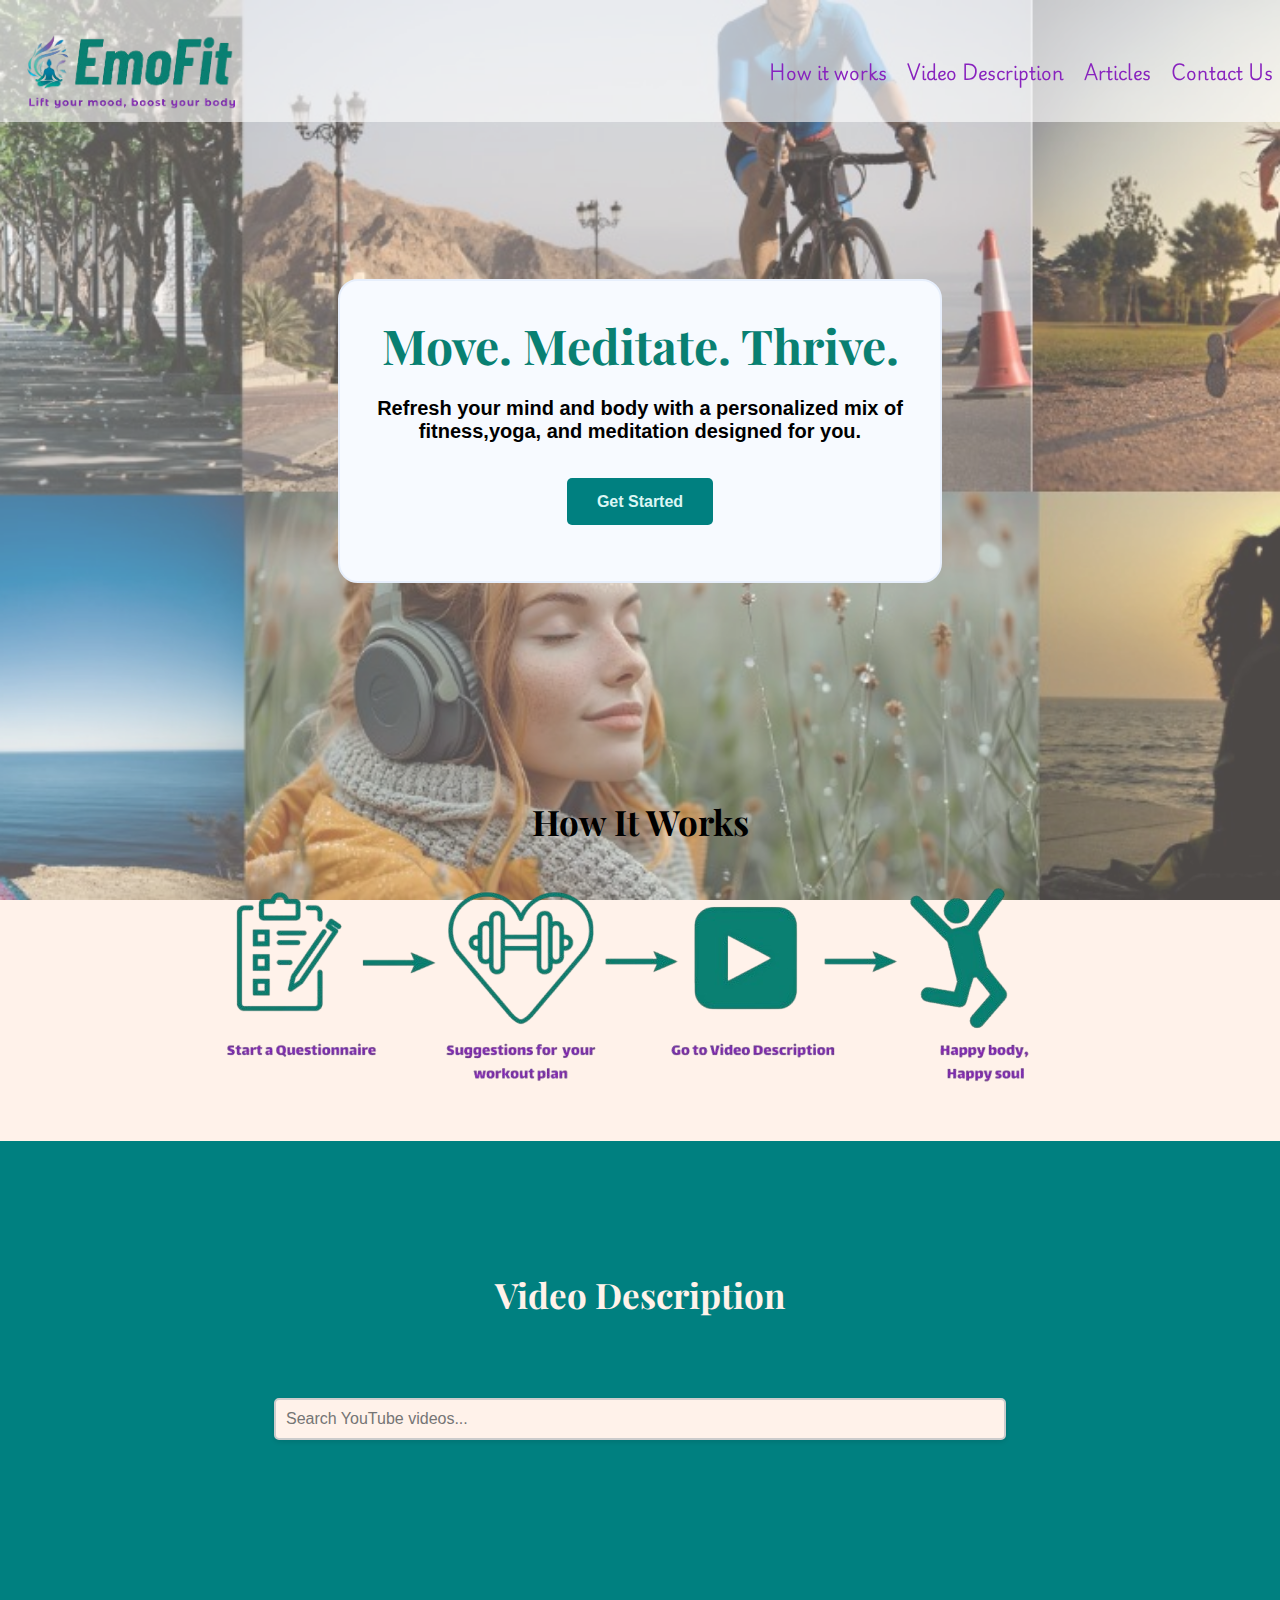
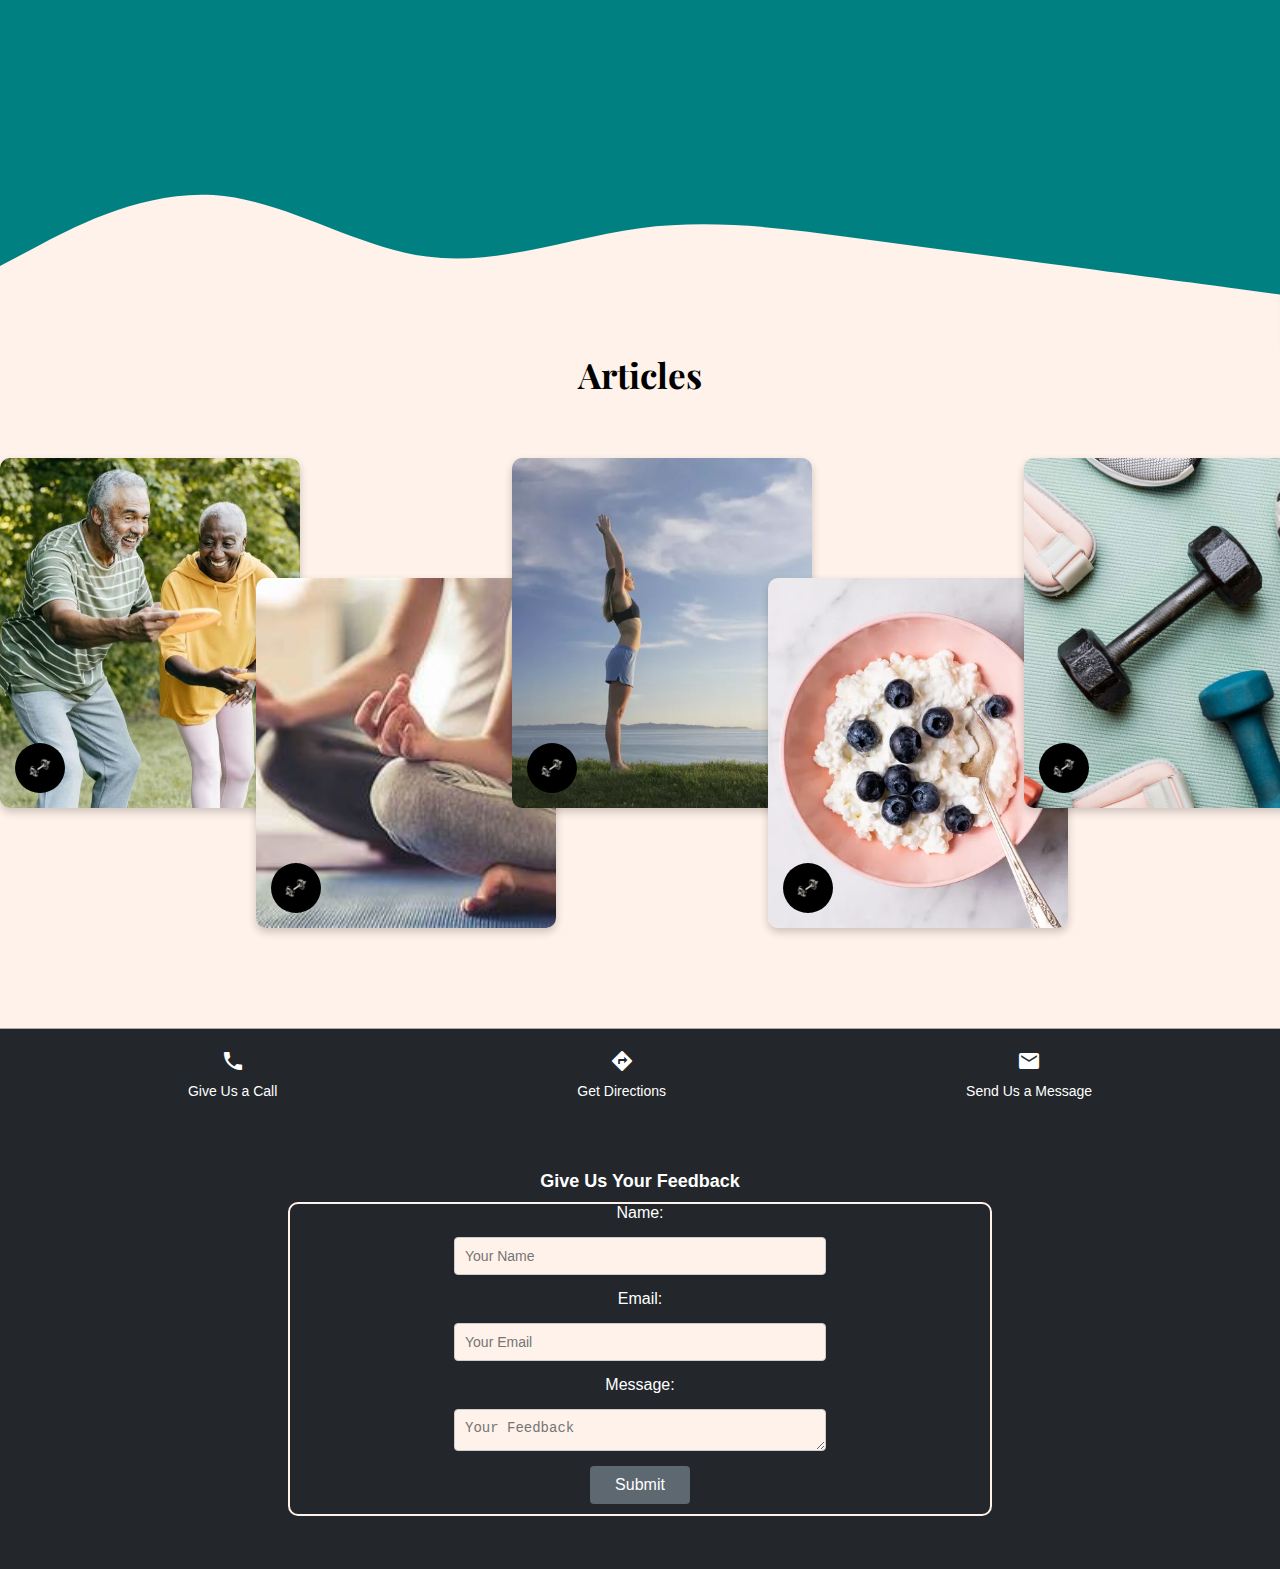
<file: index.html>
<!DOCTYPE html>
<html lang="en">

<head>
    <meta charset="UTF-8">
    <meta name="viewport" content="width=device-width, initial-scale=1.0">
    <title>EmoFit</title>
    <link rel="icon" href="static\image\icon.png">
    <link rel="stylesheet" href="static\css\style.css">
    <link href="https://fonts.googleapis.com/icon?family=Material+Icons" rel="stylesheet">
    <link rel="preconnect" href="https://fonts.googleapis.com">
    <link rel="preconnect" href="https://fonts.gstatic.com" crossorigin>
    <link href="https://fonts.googleapis.com/css2?family=Playfair+Display:ital,wght@0,400..900;1,400..900&display=swap"
        rel="stylesheet">
    <link rel="preconnect" href="https://fonts.googleapis.com">
    <link rel="preconnect" href="https://fonts.gstatic.com" crossorigin>
    <link href="https://fonts.googleapis.com/css2?family=Playwrite+DE+Grund:wght@100..400&display=swap"
        rel="stylesheet">
</head>

<body>
    <header>
        <div class="header-content">
            <img src="static\image\logo-removebg-preview.png" alt="Emofit logo" class="logo">
            <nav>
                <ul>
                    <li><a href="#work">How it works</a></li>
                    <li><a href="#video">Video Description</a></li>
                    <li><a href="#article">Articles</a></li>
                    <li><a href="#footer">Contact Us</a></li>
                </ul>
            </nav>

        </div>
    </header>

    <section class="hero">
        <div class="hero-text">
            <h1>Move. Meditate. Thrive.</h1>
            <p>
                Refresh your mind and body with a personalized mix of<br>fitness,yoga, and meditation designed for you.
            </p>
            <a href="https://moodbasedworkoutreccomendation.onrender.com" class="btn" id="getClassbtn">Get Started</a>
        </div>
    </section>
    <section class="working" id="work">
        <h2>How It Works</h2>
        <img src="static\image\working-removebg-preview.png" alt="Reload">
    </section>
    <section id="video">
        <div class="content">
            <h2>Video Description</h2>
            <form id="youtube-search-form">
                <input type="text" id="search-query" placeholder="Search YouTube videos..." autocomplete="off">

            </form>
            <div id="suggestions" class="suggestions"></div>
            <div id="results"></div>

            <script src="static\js\script.js"></script>
        </div>
        <svg class="wave-svg bottom" xmlns="http://www.w3.org/2000/svg" viewBox="0 0 1440 320">
            <path fill="#fff2ea" fill-opacity="1"
                d="M0,224L40,202.7C80,181,160,139,240,144C320,149,400,203,480,213.3C560,224,640,192,720,181.3C800,171,880,181,960,192C1040,203,1120,213,1200,224C1280,235,1360,245,1400,250.7L1440,256L1440,320L1400,320C1360,320,1280,320,1200,320C1120,320,1040,320,960,320C880,320,800,320,720,320C640,320,560,320,480,320C400,320,320,320,240,320C160,320,80,320,40,320L0,320Z">
            </path>
        </svg>
    </section>
    <h2 id="head">Articles</h2>
    <section id="article">
        <div class="card">
            <img src="static/image/a1.jpg" alt="Fitness Class 1">
            <div class="dumbbell-icon">
                <img src="static\image\dumbell-removebg-preview.png" alt="">
            </div>
            <div class="overlay">
                <a href="https://www.cdc.gov/physical-activity-basics/benefits/index.html">
                    <p>Benefits of Exercise</p>
                </a>
            </div>
        </div>
        <div class="card">
            <img src="static/image/a2.jpg" alt="Fitness Class 1">
            <div class="dumbbell-icon">
                <img src="static\image\dumbell-removebg-preview.png" alt="">
            </div>
            <div class="overlay">
                <a href="https://www.healthline.com/nutrition/12-benefits-of-meditation">
                    <p>Benefits of Meditation</p>
                </a>
            </div>
        </div>
        <div class="card">
            <img src="static/image/a3.jpg" alt="Fitness Class 1">
            <div class="dumbbell-icon">
                <img src="static\image\dumbell-removebg-preview.png" alt="">
            </div>
            <div class="overlay">
                <a href="https://www.verywellfit.com/top-health-benefits-of-yoga-3566733">
                    <p>Benefits of Yoga</p>
                </a>
            </div>
        </div>
        <div class="card">
            <img src="static/image/a4.jpg" alt="Fitness Class 1">
            <div class="dumbbell-icon">
                <img src="static\image\dumbell-removebg-preview.png" alt="">
            </div>
            <div class="overlay">
                <a href="https://www.verywellfit.com/why-you-need-nutrition-and-fitness-3121363">
                    <p>Healthy Diet</p>
                </a>
            </div>
        </div>
        <div class="card">
            <img src="static/image/a5.jpg" alt="Fitness Class 1">
            <div class="dumbbell-icon">
                <img src="static\image\dumbell-removebg-preview.png" alt="">
            </div>
            <div class="overlay">
                <a href="https://www.everydayhealth.com/fitness/guide/">
                    <p>Why to remain fit ?</p>
                </a>
            </div>
        </div>
    </section>
    <footer class="footer-icons" id="footer">
        <div class="icon-container">
            <div class="icon-item">
                <i class="material-icons">call</i>
                <span>Give Us a Call</span>
            </div>
            <div class="icon-item">
                <i class="material-icons">directions</i>
                <span>Get Directions</span>
            </div>
            <div class="icon-item">
                <i class="material-icons">email</i>
                <span>Send Us a Message</span>
            </div>
        </div>
        <div class="feedback-container"></div>
        <h3>Give Us Your Feedback</h3>
        <form action="#" method="post" class="feedback-form">
            <label for="name">Name:</label>
            <input type="text" id="name" name="name" placeholder="Your Name" required>

            <label for="email">Email:</label>
            <input type="email" id="email" name="email" placeholder="Your Email" required>

            <label for="message">Message:</label>
            <textarea id="message" name="message" placeholder="Your Feedback" rows="4" required></textarea>

            <button type="submit">Submit</button>
        </form>
        </div>
    </footer>
</body>

</html>
</file>
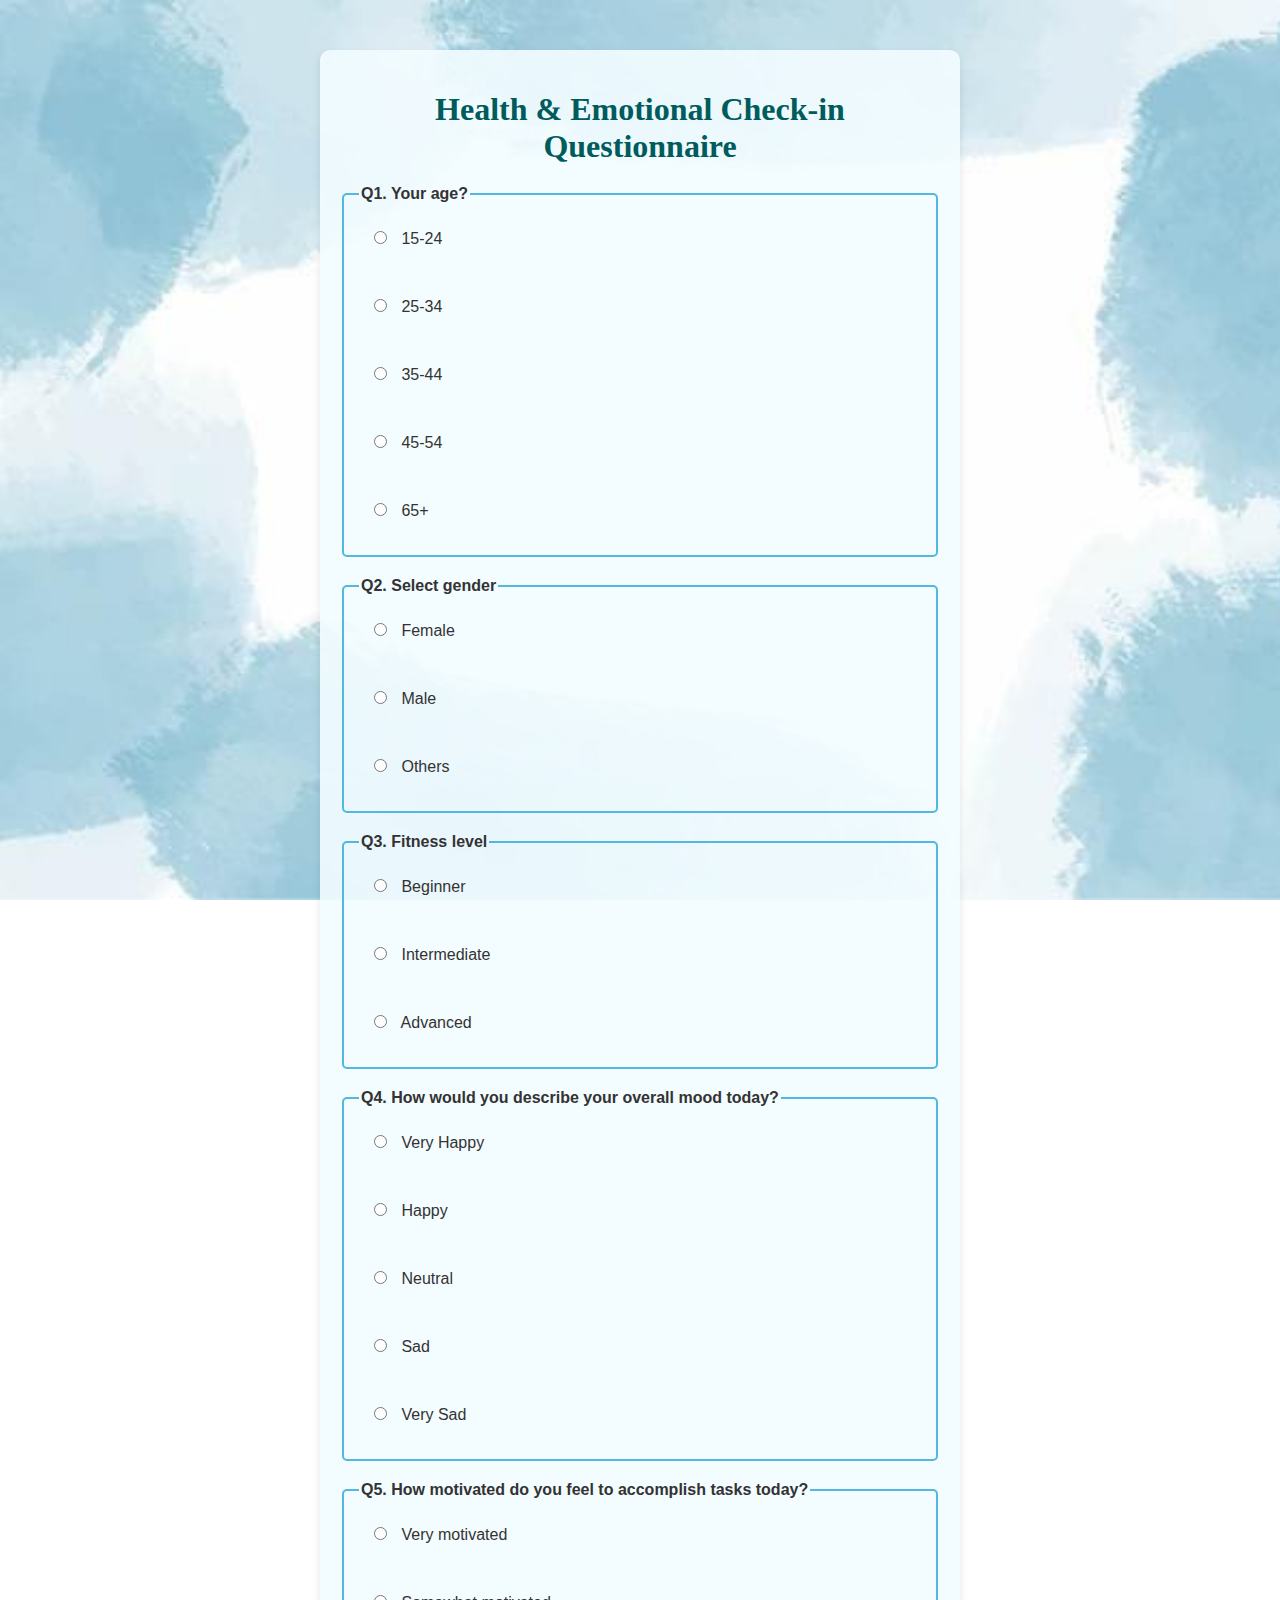
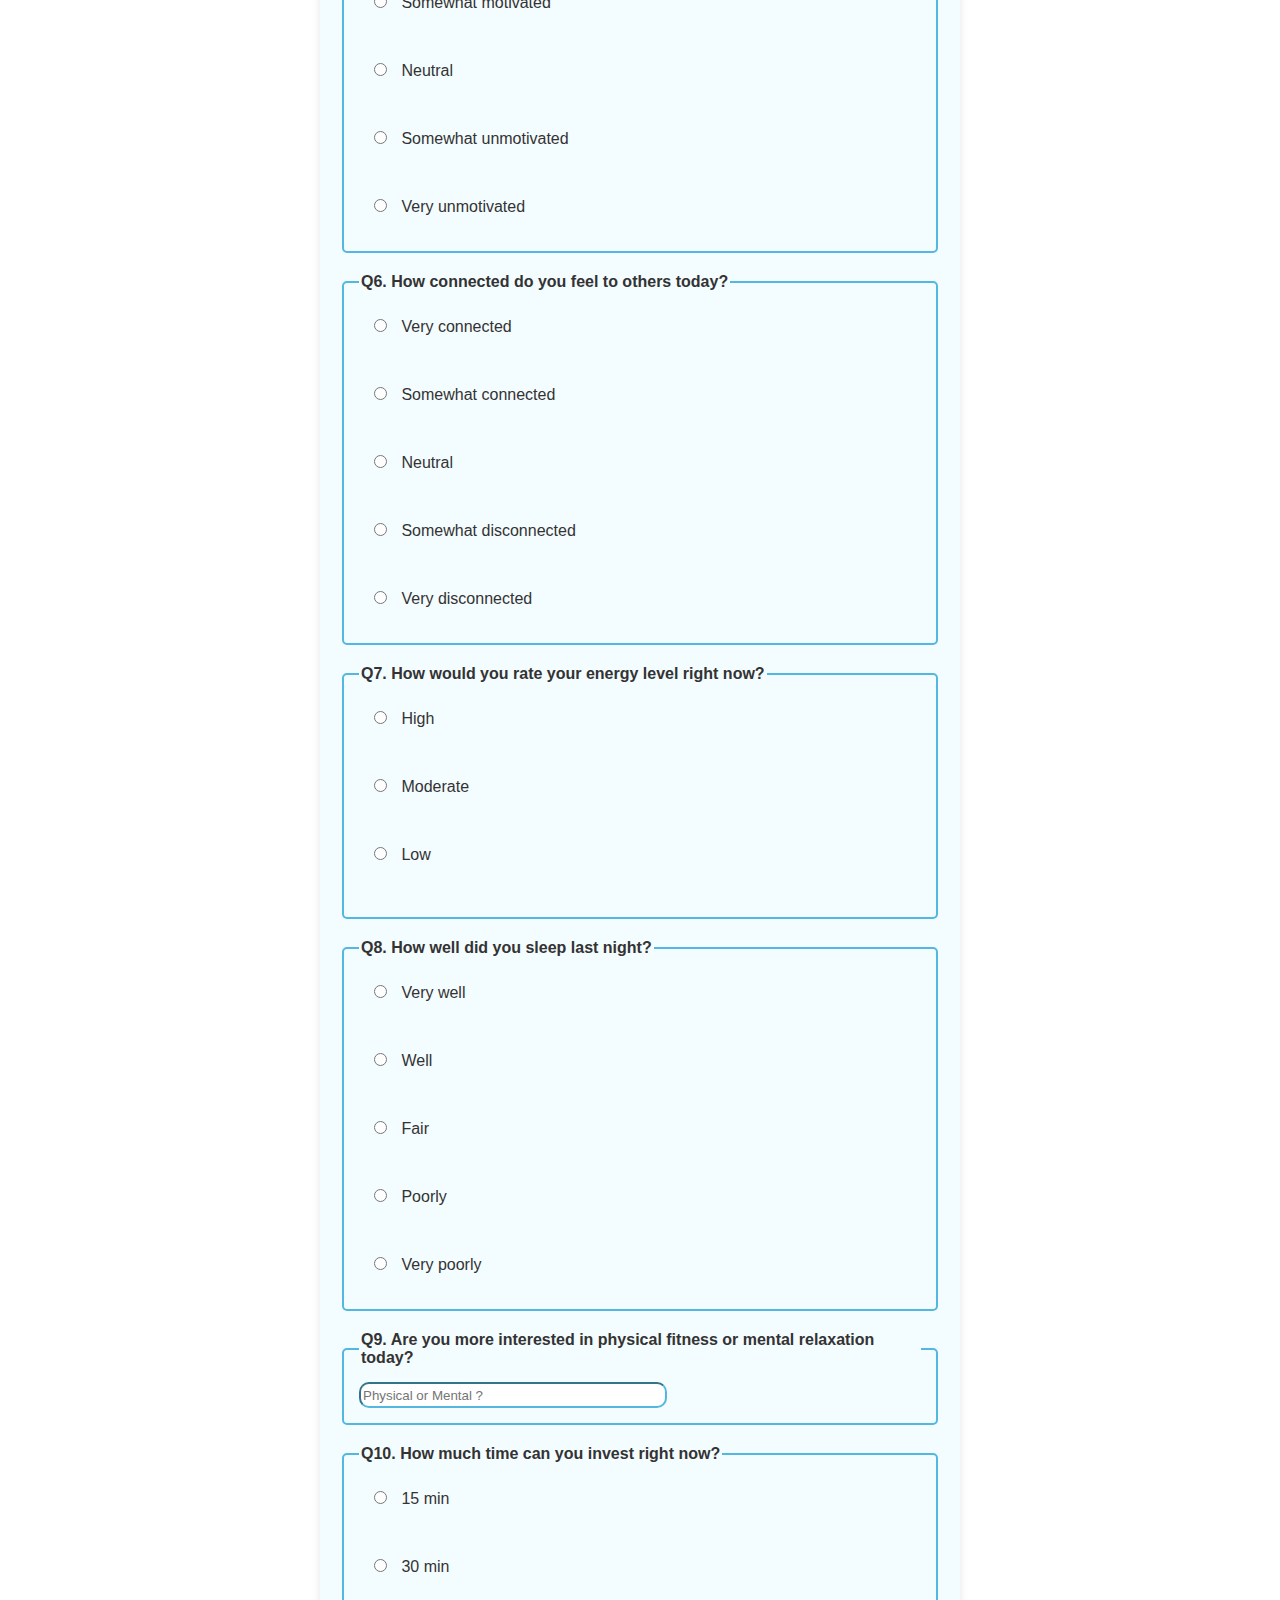
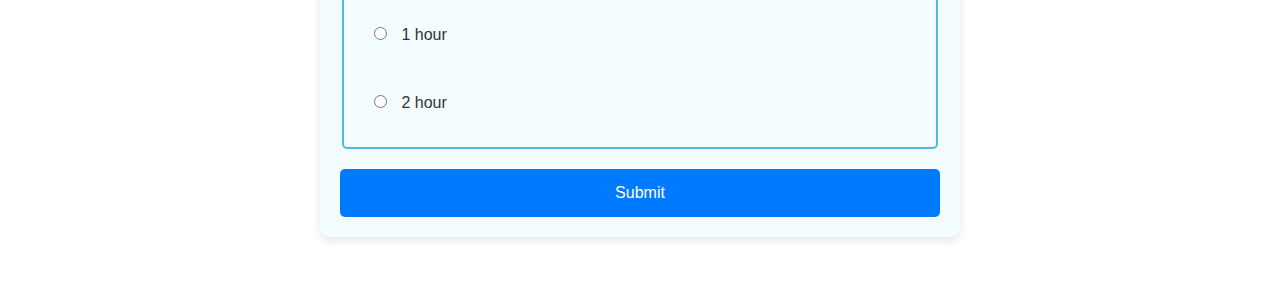
<file: templates/questionarrie.html>
<!DOCTYPE html>
<html lang="en">
<head>
    <meta charset="UTF-8">
    <meta name="viewport" content="width=device-width, initial-scale=1.0">
    <title>Questionnaire</title>
    <link rel="stylesheet" href="..\static\css\style2.css">
</head>
<body>
    <div class="container">
        <h1>Health & Emotional Check-in Questionnaire</h1>
        <form action="#" method="post" id="questionnaireForm">

            <!-- Q1: Your Age -->
            <fieldset>
                <legend>Q1. Your age?</legend>
                <label><input type="radio" name="age" value="15-24" required> 15-24</label><br>
                <label><input type="radio" name="age" value="25-34"> 25-34</label><br>
                <label><input type="radio" name="age" value="35-44"> 35-44</label><br>
                <label><input type="radio" name="age" value="45-54"> 45-54</label><br>
                <label><input type="radio" name="age" value="65+"> 65+</label>
            </fieldset>

            <!-- Q2: Gender -->
            <fieldset>
                <legend>Q2. Select gender</legend>
                <label><input type="radio" name="gender" value="female" required> Female</label><br>
                <label><input type="radio" name="gender" value="male"> Male</label><br>
                <label><input type="radio" name="gender" value="others"> Others</label>
            </fieldset>

            <!-- Q3: Fitness Level -->
            <fieldset>
                <legend>Q3. Fitness level</legend>
                <label><input type="radio" name="fitness" value="beginner" required> Beginner</label><br>
                <label><input type="radio" name="fitness" value="intermediate"> Intermediate</label><br>
                <label><input type="radio" name="fitness" value="advanced"> Advanced</label>
            </fieldset>

            <!-- Q4: Mood -->
            <fieldset>
                <legend>Q4. How would you describe your overall mood today?</legend>
                <label><input type="radio" name="mood" value="Very Happy" required> Very Happy</label><br>
                <label><input type="radio" name="mood" value="Happy"> Happy</label><br>
                <label><input type="radio" name="mood" value="Neutral"> Neutral</label><br>
                <label><input type="radio" name="mood" value="Sad"> Sad</label><br>
                <label><input type="radio" name="mood" value="Very Sad"> Very Sad</label>
            </fieldset>

            <!-- Q5: Motivation -->
            <fieldset>
                <legend>Q5. How motivated do you feel to accomplish tasks today?</legend>
                <label><input type="radio" name="motivation" value="Very motivated" required> Very motivated</label><br>
                <label><input type="radio" name="motivation" value="Somewhat motivated"> Somewhat motivated</label><br>
                <label><input type="radio" name="motivation" value="Neutral"> Neutral</label><br>
                <label><input type="radio" name="motivation" value="Somewhat unmotivated"> Somewhat unmotivated</label><br>
                <label><input type="radio" name="motivation" value="Very unmotivated"> Very unmotivated</label>
            </fieldset>

            <!-- Q6: Connectedness -->
            <fieldset>
                <legend>Q6. How connected do you feel to others today?</legend>
                <label><input type="radio" name="connectedness" value="Very connected" required> Very connected</label><br>
                <label><input type="radio" name="connectedness" value="Somewhat connected"> Somewhat connected</label><br>
                <label><input type="radio" name="connectedness" value="Neutral"> Neutral</label><br>
                <label><input type="radio" name="connectedness" value="Somewhat disconnected"> Somewhat disconnected</label><br>
                <label><input type="radio" name="connectedness" value="Very disconnected"> Very disconnected</label>
            </fieldset>

            <!-- Q7: Energy Level -->
            <fieldset>
                <legend>Q7. How would you rate your energy level right now?</legend>
                <label><input type="radio" name="energy" value="High"> High</label><br>
                <label><input type="radio" name="energy" value="Moderate"> Moderate</label><br>
                <label><input type="radio" name="energy" value="Low"> Low</label><br>
            </fieldset>

            <!-- Q8: Sleep Quality -->
            <fieldset>
                <legend>Q8. How well did you sleep last night?</legend>
                <label><input type="radio" name="sleep" value="Very well" required> Very well</label><br>
                <label><input type="radio" name="sleep" value="Well"> Well</label><br>
                <label><input type="radio" name="sleep" value="Fair"> Fair</label><br>
                <label><input type="radio" name="sleep" value="Poorly"> Poorly</label><br>
                <label><input type="radio" name="sleep" value="Very poorly"> Very poorly</label>
            </fieldset>

            <!-- Q9: Interest -->
            <fieldset>
                <legend>Q9. Are you more interested in physical fitness or mental relaxation today?</legend>
                <input type="text" name="interest" placeholder="Physical or Mental ?" required>
            </fieldset>

            <!-- Q10: Time Investment -->
            <fieldset>
                <legend>Q10. How much time can you invest right now?</legend>
                <label><input type="radio" name="time" value="15 min" required> 15 min</label><br>
                <label><input type="radio" name="time" value="30 min"> 30 min</label><br>
                <label><input type="radio" name="time" value="1 hour"> 1 hour</label><br>
                <label><input type="radio" name="time" value="2 hour"> 2 hour</label>
            </fieldset>

            <button type="submit">Submit</button>
        </form>
    </div>
</body>
</html>
</file>
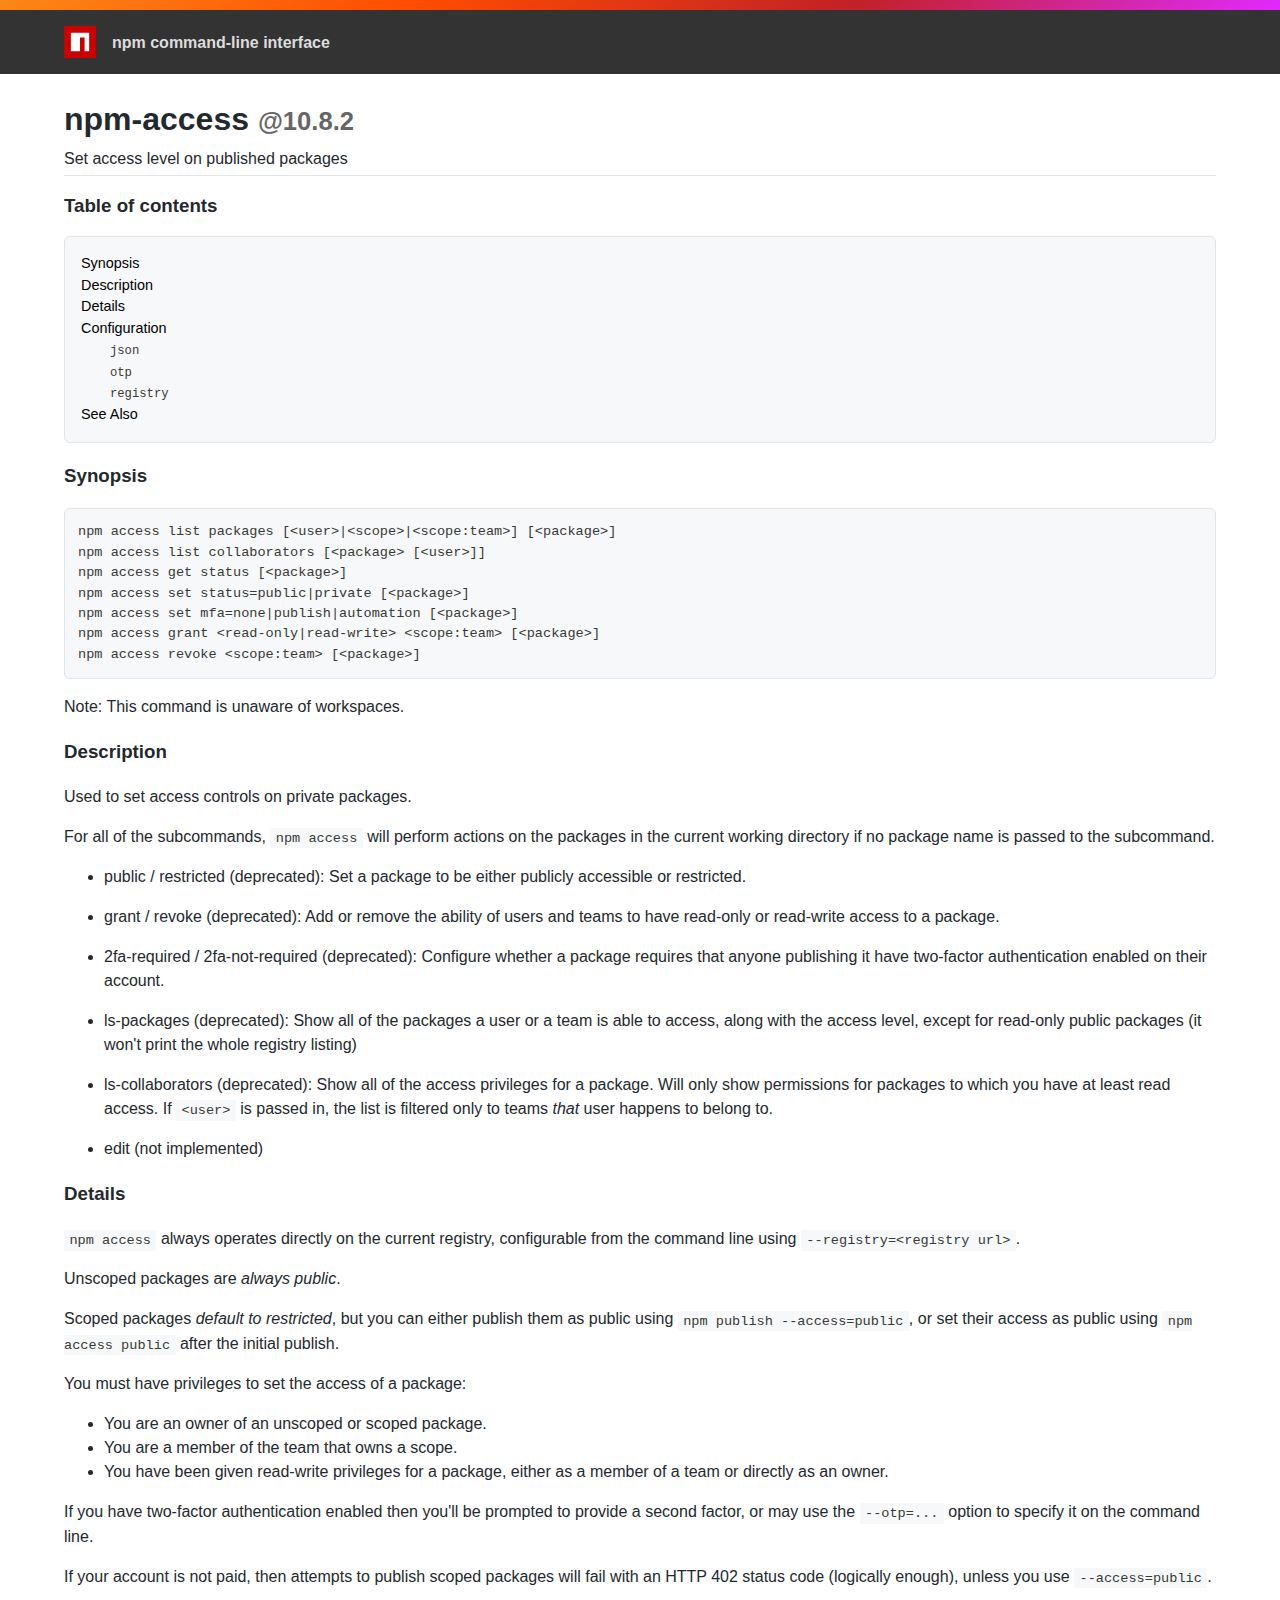
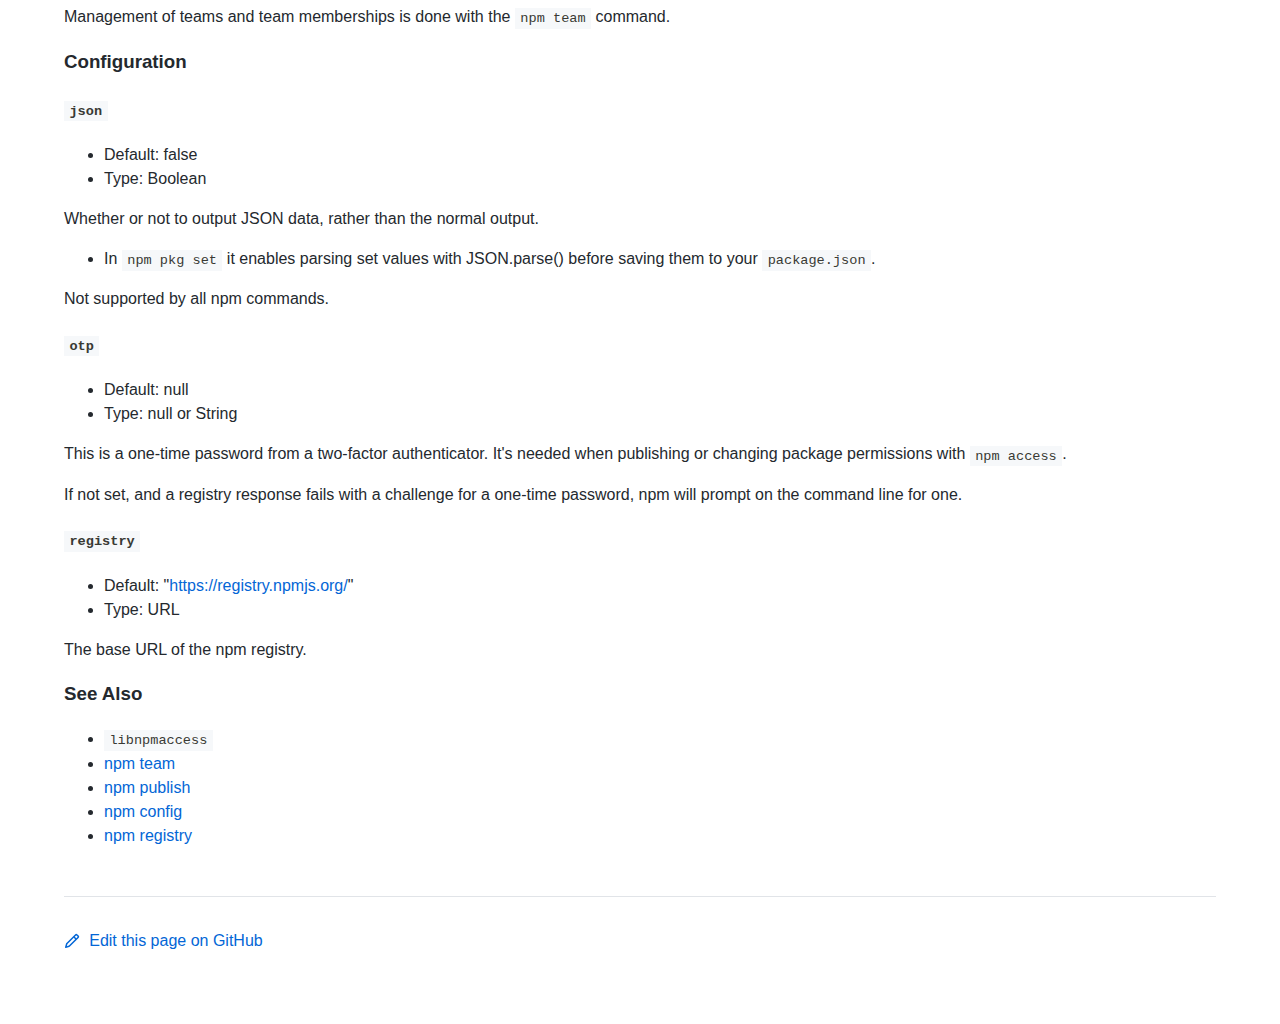
<file: nodejs/node_modules/npm/docs/output/commands/npm-access.html>
<!DOCTYPE html><html><head>
<meta charset="utf-8">
<title>npm-access</title>
<style>
body {
    background-color: #ffffff;
    color: #24292e;

    margin: 0;

    line-height: 1.5;

    font-family: -apple-system, BlinkMacSystemFont, "Segoe UI", Helvetica, Arial, sans-serif, "Apple Color Emoji", "Segoe UI Emoji";
}
#rainbar {
    height: 10px;
    background-image: linear-gradient(139deg, #fb8817, #ff4b01, #c12127, #e02aff);
}

a {
    text-decoration: none;
    color: #0366d6;
}
a:hover {
    text-decoration: underline;
}

pre {
    margin: 1em 0px;
    padding: 1em;
    border: solid 1px #e1e4e8;
    border-radius: 6px;

    display: block;
    overflow: auto;

    white-space: pre;

    background-color: #f6f8fa;
    color: #393a34;
}
code {
    font-family: SFMono-Regular, Consolas, "Liberation Mono", Menlo, Courier, monospace;
    font-size: 85%;
    padding: 0.2em 0.4em;
    background-color: #f6f8fa;
    color: #393a34;
}
pre > code {
    padding: 0;
    background-color: inherit;
    color: inherit;
}
h1, h2, h3 {
    font-weight: 600;
}

#logobar {
    background-color: #333333;
    margin: 0 auto;
    padding: 1em 4em;
}
#logobar .logo {
    float: left;
}
#logobar .title {
    font-weight: 600;
    color: #dddddd;
    float: left;
    margin: 5px 0 0 1em;
}
#logobar:after {
    content: "";
    display: block;
    clear: both;
}

#content {
    margin: 0 auto;
    padding: 0 4em;
}

#table_of_contents > h2 {
    font-size: 1.17em;
}
#table_of_contents ul:first-child {
    border: solid 1px #e1e4e8;
    border-radius: 6px;
    padding: 1em;
    background-color: #f6f8fa;
    color: #393a34;
}
#table_of_contents ul {
    list-style-type: none;
    padding-left: 1.5em;
}
#table_of_contents li {
    font-size: 0.9em;
}
#table_of_contents li a {
    color: #000000;
}

header.title {
    border-bottom: solid 1px #e1e4e8;
}
header.title > h1 {
    margin-bottom: 0.25em;
}
header.title > .description {
    display: block;
    margin-bottom: 0.5em;
    line-height: 1;
}

header.title .version {
    font-size: 0.8em;
    color: #666666;
}

footer#edit {
    border-top: solid 1px #e1e4e8;
    margin: 3em 0 4em 0;
    padding-top: 2em;
}
</style>
</head>
<body>
<div id="banner">
<div id="rainbar"></div>
<div id="logobar">
<svg class="logo" role="img" height="32" width="32" viewBox="0 0 700 700">
<polygon fill="#cb0000" points="0,700 700,700 700,0 0,0"></polygon>
<polygon fill="#ffffff" points="150,550 350,550 350,250 450,250 450,550 550,550 550,150 150,150"></polygon>
</svg>
<div class="title">
npm command-line interface
</div>
</div>
</div>

<section id="content">
<header class="title">
<h1 id="----npm-access----1082">
    <span>npm-access</span>
    <span class="version">@10.8.2</span>
</h1>
<span class="description">Set access level on published packages</span>
</header>

<section id="table_of_contents">
<h2 id="table-of-contents">Table of contents</h2>
<div id="_table_of_contents"><ul><li><a href="#synopsis">Synopsis</a></li><li><a href="#description">Description</a></li><li><a href="#details">Details</a></li><li><a href="#configuration">Configuration</a></li><ul><li><a href="#json"><code>json</code></a></li><li><a href="#otp"><code>otp</code></a></li><li><a href="#registry"><code>registry</code></a></li></ul><li><a href="#see-also">See Also</a></li></ul></div>
</section>

<div id="_content"><h3 id="synopsis">Synopsis</h3>
<pre><code class="language-bash">npm access list packages [&lt;user&gt;|&lt;scope&gt;|&lt;scope:team&gt;] [&lt;package&gt;]
npm access list collaborators [&lt;package&gt; [&lt;user&gt;]]
npm access get status [&lt;package&gt;]
npm access set status=public|private [&lt;package&gt;]
npm access set mfa=none|publish|automation [&lt;package&gt;]
npm access grant &lt;read-only|read-write&gt; &lt;scope:team&gt; [&lt;package&gt;]
npm access revoke &lt;scope:team&gt; [&lt;package&gt;]
</code></pre>
<p>Note: This command is unaware of workspaces.</p>
<h3 id="description">Description</h3>
<p>Used to set access controls on private packages.</p>
<p>For all of the subcommands, <code>npm access</code> will perform actions on the packages
in the current working directory if no package name is passed to the
subcommand.</p>
<ul>
<li>
<p>public / restricted (deprecated):
Set a package to be either publicly accessible or restricted.</p>
</li>
<li>
<p>grant / revoke (deprecated):
Add or remove the ability of users and teams to have read-only or read-write
access to a package.</p>
</li>
<li>
<p>2fa-required / 2fa-not-required (deprecated):
Configure whether a package requires that anyone publishing it have two-factor
authentication enabled on their account.</p>
</li>
<li>
<p>ls-packages (deprecated):
Show all of the packages a user or a team is able to access, along with the
access level, except for read-only public packages (it won't print the whole
registry listing)</p>
</li>
<li>
<p>ls-collaborators (deprecated):
Show all of the access privileges for a package. Will only show permissions
for packages to which you have at least read access. If <code>&lt;user&gt;</code> is passed in,
the list is filtered only to teams <em>that</em> user happens to belong to.</p>
</li>
<li>
<p>edit (not implemented)</p>
</li>
</ul>
<h3 id="details">Details</h3>
<p><code>npm access</code> always operates directly on the current registry, configurable
from the command line using <code>--registry=&lt;registry url&gt;</code>.</p>
<p>Unscoped packages are <em>always public</em>.</p>
<p>Scoped packages <em>default to restricted</em>, but you can either publish them as
public using <code>npm publish --access=public</code>, or set their access as public using
<code>npm access public</code> after the initial publish.</p>
<p>You must have privileges to set the access of a package:</p>
<ul>
<li>You are an owner of an unscoped or scoped package.</li>
<li>You are a member of the team that owns a scope.</li>
<li>You have been given read-write privileges for a package, either as a member
of a team or directly as an owner.</li>
</ul>
<p>If you have two-factor authentication enabled then you'll be prompted to provide a second factor, or may use the <code>--otp=...</code> option to specify it on
the command line.</p>
<p>If your account is not paid, then attempts to publish scoped packages will
fail with an HTTP 402 status code (logically enough), unless you use
<code>--access=public</code>.</p>
<p>Management of teams and team memberships is done with the <code>npm team</code> command.</p>
<h3 id="configuration">Configuration</h3>
<h4 id="json"><code>json</code></h4>
<ul>
<li>Default: false</li>
<li>Type: Boolean</li>
</ul>
<p>Whether or not to output JSON data, rather than the normal output.</p>
<ul>
<li>In <code>npm pkg set</code> it enables parsing set values with JSON.parse() before
saving them to your <code>package.json</code>.</li>
</ul>
<p>Not supported by all npm commands.</p>
<h4 id="otp"><code>otp</code></h4>
<ul>
<li>Default: null</li>
<li>Type: null or String</li>
</ul>
<p>This is a one-time password from a two-factor authenticator. It's needed
when publishing or changing package permissions with <code>npm access</code>.</p>
<p>If not set, and a registry response fails with a challenge for a one-time
password, npm will prompt on the command line for one.</p>
<h4 id="registry"><code>registry</code></h4>
<ul>
<li>Default: "<a href="https://registry.npmjs.org/">https://registry.npmjs.org/</a>"</li>
<li>Type: URL</li>
</ul>
<p>The base URL of the npm registry.</p>
<h3 id="see-also">See Also</h3>
<ul>
<li><a href="https://npm.im/libnpmaccess"><code>libnpmaccess</code></a></li>
<li><a href="../commands/npm-team.html">npm team</a></li>
<li><a href="../commands/npm-publish.html">npm publish</a></li>
<li><a href="../commands/npm-config.html">npm config</a></li>
<li><a href="../using-npm/registry.html">npm registry</a></li>
</ul></div>

<footer id="edit">
<a href="https://github.com/npm/cli/edit/latest/docs/content/commands/npm-access.md">
<svg role="img" viewBox="0 0 16 16" width="16" height="16" fill="currentcolor" style="vertical-align: text-bottom; margin-right: 0.3em;">
<path fill-rule="evenodd" d="M11.013 1.427a1.75 1.75 0 012.474 0l1.086 1.086a1.75 1.75 0 010 2.474l-8.61 8.61c-.21.21-.47.364-.756.445l-3.251.93a.75.75 0 01-.927-.928l.929-3.25a1.75 1.75 0 01.445-.758l8.61-8.61zm1.414 1.06a.25.25 0 00-.354 0L10.811 3.75l1.439 1.44 1.263-1.263a.25.25 0 000-.354l-1.086-1.086zM11.189 6.25L9.75 4.81l-6.286 6.287a.25.25 0 00-.064.108l-.558 1.953 1.953-.558a.249.249 0 00.108-.064l6.286-6.286z"></path>
</svg>
Edit this page on GitHub
</a>
</footer>
</section>



</body></html>
</file>
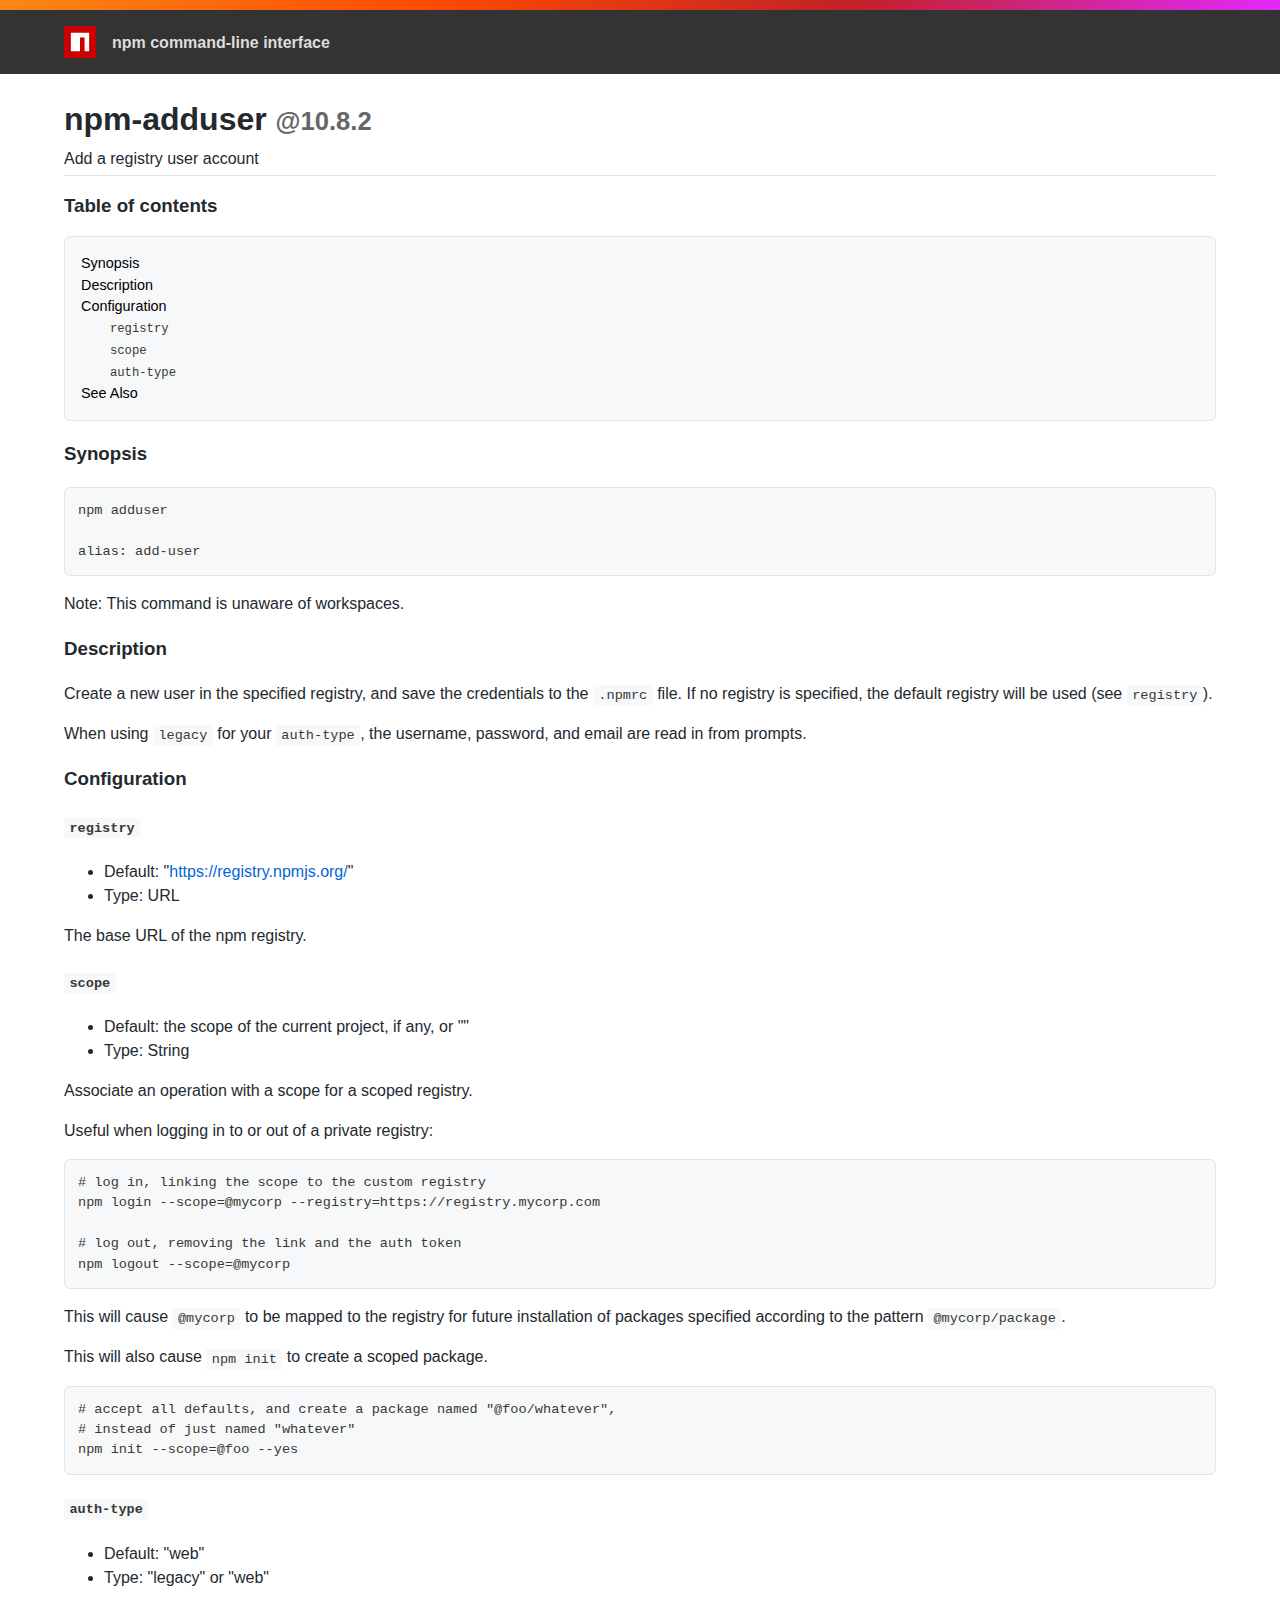
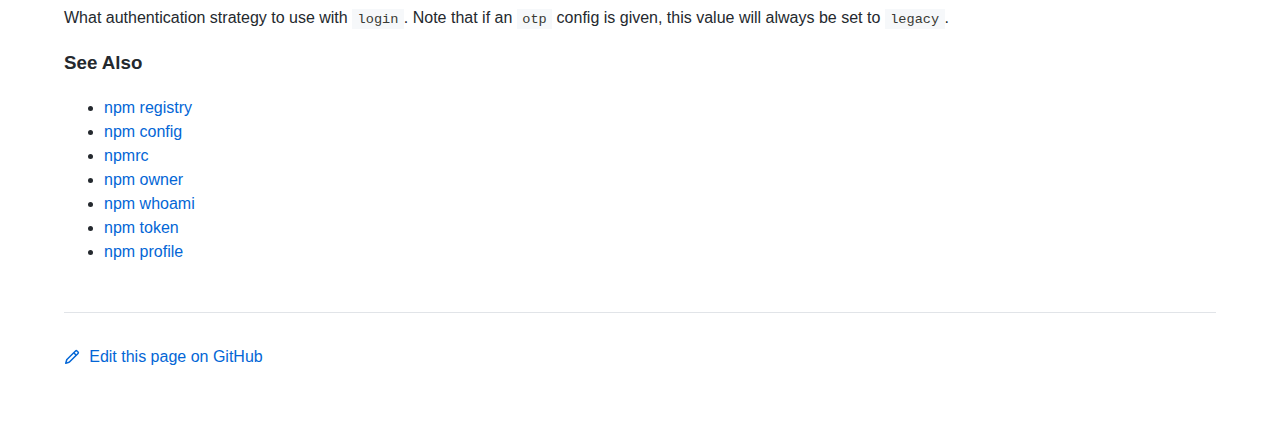
<file: nodejs/node_modules/npm/docs/output/commands/npm-adduser.html>
<!DOCTYPE html><html><head>
<meta charset="utf-8">
<title>npm-adduser</title>
<style>
body {
    background-color: #ffffff;
    color: #24292e;

    margin: 0;

    line-height: 1.5;

    font-family: -apple-system, BlinkMacSystemFont, "Segoe UI", Helvetica, Arial, sans-serif, "Apple Color Emoji", "Segoe UI Emoji";
}
#rainbar {
    height: 10px;
    background-image: linear-gradient(139deg, #fb8817, #ff4b01, #c12127, #e02aff);
}

a {
    text-decoration: none;
    color: #0366d6;
}
a:hover {
    text-decoration: underline;
}

pre {
    margin: 1em 0px;
    padding: 1em;
    border: solid 1px #e1e4e8;
    border-radius: 6px;

    display: block;
    overflow: auto;

    white-space: pre;

    background-color: #f6f8fa;
    color: #393a34;
}
code {
    font-family: SFMono-Regular, Consolas, "Liberation Mono", Menlo, Courier, monospace;
    font-size: 85%;
    padding: 0.2em 0.4em;
    background-color: #f6f8fa;
    color: #393a34;
}
pre > code {
    padding: 0;
    background-color: inherit;
    color: inherit;
}
h1, h2, h3 {
    font-weight: 600;
}

#logobar {
    background-color: #333333;
    margin: 0 auto;
    padding: 1em 4em;
}
#logobar .logo {
    float: left;
}
#logobar .title {
    font-weight: 600;
    color: #dddddd;
    float: left;
    margin: 5px 0 0 1em;
}
#logobar:after {
    content: "";
    display: block;
    clear: both;
}

#content {
    margin: 0 auto;
    padding: 0 4em;
}

#table_of_contents > h2 {
    font-size: 1.17em;
}
#table_of_contents ul:first-child {
    border: solid 1px #e1e4e8;
    border-radius: 6px;
    padding: 1em;
    background-color: #f6f8fa;
    color: #393a34;
}
#table_of_contents ul {
    list-style-type: none;
    padding-left: 1.5em;
}
#table_of_contents li {
    font-size: 0.9em;
}
#table_of_contents li a {
    color: #000000;
}

header.title {
    border-bottom: solid 1px #e1e4e8;
}
header.title > h1 {
    margin-bottom: 0.25em;
}
header.title > .description {
    display: block;
    margin-bottom: 0.5em;
    line-height: 1;
}

header.title .version {
    font-size: 0.8em;
    color: #666666;
}

footer#edit {
    border-top: solid 1px #e1e4e8;
    margin: 3em 0 4em 0;
    padding-top: 2em;
}
</style>
</head>
<body>
<div id="banner">
<div id="rainbar"></div>
<div id="logobar">
<svg class="logo" role="img" height="32" width="32" viewBox="0 0 700 700">
<polygon fill="#cb0000" points="0,700 700,700 700,0 0,0"></polygon>
<polygon fill="#ffffff" points="150,550 350,550 350,250 450,250 450,550 550,550 550,150 150,150"></polygon>
</svg>
<div class="title">
npm command-line interface
</div>
</div>
</div>

<section id="content">
<header class="title">
<h1 id="----npm-adduser----1082">
    <span>npm-adduser</span>
    <span class="version">@10.8.2</span>
</h1>
<span class="description">Add a registry user account</span>
</header>

<section id="table_of_contents">
<h2 id="table-of-contents">Table of contents</h2>
<div id="_table_of_contents"><ul><li><a href="#synopsis">Synopsis</a></li><li><a href="#description">Description</a></li><li><a href="#configuration">Configuration</a></li><ul><li><a href="#registry"><code>registry</code></a></li><li><a href="#scope"><code>scope</code></a></li><li><a href="#auth-type"><code>auth-type</code></a></li></ul><li><a href="#see-also">See Also</a></li></ul></div>
</section>

<div id="_content"><h3 id="synopsis">Synopsis</h3>
<pre><code class="language-bash">npm adduser

alias: add-user
</code></pre>
<p>Note: This command is unaware of workspaces.</p>
<h3 id="description">Description</h3>
<p>Create a new user in the specified registry, and save the credentials to
the <code>.npmrc</code> file. If no registry is specified, the default registry
will be used (see <a href="../using-npm/registry.html"><code>registry</code></a>).</p>
<p>When using <code>legacy</code> for your <code>auth-type</code>, the username, password, and
email are read in from prompts.</p>
<h3 id="configuration">Configuration</h3>
<h4 id="registry"><code>registry</code></h4>
<ul>
<li>Default: "<a href="https://registry.npmjs.org/">https://registry.npmjs.org/</a>"</li>
<li>Type: URL</li>
</ul>
<p>The base URL of the npm registry.</p>
<h4 id="scope"><code>scope</code></h4>
<ul>
<li>Default: the scope of the current project, if any, or ""</li>
<li>Type: String</li>
</ul>
<p>Associate an operation with a scope for a scoped registry.</p>
<p>Useful when logging in to or out of a private registry:</p>
<pre><code># log in, linking the scope to the custom registry
npm login --scope=@mycorp --registry=https://registry.mycorp.com

# log out, removing the link and the auth token
npm logout --scope=@mycorp
</code></pre>
<p>This will cause <code>@mycorp</code> to be mapped to the registry for future
installation of packages specified according to the pattern
<code>@mycorp/package</code>.</p>
<p>This will also cause <code>npm init</code> to create a scoped package.</p>
<pre><code># accept all defaults, and create a package named "@foo/whatever",
# instead of just named "whatever"
npm init --scope=@foo --yes
</code></pre>
<h4 id="auth-type"><code>auth-type</code></h4>
<ul>
<li>Default: "web"</li>
<li>Type: "legacy" or "web"</li>
</ul>
<p>What authentication strategy to use with <code>login</code>. Note that if an <code>otp</code>
config is given, this value will always be set to <code>legacy</code>.</p>
<h3 id="see-also">See Also</h3>
<ul>
<li><a href="../using-npm/registry.html">npm registry</a></li>
<li><a href="../commands/npm-config.html">npm config</a></li>
<li><a href="../configuring-npm/npmrc.html">npmrc</a></li>
<li><a href="../commands/npm-owner.html">npm owner</a></li>
<li><a href="../commands/npm-whoami.html">npm whoami</a></li>
<li><a href="../commands/npm-token.html">npm token</a></li>
<li><a href="../commands/npm-profile.html">npm profile</a></li>
</ul></div>

<footer id="edit">
<a href="https://github.com/npm/cli/edit/latest/docs/content/commands/npm-adduser.md">
<svg role="img" viewBox="0 0 16 16" width="16" height="16" fill="currentcolor" style="vertical-align: text-bottom; margin-right: 0.3em;">
<path fill-rule="evenodd" d="M11.013 1.427a1.75 1.75 0 012.474 0l1.086 1.086a1.75 1.75 0 010 2.474l-8.61 8.61c-.21.21-.47.364-.756.445l-3.251.93a.75.75 0 01-.927-.928l.929-3.25a1.75 1.75 0 01.445-.758l8.61-8.61zm1.414 1.06a.25.25 0 00-.354 0L10.811 3.75l1.439 1.44 1.263-1.263a.25.25 0 000-.354l-1.086-1.086zM11.189 6.25L9.75 4.81l-6.286 6.287a.25.25 0 00-.064.108l-.558 1.953 1.953-.558a.249.249 0 00.108-.064l6.286-6.286z"></path>
</svg>
Edit this page on GitHub
</a>
</footer>
</section>



</body></html>
</file>
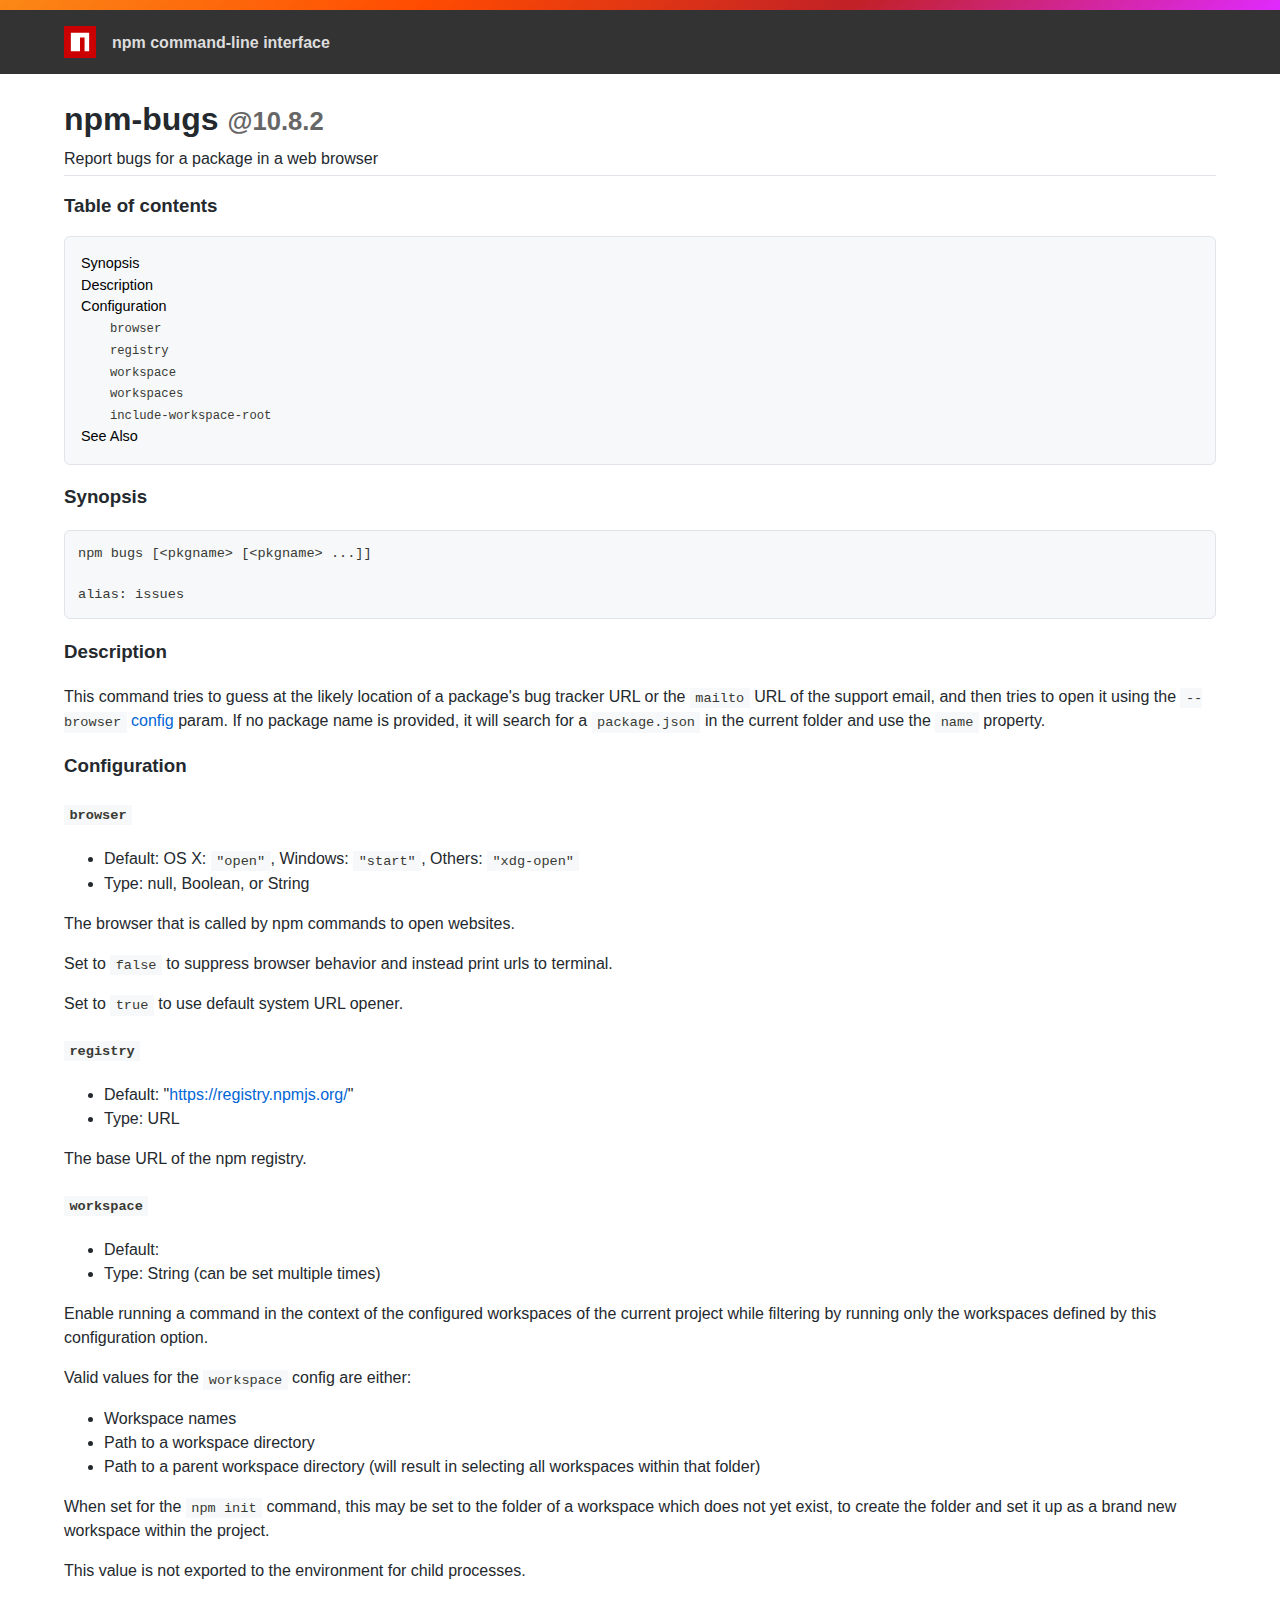
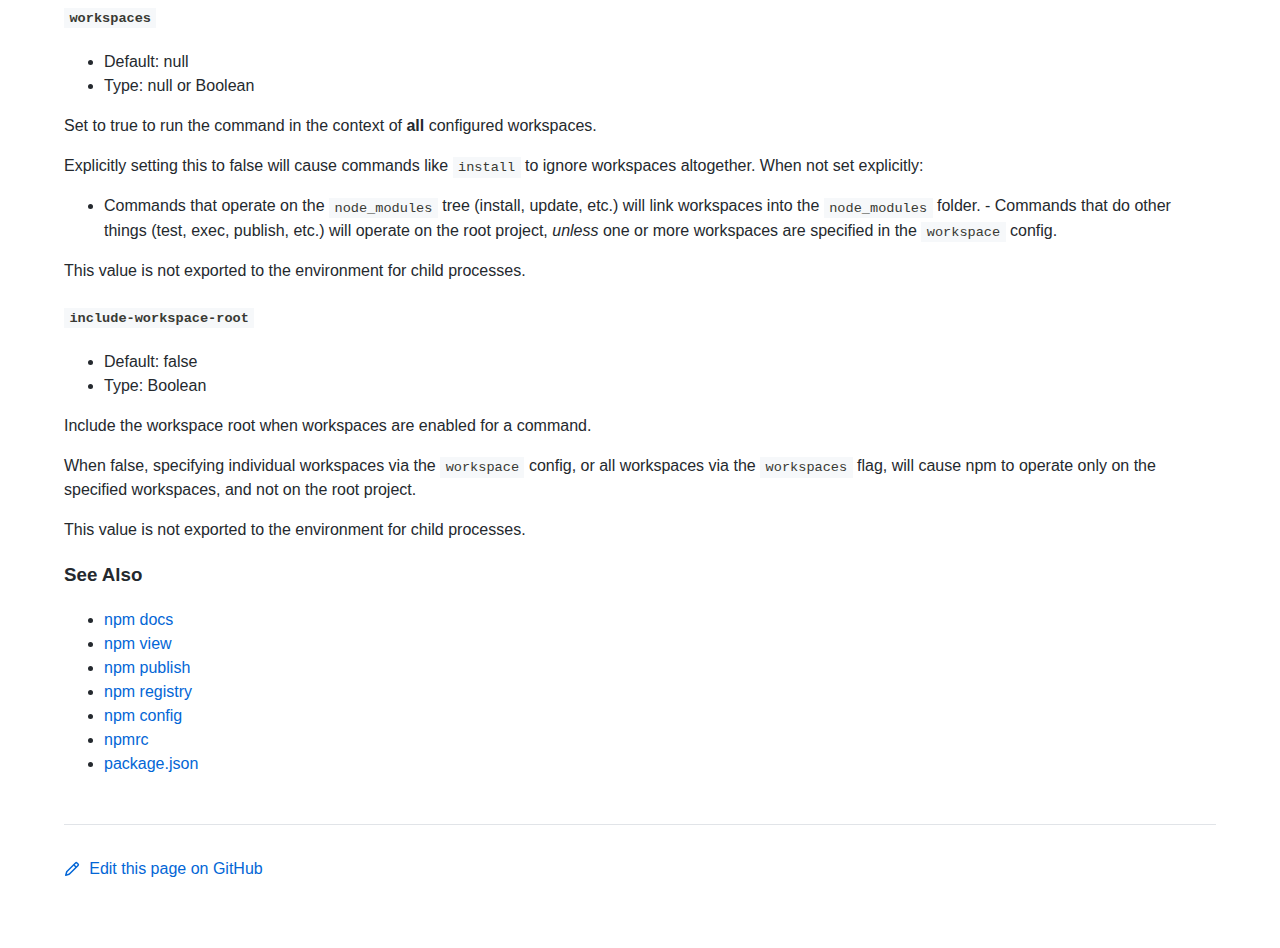
<file: nodejs/node_modules/npm/docs/output/commands/npm-bugs.html>
<!DOCTYPE html><html><head>
<meta charset="utf-8">
<title>npm-bugs</title>
<style>
body {
    background-color: #ffffff;
    color: #24292e;

    margin: 0;

    line-height: 1.5;

    font-family: -apple-system, BlinkMacSystemFont, "Segoe UI", Helvetica, Arial, sans-serif, "Apple Color Emoji", "Segoe UI Emoji";
}
#rainbar {
    height: 10px;
    background-image: linear-gradient(139deg, #fb8817, #ff4b01, #c12127, #e02aff);
}

a {
    text-decoration: none;
    color: #0366d6;
}
a:hover {
    text-decoration: underline;
}

pre {
    margin: 1em 0px;
    padding: 1em;
    border: solid 1px #e1e4e8;
    border-radius: 6px;

    display: block;
    overflow: auto;

    white-space: pre;

    background-color: #f6f8fa;
    color: #393a34;
}
code {
    font-family: SFMono-Regular, Consolas, "Liberation Mono", Menlo, Courier, monospace;
    font-size: 85%;
    padding: 0.2em 0.4em;
    background-color: #f6f8fa;
    color: #393a34;
}
pre > code {
    padding: 0;
    background-color: inherit;
    color: inherit;
}
h1, h2, h3 {
    font-weight: 600;
}

#logobar {
    background-color: #333333;
    margin: 0 auto;
    padding: 1em 4em;
}
#logobar .logo {
    float: left;
}
#logobar .title {
    font-weight: 600;
    color: #dddddd;
    float: left;
    margin: 5px 0 0 1em;
}
#logobar:after {
    content: "";
    display: block;
    clear: both;
}

#content {
    margin: 0 auto;
    padding: 0 4em;
}

#table_of_contents > h2 {
    font-size: 1.17em;
}
#table_of_contents ul:first-child {
    border: solid 1px #e1e4e8;
    border-radius: 6px;
    padding: 1em;
    background-color: #f6f8fa;
    color: #393a34;
}
#table_of_contents ul {
    list-style-type: none;
    padding-left: 1.5em;
}
#table_of_contents li {
    font-size: 0.9em;
}
#table_of_contents li a {
    color: #000000;
}

header.title {
    border-bottom: solid 1px #e1e4e8;
}
header.title > h1 {
    margin-bottom: 0.25em;
}
header.title > .description {
    display: block;
    margin-bottom: 0.5em;
    line-height: 1;
}

header.title .version {
    font-size: 0.8em;
    color: #666666;
}

footer#edit {
    border-top: solid 1px #e1e4e8;
    margin: 3em 0 4em 0;
    padding-top: 2em;
}
</style>
</head>
<body>
<div id="banner">
<div id="rainbar"></div>
<div id="logobar">
<svg class="logo" role="img" height="32" width="32" viewBox="0 0 700 700">
<polygon fill="#cb0000" points="0,700 700,700 700,0 0,0"></polygon>
<polygon fill="#ffffff" points="150,550 350,550 350,250 450,250 450,550 550,550 550,150 150,150"></polygon>
</svg>
<div class="title">
npm command-line interface
</div>
</div>
</div>

<section id="content">
<header class="title">
<h1 id="----npm-bugs----1082">
    <span>npm-bugs</span>
    <span class="version">@10.8.2</span>
</h1>
<span class="description">Report bugs for a package in a web browser</span>
</header>

<section id="table_of_contents">
<h2 id="table-of-contents">Table of contents</h2>
<div id="_table_of_contents"><ul><li><a href="#synopsis">Synopsis</a></li><li><a href="#description">Description</a></li><li><a href="#configuration">Configuration</a></li><ul><li><a href="#browser"><code>browser</code></a></li><li><a href="#registry"><code>registry</code></a></li><li><a href="#workspace"><code>workspace</code></a></li><li><a href="#workspaces"><code>workspaces</code></a></li><li><a href="#include-workspace-root"><code>include-workspace-root</code></a></li></ul><li><a href="#see-also">See Also</a></li></ul></div>
</section>

<div id="_content"><h3 id="synopsis">Synopsis</h3>
<pre><code class="language-bash">npm bugs [&lt;pkgname&gt; [&lt;pkgname&gt; ...]]

alias: issues
</code></pre>
<h3 id="description">Description</h3>
<p>This command tries to guess at the likely location of a package's bug
tracker URL or the <code>mailto</code> URL of the support email, and then tries to
open it using the <a href="../using-npm/config#browser.html"><code>--browser</code> config</a> param. If no
package name is provided, it will search for a <code>package.json</code> in the current
folder and use the <code>name</code> property.</p>
<h3 id="configuration">Configuration</h3>
<h4 id="browser"><code>browser</code></h4>
<ul>
<li>Default: OS X: <code>"open"</code>, Windows: <code>"start"</code>, Others: <code>"xdg-open"</code></li>
<li>Type: null, Boolean, or String</li>
</ul>
<p>The browser that is called by npm commands to open websites.</p>
<p>Set to <code>false</code> to suppress browser behavior and instead print urls to
terminal.</p>
<p>Set to <code>true</code> to use default system URL opener.</p>
<h4 id="registry"><code>registry</code></h4>
<ul>
<li>Default: "<a href="https://registry.npmjs.org/">https://registry.npmjs.org/</a>"</li>
<li>Type: URL</li>
</ul>
<p>The base URL of the npm registry.</p>
<h4 id="workspace"><code>workspace</code></h4>
<ul>
<li>Default:</li>
<li>Type: String (can be set multiple times)</li>
</ul>
<p>Enable running a command in the context of the configured workspaces of the
current project while filtering by running only the workspaces defined by
this configuration option.</p>
<p>Valid values for the <code>workspace</code> config are either:</p>
<ul>
<li>Workspace names</li>
<li>Path to a workspace directory</li>
<li>Path to a parent workspace directory (will result in selecting all
workspaces within that folder)</li>
</ul>
<p>When set for the <code>npm init</code> command, this may be set to the folder of a
workspace which does not yet exist, to create the folder and set it up as a
brand new workspace within the project.</p>
<p>This value is not exported to the environment for child processes.</p>
<h4 id="workspaces"><code>workspaces</code></h4>
<ul>
<li>Default: null</li>
<li>Type: null or Boolean</li>
</ul>
<p>Set to true to run the command in the context of <strong>all</strong> configured
workspaces.</p>
<p>Explicitly setting this to false will cause commands like <code>install</code> to
ignore workspaces altogether. When not set explicitly:</p>
<ul>
<li>Commands that operate on the <code>node_modules</code> tree (install, update, etc.)
will link workspaces into the <code>node_modules</code> folder. - Commands that do
other things (test, exec, publish, etc.) will operate on the root project,
<em>unless</em> one or more workspaces are specified in the <code>workspace</code> config.</li>
</ul>
<p>This value is not exported to the environment for child processes.</p>
<h4 id="include-workspace-root"><code>include-workspace-root</code></h4>
<ul>
<li>Default: false</li>
<li>Type: Boolean</li>
</ul>
<p>Include the workspace root when workspaces are enabled for a command.</p>
<p>When false, specifying individual workspaces via the <code>workspace</code> config, or
all workspaces via the <code>workspaces</code> flag, will cause npm to operate only on
the specified workspaces, and not on the root project.</p>
<p>This value is not exported to the environment for child processes.</p>
<h3 id="see-also">See Also</h3>
<ul>
<li><a href="../commands/npm-docs.html">npm docs</a></li>
<li><a href="../commands/npm-view.html">npm view</a></li>
<li><a href="../commands/npm-publish.html">npm publish</a></li>
<li><a href="../using-npm/registry.html">npm registry</a></li>
<li><a href="../commands/npm-config.html">npm config</a></li>
<li><a href="../configuring-npm/npmrc.html">npmrc</a></li>
<li><a href="../configuring-npm/package-json.html">package.json</a></li>
</ul></div>

<footer id="edit">
<a href="https://github.com/npm/cli/edit/latest/docs/content/commands/npm-bugs.md">
<svg role="img" viewBox="0 0 16 16" width="16" height="16" fill="currentcolor" style="vertical-align: text-bottom; margin-right: 0.3em;">
<path fill-rule="evenodd" d="M11.013 1.427a1.75 1.75 0 012.474 0l1.086 1.086a1.75 1.75 0 010 2.474l-8.61 8.61c-.21.21-.47.364-.756.445l-3.251.93a.75.75 0 01-.927-.928l.929-3.25a1.75 1.75 0 01.445-.758l8.61-8.61zm1.414 1.06a.25.25 0 00-.354 0L10.811 3.75l1.439 1.44 1.263-1.263a.25.25 0 000-.354l-1.086-1.086zM11.189 6.25L9.75 4.81l-6.286 6.287a.25.25 0 00-.064.108l-.558 1.953 1.953-.558a.249.249 0 00.108-.064l6.286-6.286z"></path>
</svg>
Edit this page on GitHub
</a>
</footer>
</section>



</body></html>
</file>
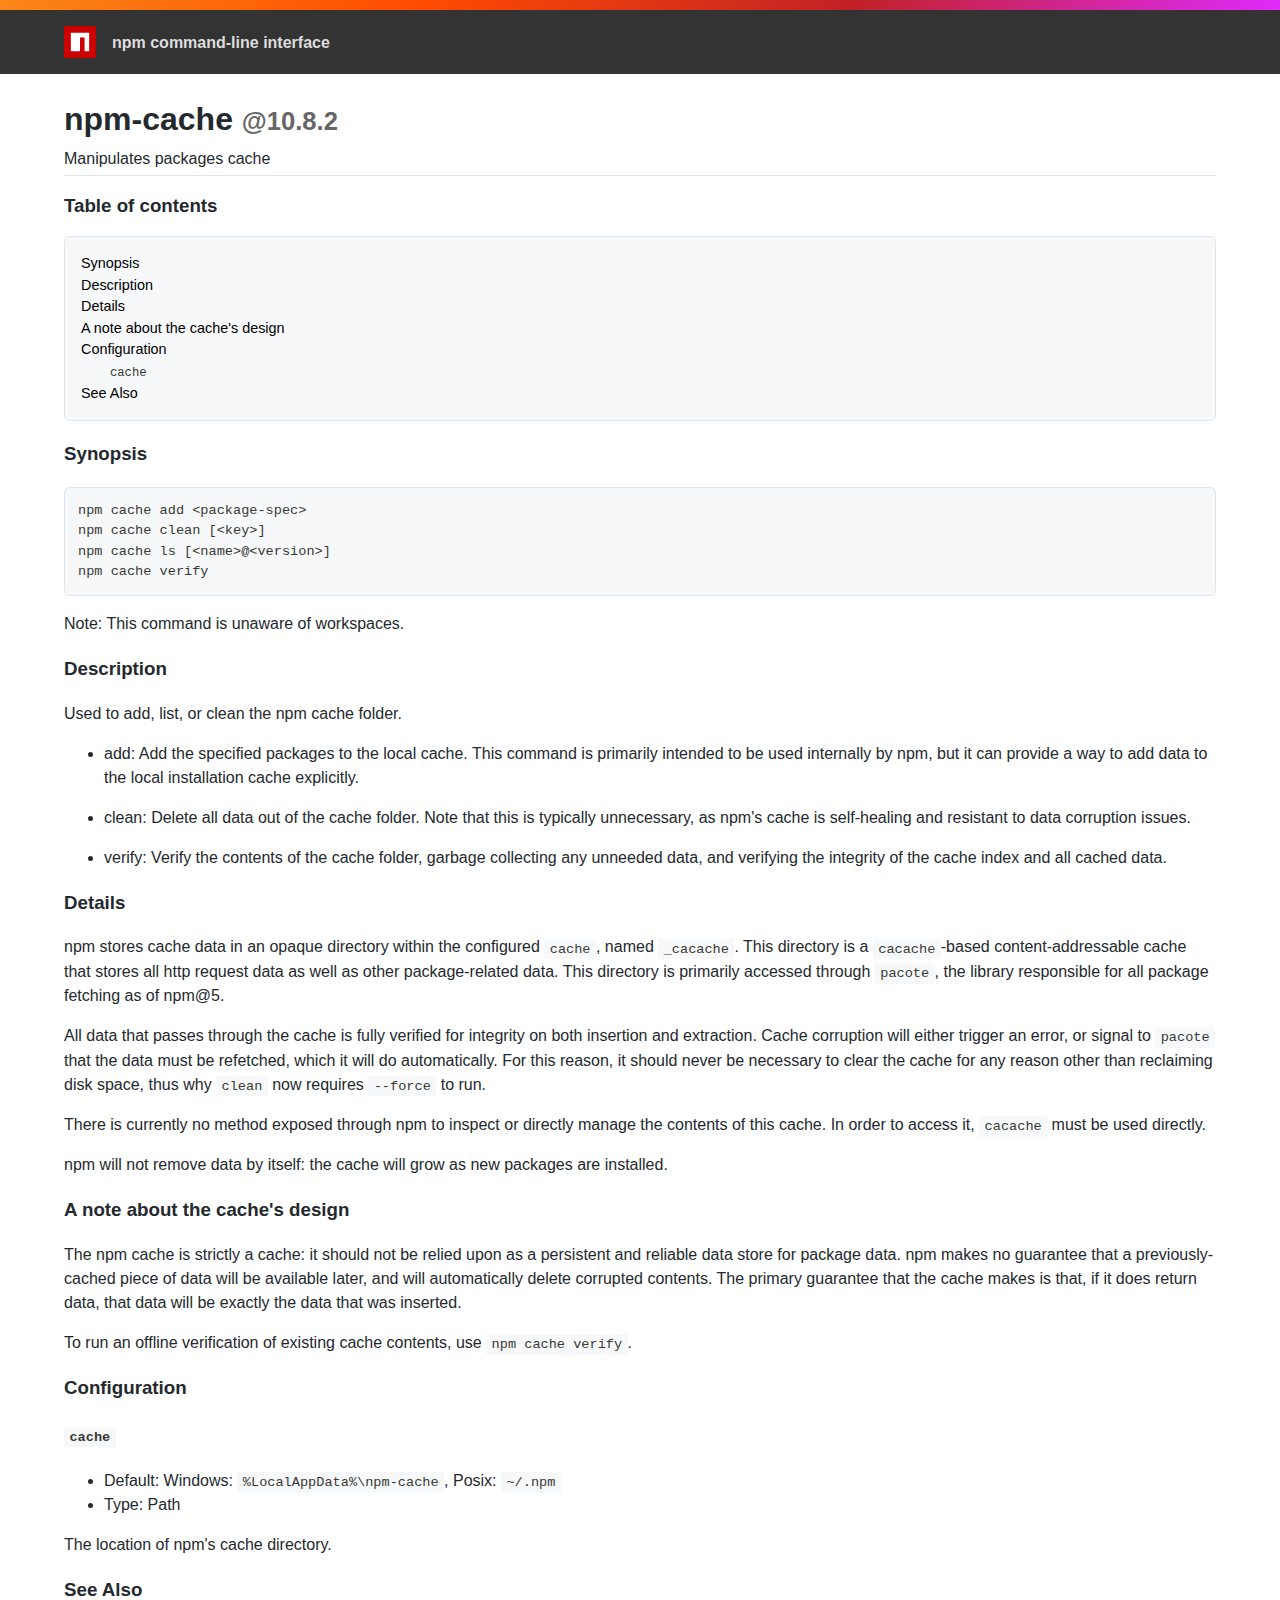
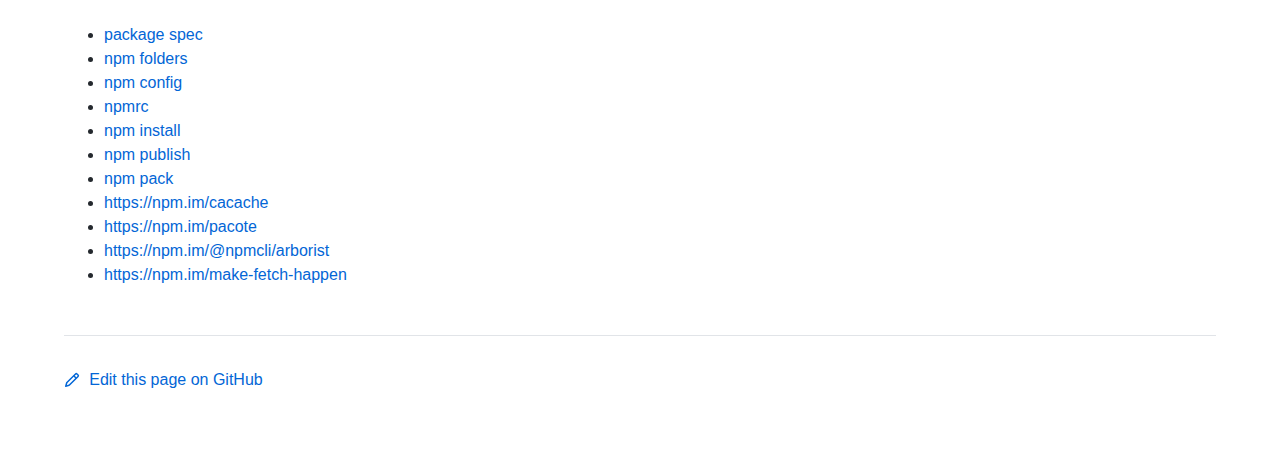
<file: nodejs/node_modules/npm/docs/output/commands/npm-cache.html>
<!DOCTYPE html><html><head>
<meta charset="utf-8">
<title>npm-cache</title>
<style>
body {
    background-color: #ffffff;
    color: #24292e;

    margin: 0;

    line-height: 1.5;

    font-family: -apple-system, BlinkMacSystemFont, "Segoe UI", Helvetica, Arial, sans-serif, "Apple Color Emoji", "Segoe UI Emoji";
}
#rainbar {
    height: 10px;
    background-image: linear-gradient(139deg, #fb8817, #ff4b01, #c12127, #e02aff);
}

a {
    text-decoration: none;
    color: #0366d6;
}
a:hover {
    text-decoration: underline;
}

pre {
    margin: 1em 0px;
    padding: 1em;
    border: solid 1px #e1e4e8;
    border-radius: 6px;

    display: block;
    overflow: auto;

    white-space: pre;

    background-color: #f6f8fa;
    color: #393a34;
}
code {
    font-family: SFMono-Regular, Consolas, "Liberation Mono", Menlo, Courier, monospace;
    font-size: 85%;
    padding: 0.2em 0.4em;
    background-color: #f6f8fa;
    color: #393a34;
}
pre > code {
    padding: 0;
    background-color: inherit;
    color: inherit;
}
h1, h2, h3 {
    font-weight: 600;
}

#logobar {
    background-color: #333333;
    margin: 0 auto;
    padding: 1em 4em;
}
#logobar .logo {
    float: left;
}
#logobar .title {
    font-weight: 600;
    color: #dddddd;
    float: left;
    margin: 5px 0 0 1em;
}
#logobar:after {
    content: "";
    display: block;
    clear: both;
}

#content {
    margin: 0 auto;
    padding: 0 4em;
}

#table_of_contents > h2 {
    font-size: 1.17em;
}
#table_of_contents ul:first-child {
    border: solid 1px #e1e4e8;
    border-radius: 6px;
    padding: 1em;
    background-color: #f6f8fa;
    color: #393a34;
}
#table_of_contents ul {
    list-style-type: none;
    padding-left: 1.5em;
}
#table_of_contents li {
    font-size: 0.9em;
}
#table_of_contents li a {
    color: #000000;
}

header.title {
    border-bottom: solid 1px #e1e4e8;
}
header.title > h1 {
    margin-bottom: 0.25em;
}
header.title > .description {
    display: block;
    margin-bottom: 0.5em;
    line-height: 1;
}

header.title .version {
    font-size: 0.8em;
    color: #666666;
}

footer#edit {
    border-top: solid 1px #e1e4e8;
    margin: 3em 0 4em 0;
    padding-top: 2em;
}
</style>
</head>
<body>
<div id="banner">
<div id="rainbar"></div>
<div id="logobar">
<svg class="logo" role="img" height="32" width="32" viewBox="0 0 700 700">
<polygon fill="#cb0000" points="0,700 700,700 700,0 0,0"></polygon>
<polygon fill="#ffffff" points="150,550 350,550 350,250 450,250 450,550 550,550 550,150 150,150"></polygon>
</svg>
<div class="title">
npm command-line interface
</div>
</div>
</div>

<section id="content">
<header class="title">
<h1 id="----npm-cache----1082">
    <span>npm-cache</span>
    <span class="version">@10.8.2</span>
</h1>
<span class="description">Manipulates packages cache</span>
</header>

<section id="table_of_contents">
<h2 id="table-of-contents">Table of contents</h2>
<div id="_table_of_contents"><ul><li><a href="#synopsis">Synopsis</a></li><li><a href="#description">Description</a></li><li><a href="#details">Details</a></li><li><a href="#a-note-about-the-caches-design">A note about the cache's design</a></li><li><a href="#configuration">Configuration</a></li><ul><li><a href="#cache"><code>cache</code></a></li></ul><li><a href="#see-also">See Also</a></li></ul></div>
</section>

<div id="_content"><h3 id="synopsis">Synopsis</h3>
<pre><code class="language-bash">npm cache add &lt;package-spec&gt;
npm cache clean [&lt;key&gt;]
npm cache ls [&lt;name&gt;@&lt;version&gt;]
npm cache verify
</code></pre>
<p>Note: This command is unaware of workspaces.</p>
<h3 id="description">Description</h3>
<p>Used to add, list, or clean the npm cache folder.</p>
<ul>
<li>
<p>add:
Add the specified packages to the local cache.  This command is primarily
intended to be used internally by npm, but it can provide a way to
add data to the local installation cache explicitly.</p>
</li>
<li>
<p>clean:
Delete all data out of the cache folder.  Note that this is typically
unnecessary, as npm's cache is self-healing and resistant to data
corruption issues.</p>
</li>
<li>
<p>verify:
Verify the contents of the cache folder, garbage collecting any unneeded
data, and verifying the integrity of the cache index and all cached data.</p>
</li>
</ul>
<h3 id="details">Details</h3>
<p>npm stores cache data in an opaque directory within the configured <code>cache</code>,
named <code>_cacache</code>. This directory is a
<a href="http://npm.im/cacache"><code>cacache</code></a>-based content-addressable cache that
stores all http request data as well as other package-related data. This
directory is primarily accessed through <code>pacote</code>, the library responsible
for all package fetching as of npm@5.</p>
<p>All data that passes through the cache is fully verified for integrity on
both insertion and extraction. Cache corruption will either trigger an
error, or signal to <code>pacote</code> that the data must be refetched, which it will
do automatically. For this reason, it should never be necessary to clear
the cache for any reason other than reclaiming disk space, thus why <code>clean</code>
now requires <code>--force</code> to run.</p>
<p>There is currently no method exposed through npm to inspect or directly
manage the contents of this cache. In order to access it, <code>cacache</code> must be
used directly.</p>
<p>npm will not remove data by itself: the cache will grow as new packages are
installed.</p>
<h3 id="a-note-about-the-caches-design">A note about the cache's design</h3>
<p>The npm cache is strictly a cache: it should not be relied upon as a
persistent and reliable data store for package data. npm makes no guarantee
that a previously-cached piece of data will be available later, and will
automatically delete corrupted contents. The primary guarantee that the
cache makes is that, if it does return data, that data will be exactly the
data that was inserted.</p>
<p>To run an offline verification of existing cache contents, use <code>npm cache verify</code>.</p>
<h3 id="configuration">Configuration</h3>
<h4 id="cache"><code>cache</code></h4>
<ul>
<li>Default: Windows: <code>%LocalAppData%\npm-cache</code>, Posix: <code>~/.npm</code></li>
<li>Type: Path</li>
</ul>
<p>The location of npm's cache directory.</p>
<h3 id="see-also">See Also</h3>
<ul>
<li><a href="../using-npm/package-spec.html">package spec</a></li>
<li><a href="../configuring-npm/folders.html">npm folders</a></li>
<li><a href="../commands/npm-config.html">npm config</a></li>
<li><a href="../configuring-npm/npmrc.html">npmrc</a></li>
<li><a href="../commands/npm-install.html">npm install</a></li>
<li><a href="../commands/npm-publish.html">npm publish</a></li>
<li><a href="../commands/npm-pack.html">npm pack</a></li>
<li><a href="https://npm.im/cacache">https://npm.im/cacache</a></li>
<li><a href="https://npm.im/pacote">https://npm.im/pacote</a></li>
<li><a href="https://npm.im/@npmcli/arborist">https://npm.im/@npmcli/arborist</a></li>
<li><a href="https://npm.im/make-fetch-happen">https://npm.im/make-fetch-happen</a></li>
</ul></div>

<footer id="edit">
<a href="https://github.com/npm/cli/edit/latest/docs/content/commands/npm-cache.md">
<svg role="img" viewBox="0 0 16 16" width="16" height="16" fill="currentcolor" style="vertical-align: text-bottom; margin-right: 0.3em;">
<path fill-rule="evenodd" d="M11.013 1.427a1.75 1.75 0 012.474 0l1.086 1.086a1.75 1.75 0 010 2.474l-8.61 8.61c-.21.21-.47.364-.756.445l-3.251.93a.75.75 0 01-.927-.928l.929-3.25a1.75 1.75 0 01.445-.758l8.61-8.61zm1.414 1.06a.25.25 0 00-.354 0L10.811 3.75l1.439 1.44 1.263-1.263a.25.25 0 000-.354l-1.086-1.086zM11.189 6.25L9.75 4.81l-6.286 6.287a.25.25 0 00-.064.108l-.558 1.953 1.953-.558a.249.249 0 00.108-.064l6.286-6.286z"></path>
</svg>
Edit this page on GitHub
</a>
</footer>
</section>



</body></html>
</file>
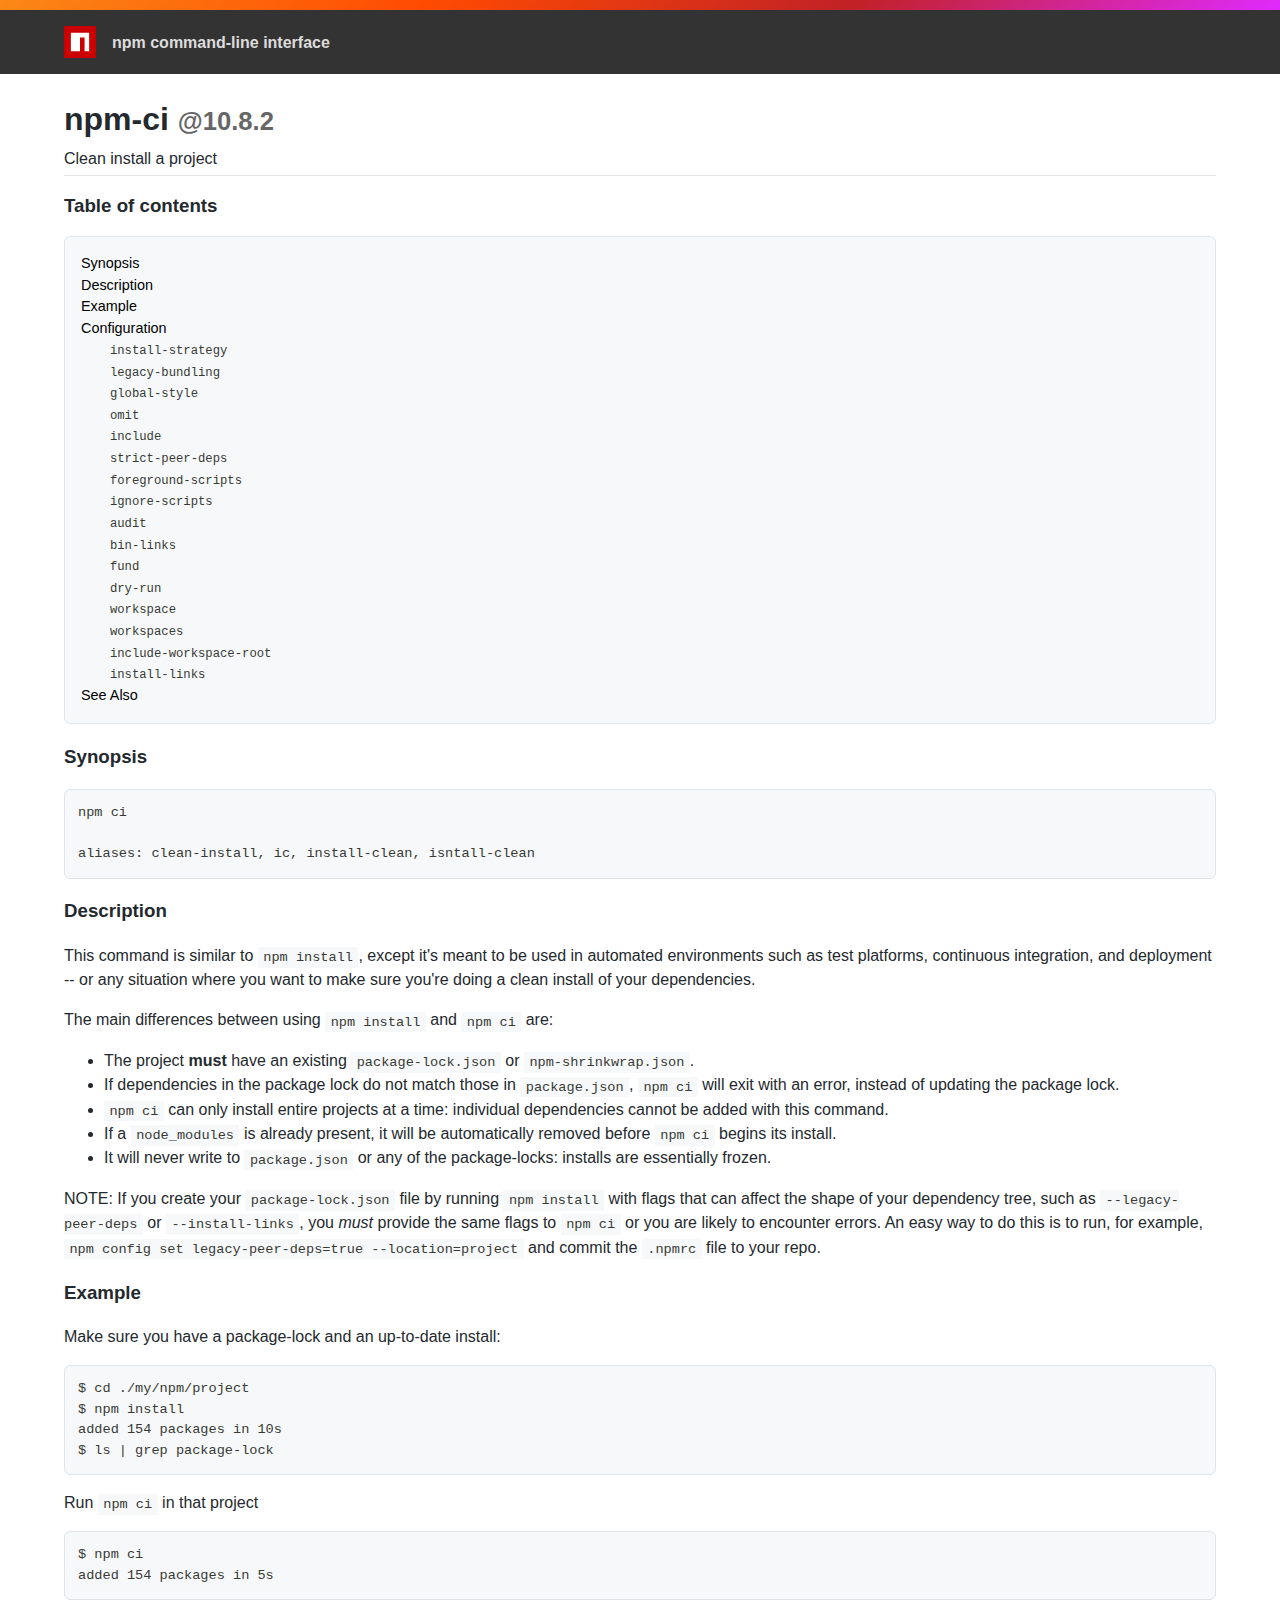
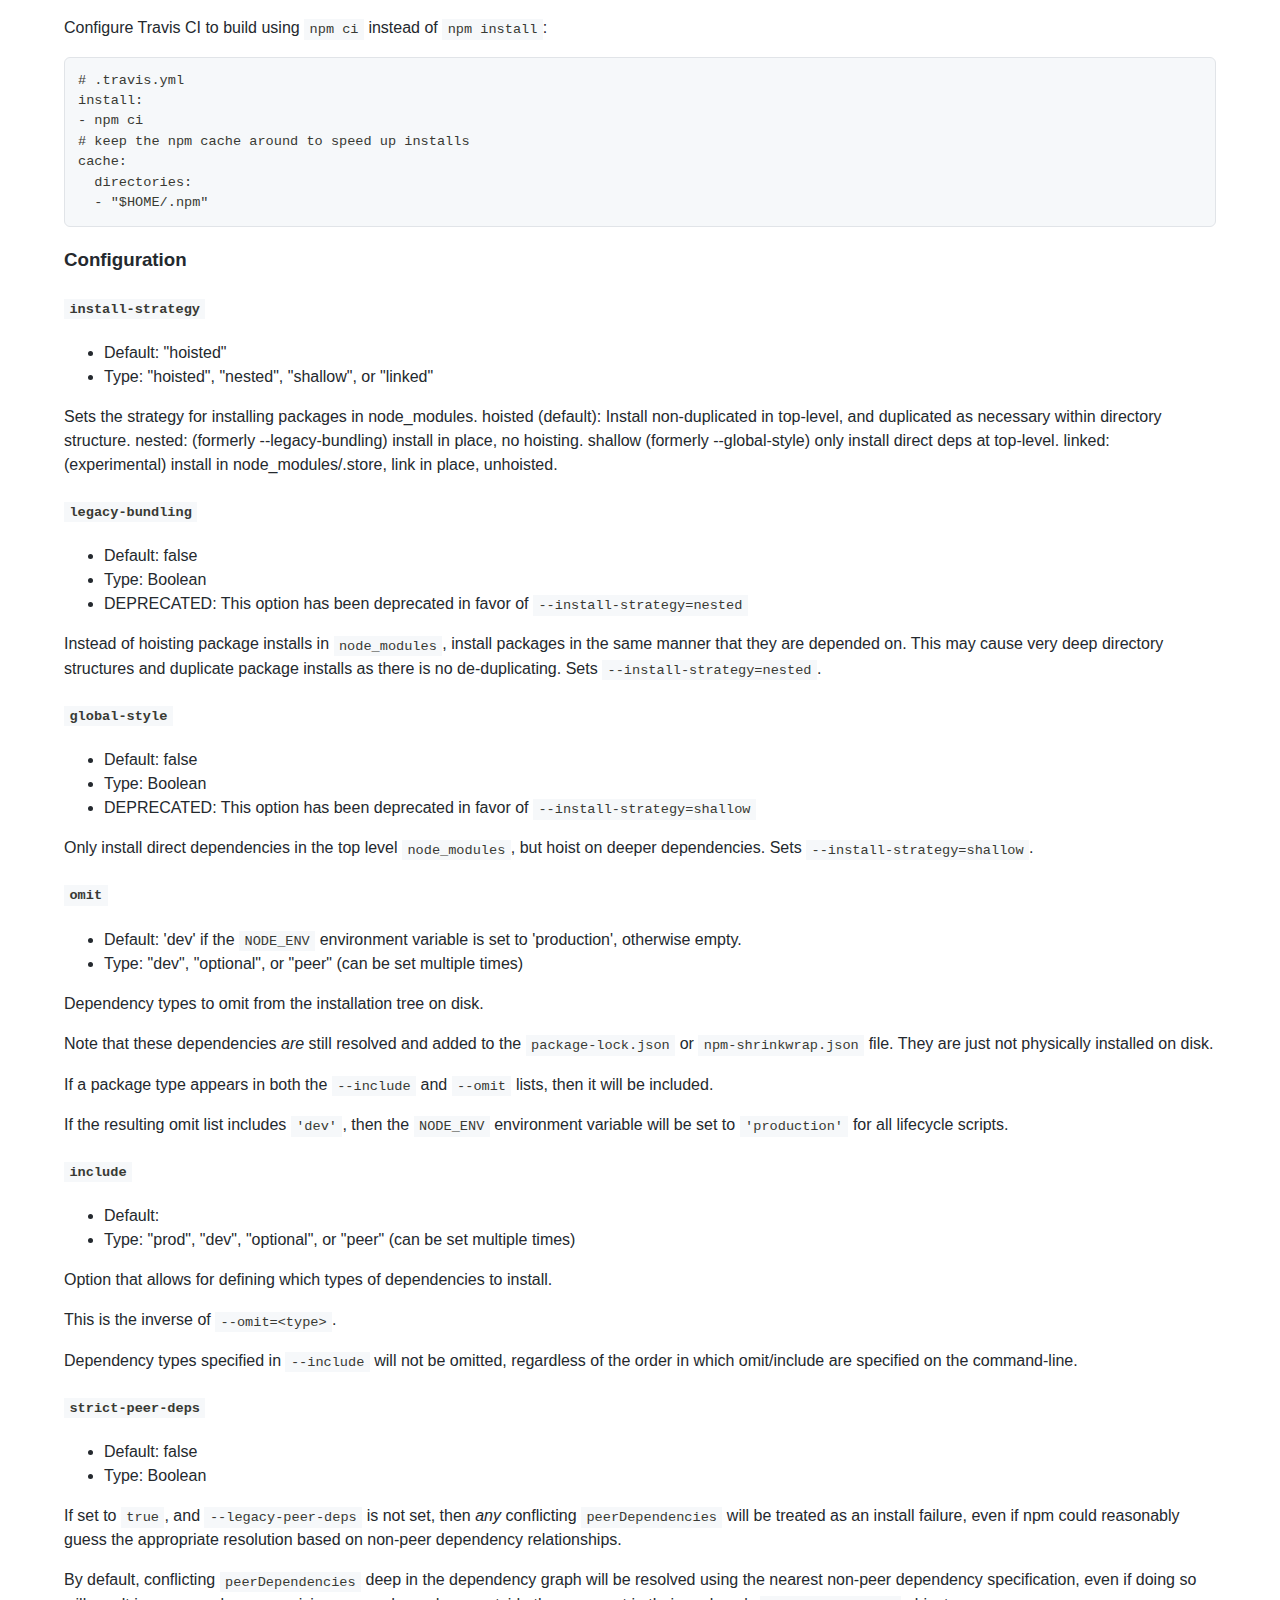
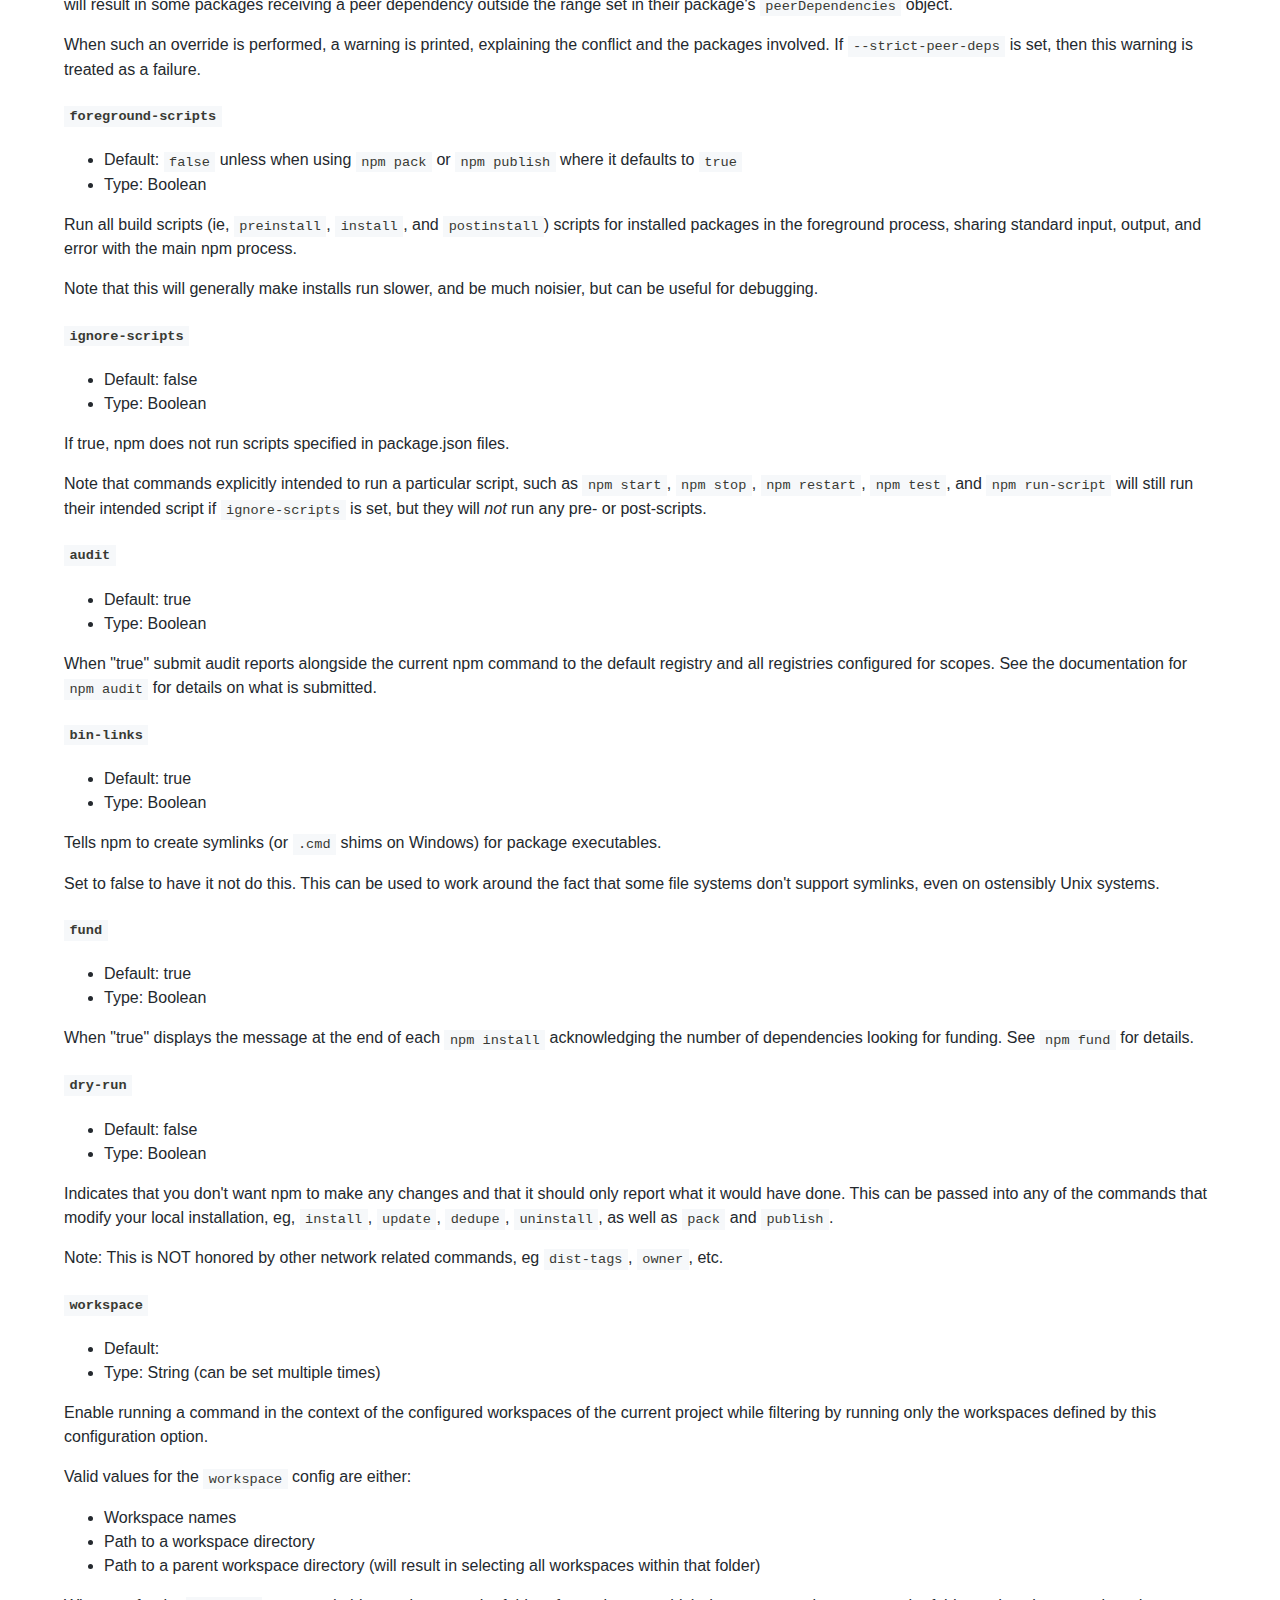
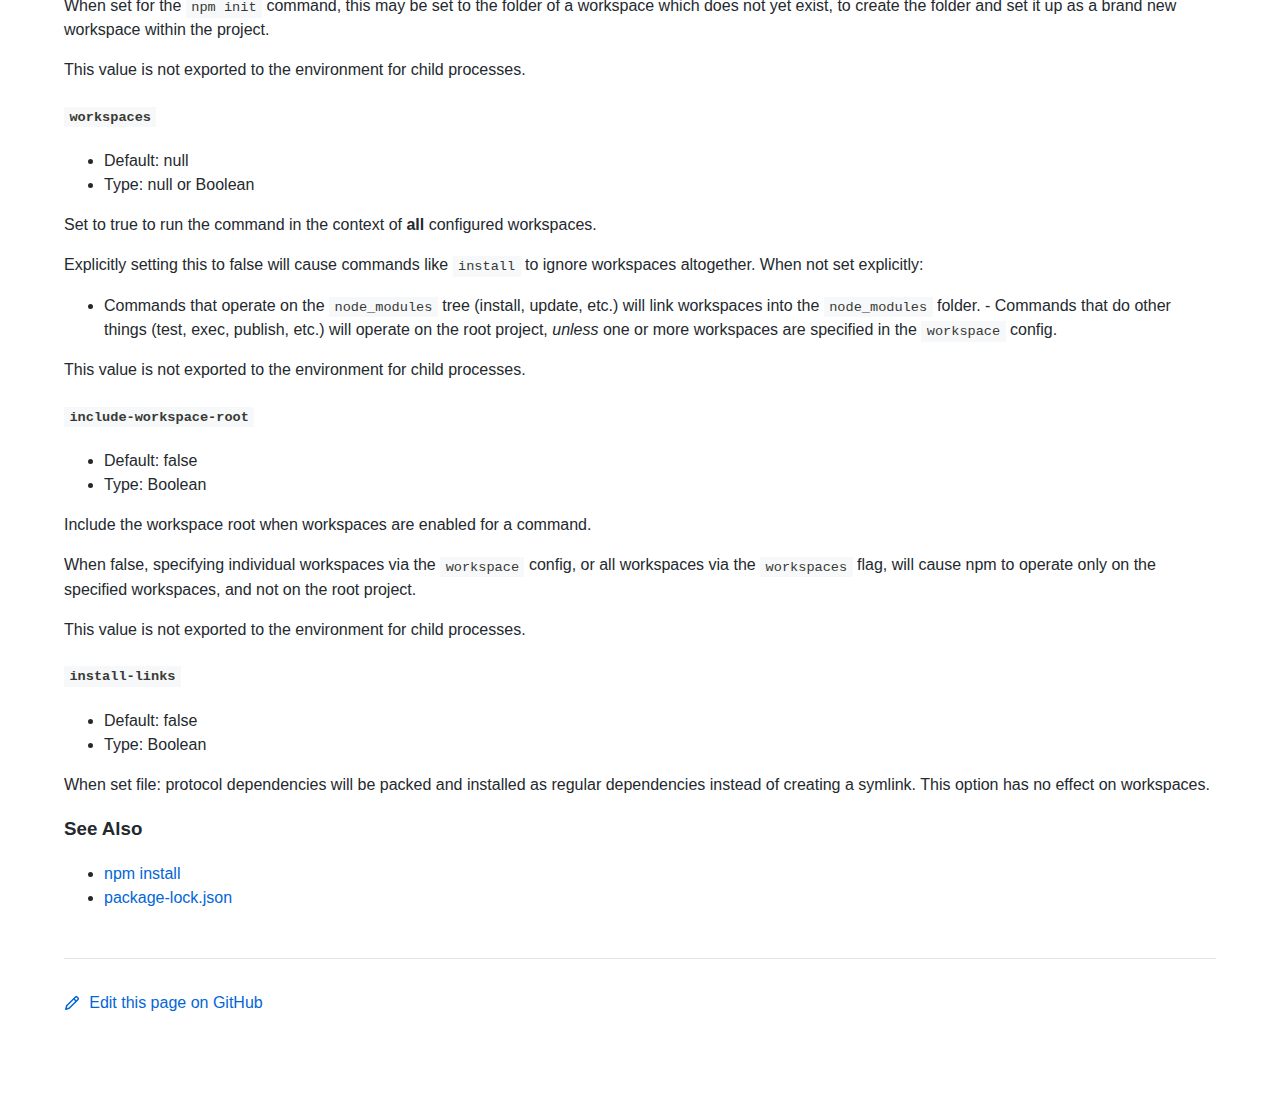
<file: nodejs/node_modules/npm/docs/output/commands/npm-ci.html>
<!DOCTYPE html><html><head>
<meta charset="utf-8">
<title>npm-ci</title>
<style>
body {
    background-color: #ffffff;
    color: #24292e;

    margin: 0;

    line-height: 1.5;

    font-family: -apple-system, BlinkMacSystemFont, "Segoe UI", Helvetica, Arial, sans-serif, "Apple Color Emoji", "Segoe UI Emoji";
}
#rainbar {
    height: 10px;
    background-image: linear-gradient(139deg, #fb8817, #ff4b01, #c12127, #e02aff);
}

a {
    text-decoration: none;
    color: #0366d6;
}
a:hover {
    text-decoration: underline;
}

pre {
    margin: 1em 0px;
    padding: 1em;
    border: solid 1px #e1e4e8;
    border-radius: 6px;

    display: block;
    overflow: auto;

    white-space: pre;

    background-color: #f6f8fa;
    color: #393a34;
}
code {
    font-family: SFMono-Regular, Consolas, "Liberation Mono", Menlo, Courier, monospace;
    font-size: 85%;
    padding: 0.2em 0.4em;
    background-color: #f6f8fa;
    color: #393a34;
}
pre > code {
    padding: 0;
    background-color: inherit;
    color: inherit;
}
h1, h2, h3 {
    font-weight: 600;
}

#logobar {
    background-color: #333333;
    margin: 0 auto;
    padding: 1em 4em;
}
#logobar .logo {
    float: left;
}
#logobar .title {
    font-weight: 600;
    color: #dddddd;
    float: left;
    margin: 5px 0 0 1em;
}
#logobar:after {
    content: "";
    display: block;
    clear: both;
}

#content {
    margin: 0 auto;
    padding: 0 4em;
}

#table_of_contents > h2 {
    font-size: 1.17em;
}
#table_of_contents ul:first-child {
    border: solid 1px #e1e4e8;
    border-radius: 6px;
    padding: 1em;
    background-color: #f6f8fa;
    color: #393a34;
}
#table_of_contents ul {
    list-style-type: none;
    padding-left: 1.5em;
}
#table_of_contents li {
    font-size: 0.9em;
}
#table_of_contents li a {
    color: #000000;
}

header.title {
    border-bottom: solid 1px #e1e4e8;
}
header.title > h1 {
    margin-bottom: 0.25em;
}
header.title > .description {
    display: block;
    margin-bottom: 0.5em;
    line-height: 1;
}

header.title .version {
    font-size: 0.8em;
    color: #666666;
}

footer#edit {
    border-top: solid 1px #e1e4e8;
    margin: 3em 0 4em 0;
    padding-top: 2em;
}
</style>
</head>
<body>
<div id="banner">
<div id="rainbar"></div>
<div id="logobar">
<svg class="logo" role="img" height="32" width="32" viewBox="0 0 700 700">
<polygon fill="#cb0000" points="0,700 700,700 700,0 0,0"></polygon>
<polygon fill="#ffffff" points="150,550 350,550 350,250 450,250 450,550 550,550 550,150 150,150"></polygon>
</svg>
<div class="title">
npm command-line interface
</div>
</div>
</div>

<section id="content">
<header class="title">
<h1 id="----npm-ci----1082">
    <span>npm-ci</span>
    <span class="version">@10.8.2</span>
</h1>
<span class="description">Clean install a project</span>
</header>

<section id="table_of_contents">
<h2 id="table-of-contents">Table of contents</h2>
<div id="_table_of_contents"><ul><li><a href="#synopsis">Synopsis</a></li><li><a href="#description">Description</a></li><li><a href="#example">Example</a></li><li><a href="#configuration">Configuration</a></li><ul><li><a href="#install-strategy"><code>install-strategy</code></a></li><li><a href="#legacy-bundling"><code>legacy-bundling</code></a></li><li><a href="#global-style"><code>global-style</code></a></li><li><a href="#omit"><code>omit</code></a></li><li><a href="#include"><code>include</code></a></li><li><a href="#strict-peer-deps"><code>strict-peer-deps</code></a></li><li><a href="#foreground-scripts"><code>foreground-scripts</code></a></li><li><a href="#ignore-scripts"><code>ignore-scripts</code></a></li><li><a href="#audit"><code>audit</code></a></li><li><a href="#bin-links"><code>bin-links</code></a></li><li><a href="#fund"><code>fund</code></a></li><li><a href="#dry-run"><code>dry-run</code></a></li><li><a href="#workspace"><code>workspace</code></a></li><li><a href="#workspaces"><code>workspaces</code></a></li><li><a href="#include-workspace-root"><code>include-workspace-root</code></a></li><li><a href="#install-links"><code>install-links</code></a></li></ul><li><a href="#see-also">See Also</a></li></ul></div>
</section>

<div id="_content"><h3 id="synopsis">Synopsis</h3>
<pre><code class="language-bash">npm ci

aliases: clean-install, ic, install-clean, isntall-clean
</code></pre>
<h3 id="description">Description</h3>
<p>This command is similar to <a href="../commands/npm-install.html"><code>npm install</code></a>, except
it's meant to be used in automated environments such as test platforms,
continuous integration, and deployment -- or any situation where you want
to make sure you're doing a clean install of your dependencies.</p>
<p>The main differences between using <code>npm install</code> and <code>npm ci</code> are:</p>
<ul>
<li>The project <strong>must</strong> have an existing <code>package-lock.json</code> or
<code>npm-shrinkwrap.json</code>.</li>
<li>If dependencies in the package lock do not match those in <code>package.json</code>,
<code>npm ci</code> will exit with an error, instead of updating the package lock.</li>
<li><code>npm ci</code> can only install entire projects at a time: individual
dependencies cannot be added with this command.</li>
<li>If a <code>node_modules</code> is already present, it will be automatically removed
before <code>npm ci</code> begins its install.</li>
<li>It will never write to <code>package.json</code> or any of the package-locks:
installs are essentially frozen.</li>
</ul>
<p>NOTE: If you create your <code>package-lock.json</code> file by running <code>npm install</code>
with flags that can affect the shape of your dependency tree, such as
<code>--legacy-peer-deps</code> or <code>--install-links</code>, you <em>must</em> provide the same
flags to <code>npm ci</code> or you are likely to encounter errors. An easy way to do
this is to run, for example,
<code>npm config set legacy-peer-deps=true --location=project</code> and commit the
<code>.npmrc</code> file to your repo.</p>
<h3 id="example">Example</h3>
<p>Make sure you have a package-lock and an up-to-date install:</p>
<pre><code class="language-bash">$ cd ./my/npm/project
$ npm install
added 154 packages in 10s
$ ls | grep package-lock
</code></pre>
<p>Run <code>npm ci</code> in that project</p>
<pre><code class="language-bash">$ npm ci
added 154 packages in 5s
</code></pre>
<p>Configure Travis CI to build using <code>npm ci</code> instead of <code>npm install</code>:</p>
<pre><code class="language-bash"># .travis.yml
install:
- npm ci
# keep the npm cache around to speed up installs
cache:
  directories:
  - "$HOME/.npm"
</code></pre>
<h3 id="configuration">Configuration</h3>
<h4 id="install-strategy"><code>install-strategy</code></h4>
<ul>
<li>Default: "hoisted"</li>
<li>Type: "hoisted", "nested", "shallow", or "linked"</li>
</ul>
<p>Sets the strategy for installing packages in node_modules. hoisted
(default): Install non-duplicated in top-level, and duplicated as necessary
within directory structure. nested: (formerly --legacy-bundling) install in
place, no hoisting. shallow (formerly --global-style) only install direct
deps at top-level. linked: (experimental) install in node_modules/.store,
link in place, unhoisted.</p>
<h4 id="legacy-bundling"><code>legacy-bundling</code></h4>
<ul>
<li>Default: false</li>
<li>Type: Boolean</li>
<li>DEPRECATED: This option has been deprecated in favor of
<code>--install-strategy=nested</code></li>
</ul>
<p>Instead of hoisting package installs in <code>node_modules</code>, install packages in
the same manner that they are depended on. This may cause very deep
directory structures and duplicate package installs as there is no
de-duplicating. Sets <code>--install-strategy=nested</code>.</p>
<h4 id="global-style"><code>global-style</code></h4>
<ul>
<li>Default: false</li>
<li>Type: Boolean</li>
<li>DEPRECATED: This option has been deprecated in favor of
<code>--install-strategy=shallow</code></li>
</ul>
<p>Only install direct dependencies in the top level <code>node_modules</code>, but hoist
on deeper dependencies. Sets <code>--install-strategy=shallow</code>.</p>
<h4 id="omit"><code>omit</code></h4>
<ul>
<li>Default: 'dev' if the <code>NODE_ENV</code> environment variable is set to
'production', otherwise empty.</li>
<li>Type: "dev", "optional", or "peer" (can be set multiple times)</li>
</ul>
<p>Dependency types to omit from the installation tree on disk.</p>
<p>Note that these dependencies <em>are</em> still resolved and added to the
<code>package-lock.json</code> or <code>npm-shrinkwrap.json</code> file. They are just not
physically installed on disk.</p>
<p>If a package type appears in both the <code>--include</code> and <code>--omit</code> lists, then
it will be included.</p>
<p>If the resulting omit list includes <code>'dev'</code>, then the <code>NODE_ENV</code> environment
variable will be set to <code>'production'</code> for all lifecycle scripts.</p>
<h4 id="include"><code>include</code></h4>
<ul>
<li>Default:</li>
<li>Type: "prod", "dev", "optional", or "peer" (can be set multiple times)</li>
</ul>
<p>Option that allows for defining which types of dependencies to install.</p>
<p>This is the inverse of <code>--omit=&lt;type&gt;</code>.</p>
<p>Dependency types specified in <code>--include</code> will not be omitted, regardless of
the order in which omit/include are specified on the command-line.</p>
<h4 id="strict-peer-deps"><code>strict-peer-deps</code></h4>
<ul>
<li>Default: false</li>
<li>Type: Boolean</li>
</ul>
<p>If set to <code>true</code>, and <code>--legacy-peer-deps</code> is not set, then <em>any</em>
conflicting <code>peerDependencies</code> will be treated as an install failure, even
if npm could reasonably guess the appropriate resolution based on non-peer
dependency relationships.</p>
<p>By default, conflicting <code>peerDependencies</code> deep in the dependency graph will
be resolved using the nearest non-peer dependency specification, even if
doing so will result in some packages receiving a peer dependency outside
the range set in their package's <code>peerDependencies</code> object.</p>
<p>When such an override is performed, a warning is printed, explaining the
conflict and the packages involved. If <code>--strict-peer-deps</code> is set, then
this warning is treated as a failure.</p>
<h4 id="foreground-scripts"><code>foreground-scripts</code></h4>
<ul>
<li>Default: <code>false</code> unless when using <code>npm pack</code> or <code>npm publish</code> where it
defaults to <code>true</code></li>
<li>Type: Boolean</li>
</ul>
<p>Run all build scripts (ie, <code>preinstall</code>, <code>install</code>, and <code>postinstall</code>)
scripts for installed packages in the foreground process, sharing standard
input, output, and error with the main npm process.</p>
<p>Note that this will generally make installs run slower, and be much noisier,
but can be useful for debugging.</p>
<h4 id="ignore-scripts"><code>ignore-scripts</code></h4>
<ul>
<li>Default: false</li>
<li>Type: Boolean</li>
</ul>
<p>If true, npm does not run scripts specified in package.json files.</p>
<p>Note that commands explicitly intended to run a particular script, such as
<code>npm start</code>, <code>npm stop</code>, <code>npm restart</code>, <code>npm test</code>, and <code>npm run-script</code>
will still run their intended script if <code>ignore-scripts</code> is set, but they
will <em>not</em> run any pre- or post-scripts.</p>
<h4 id="audit"><code>audit</code></h4>
<ul>
<li>Default: true</li>
<li>Type: Boolean</li>
</ul>
<p>When "true" submit audit reports alongside the current npm command to the
default registry and all registries configured for scopes. See the
documentation for <a href="../commands/npm-audit.html"><code>npm audit</code></a> for details on what is
submitted.</p>
<h4 id="bin-links"><code>bin-links</code></h4>
<ul>
<li>Default: true</li>
<li>Type: Boolean</li>
</ul>
<p>Tells npm to create symlinks (or <code>.cmd</code> shims on Windows) for package
executables.</p>
<p>Set to false to have it not do this. This can be used to work around the
fact that some file systems don't support symlinks, even on ostensibly Unix
systems.</p>
<h4 id="fund"><code>fund</code></h4>
<ul>
<li>Default: true</li>
<li>Type: Boolean</li>
</ul>
<p>When "true" displays the message at the end of each <code>npm install</code>
acknowledging the number of dependencies looking for funding. See <a href="../commands/npm-fund.html"><code>npm fund</code></a> for details.</p>
<h4 id="dry-run"><code>dry-run</code></h4>
<ul>
<li>Default: false</li>
<li>Type: Boolean</li>
</ul>
<p>Indicates that you don't want npm to make any changes and that it should
only report what it would have done. This can be passed into any of the
commands that modify your local installation, eg, <code>install</code>, <code>update</code>,
<code>dedupe</code>, <code>uninstall</code>, as well as <code>pack</code> and <code>publish</code>.</p>
<p>Note: This is NOT honored by other network related commands, eg <code>dist-tags</code>,
<code>owner</code>, etc.</p>
<h4 id="workspace"><code>workspace</code></h4>
<ul>
<li>Default:</li>
<li>Type: String (can be set multiple times)</li>
</ul>
<p>Enable running a command in the context of the configured workspaces of the
current project while filtering by running only the workspaces defined by
this configuration option.</p>
<p>Valid values for the <code>workspace</code> config are either:</p>
<ul>
<li>Workspace names</li>
<li>Path to a workspace directory</li>
<li>Path to a parent workspace directory (will result in selecting all
workspaces within that folder)</li>
</ul>
<p>When set for the <code>npm init</code> command, this may be set to the folder of a
workspace which does not yet exist, to create the folder and set it up as a
brand new workspace within the project.</p>
<p>This value is not exported to the environment for child processes.</p>
<h4 id="workspaces"><code>workspaces</code></h4>
<ul>
<li>Default: null</li>
<li>Type: null or Boolean</li>
</ul>
<p>Set to true to run the command in the context of <strong>all</strong> configured
workspaces.</p>
<p>Explicitly setting this to false will cause commands like <code>install</code> to
ignore workspaces altogether. When not set explicitly:</p>
<ul>
<li>Commands that operate on the <code>node_modules</code> tree (install, update, etc.)
will link workspaces into the <code>node_modules</code> folder. - Commands that do
other things (test, exec, publish, etc.) will operate on the root project,
<em>unless</em> one or more workspaces are specified in the <code>workspace</code> config.</li>
</ul>
<p>This value is not exported to the environment for child processes.</p>
<h4 id="include-workspace-root"><code>include-workspace-root</code></h4>
<ul>
<li>Default: false</li>
<li>Type: Boolean</li>
</ul>
<p>Include the workspace root when workspaces are enabled for a command.</p>
<p>When false, specifying individual workspaces via the <code>workspace</code> config, or
all workspaces via the <code>workspaces</code> flag, will cause npm to operate only on
the specified workspaces, and not on the root project.</p>
<p>This value is not exported to the environment for child processes.</p>
<h4 id="install-links"><code>install-links</code></h4>
<ul>
<li>Default: false</li>
<li>Type: Boolean</li>
</ul>
<p>When set file: protocol dependencies will be packed and installed as regular
dependencies instead of creating a symlink. This option has no effect on
workspaces.</p>
<h3 id="see-also">See Also</h3>
<ul>
<li><a href="../commands/npm-install.html">npm install</a></li>
<li><a href="../configuring-npm/package-lock-json.html">package-lock.json</a></li>
</ul></div>

<footer id="edit">
<a href="https://github.com/npm/cli/edit/latest/docs/content/commands/npm-ci.md">
<svg role="img" viewBox="0 0 16 16" width="16" height="16" fill="currentcolor" style="vertical-align: text-bottom; margin-right: 0.3em;">
<path fill-rule="evenodd" d="M11.013 1.427a1.75 1.75 0 012.474 0l1.086 1.086a1.75 1.75 0 010 2.474l-8.61 8.61c-.21.21-.47.364-.756.445l-3.251.93a.75.75 0 01-.927-.928l.929-3.25a1.75 1.75 0 01.445-.758l8.61-8.61zm1.414 1.06a.25.25 0 00-.354 0L10.811 3.75l1.439 1.44 1.263-1.263a.25.25 0 000-.354l-1.086-1.086zM11.189 6.25L9.75 4.81l-6.286 6.287a.25.25 0 00-.064.108l-.558 1.953 1.953-.558a.249.249 0 00.108-.064l6.286-6.286z"></path>
</svg>
Edit this page on GitHub
</a>
</footer>
</section>



</body></html>
</file>
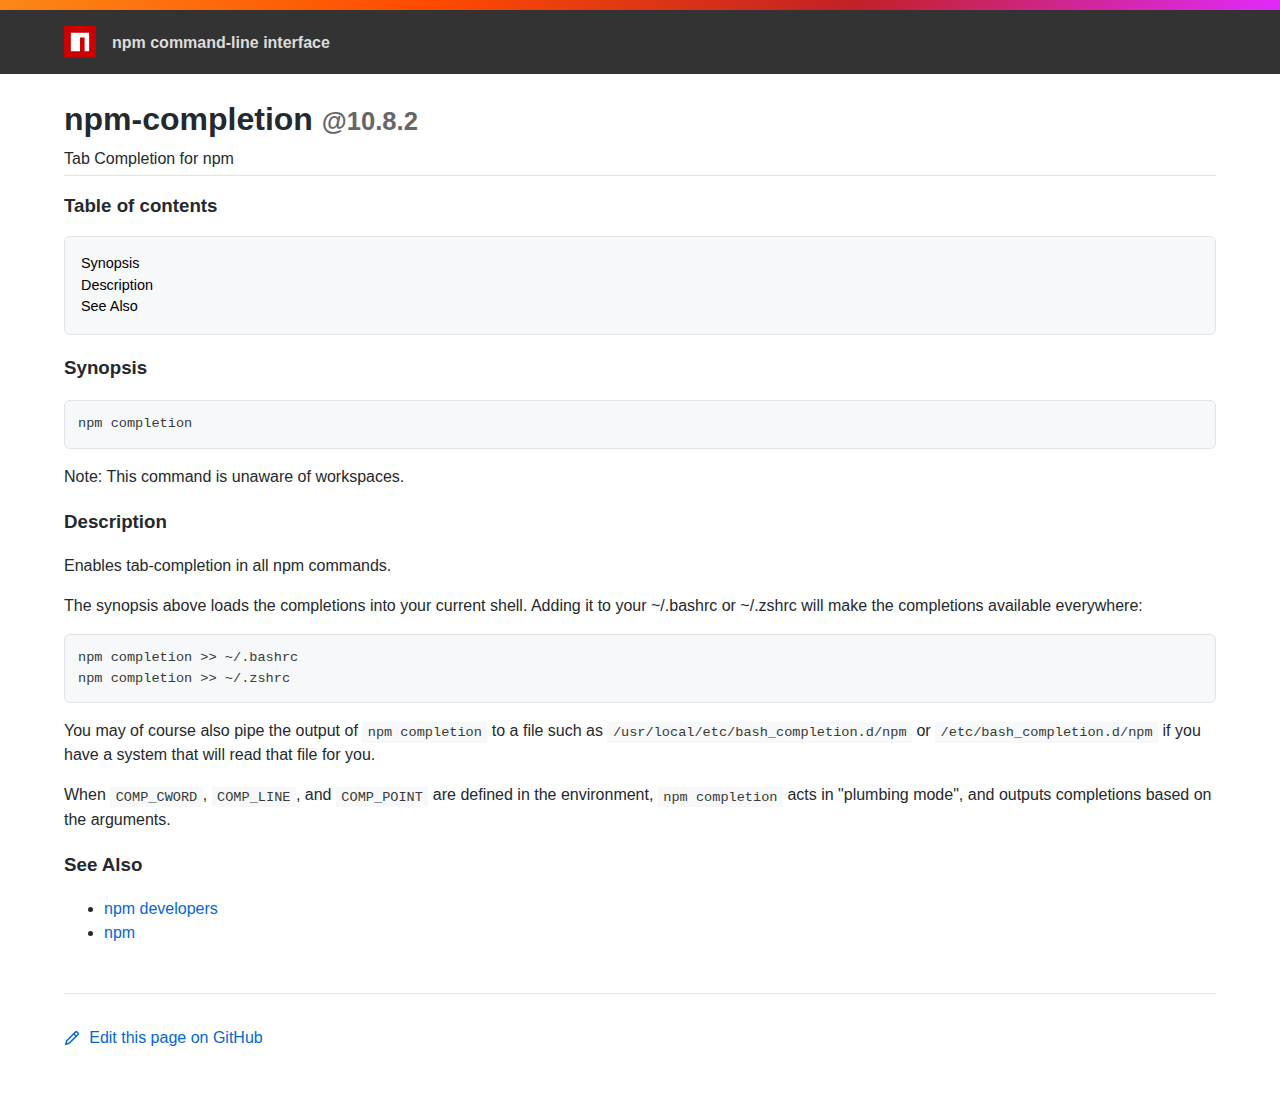
<file: nodejs/node_modules/npm/docs/output/commands/npm-completion.html>
<!DOCTYPE html><html><head>
<meta charset="utf-8">
<title>npm-completion</title>
<style>
body {
    background-color: #ffffff;
    color: #24292e;

    margin: 0;

    line-height: 1.5;

    font-family: -apple-system, BlinkMacSystemFont, "Segoe UI", Helvetica, Arial, sans-serif, "Apple Color Emoji", "Segoe UI Emoji";
}
#rainbar {
    height: 10px;
    background-image: linear-gradient(139deg, #fb8817, #ff4b01, #c12127, #e02aff);
}

a {
    text-decoration: none;
    color: #0366d6;
}
a:hover {
    text-decoration: underline;
}

pre {
    margin: 1em 0px;
    padding: 1em;
    border: solid 1px #e1e4e8;
    border-radius: 6px;

    display: block;
    overflow: auto;

    white-space: pre;

    background-color: #f6f8fa;
    color: #393a34;
}
code {
    font-family: SFMono-Regular, Consolas, "Liberation Mono", Menlo, Courier, monospace;
    font-size: 85%;
    padding: 0.2em 0.4em;
    background-color: #f6f8fa;
    color: #393a34;
}
pre > code {
    padding: 0;
    background-color: inherit;
    color: inherit;
}
h1, h2, h3 {
    font-weight: 600;
}

#logobar {
    background-color: #333333;
    margin: 0 auto;
    padding: 1em 4em;
}
#logobar .logo {
    float: left;
}
#logobar .title {
    font-weight: 600;
    color: #dddddd;
    float: left;
    margin: 5px 0 0 1em;
}
#logobar:after {
    content: "";
    display: block;
    clear: both;
}

#content {
    margin: 0 auto;
    padding: 0 4em;
}

#table_of_contents > h2 {
    font-size: 1.17em;
}
#table_of_contents ul:first-child {
    border: solid 1px #e1e4e8;
    border-radius: 6px;
    padding: 1em;
    background-color: #f6f8fa;
    color: #393a34;
}
#table_of_contents ul {
    list-style-type: none;
    padding-left: 1.5em;
}
#table_of_contents li {
    font-size: 0.9em;
}
#table_of_contents li a {
    color: #000000;
}

header.title {
    border-bottom: solid 1px #e1e4e8;
}
header.title > h1 {
    margin-bottom: 0.25em;
}
header.title > .description {
    display: block;
    margin-bottom: 0.5em;
    line-height: 1;
}

header.title .version {
    font-size: 0.8em;
    color: #666666;
}

footer#edit {
    border-top: solid 1px #e1e4e8;
    margin: 3em 0 4em 0;
    padding-top: 2em;
}
</style>
</head>
<body>
<div id="banner">
<div id="rainbar"></div>
<div id="logobar">
<svg class="logo" role="img" height="32" width="32" viewBox="0 0 700 700">
<polygon fill="#cb0000" points="0,700 700,700 700,0 0,0"></polygon>
<polygon fill="#ffffff" points="150,550 350,550 350,250 450,250 450,550 550,550 550,150 150,150"></polygon>
</svg>
<div class="title">
npm command-line interface
</div>
</div>
</div>

<section id="content">
<header class="title">
<h1 id="----npm-completion----1082">
    <span>npm-completion</span>
    <span class="version">@10.8.2</span>
</h1>
<span class="description">Tab Completion for npm</span>
</header>

<section id="table_of_contents">
<h2 id="table-of-contents">Table of contents</h2>
<div id="_table_of_contents"><ul><li><a href="#synopsis">Synopsis</a></li><li><a href="#description">Description</a></li><li><a href="#see-also">See Also</a></li></ul></div>
</section>

<div id="_content"><h3 id="synopsis">Synopsis</h3>
<pre><code class="language-bash">npm completion
</code></pre>
<p>Note: This command is unaware of workspaces.</p>
<h3 id="description">Description</h3>
<p>Enables tab-completion in all npm commands.</p>
<p>The synopsis above
loads the completions into your current shell.  Adding it to
your ~/.bashrc or ~/.zshrc will make the completions available
everywhere:</p>
<pre><code class="language-bash">npm completion &gt;&gt; ~/.bashrc
npm completion &gt;&gt; ~/.zshrc
</code></pre>
<p>You may of course also pipe the output of <code>npm completion</code> to a file
such as <code>/usr/local/etc/bash_completion.d/npm</code> or
<code>/etc/bash_completion.d/npm</code> if you have a system that will read
that file for you.</p>
<p>When <code>COMP_CWORD</code>, <code>COMP_LINE</code>, and <code>COMP_POINT</code> are defined in the
environment, <code>npm completion</code> acts in "plumbing mode", and outputs
completions based on the arguments.</p>
<h3 id="see-also">See Also</h3>
<ul>
<li><a href="../using-npm/developers.html">npm developers</a></li>
<li><a href="../commands/npm.html">npm</a></li>
</ul></div>

<footer id="edit">
<a href="https://github.com/npm/cli/edit/latest/docs/content/commands/npm-completion.md">
<svg role="img" viewBox="0 0 16 16" width="16" height="16" fill="currentcolor" style="vertical-align: text-bottom; margin-right: 0.3em;">
<path fill-rule="evenodd" d="M11.013 1.427a1.75 1.75 0 012.474 0l1.086 1.086a1.75 1.75 0 010 2.474l-8.61 8.61c-.21.21-.47.364-.756.445l-3.251.93a.75.75 0 01-.927-.928l.929-3.25a1.75 1.75 0 01.445-.758l8.61-8.61zm1.414 1.06a.25.25 0 00-.354 0L10.811 3.75l1.439 1.44 1.263-1.263a.25.25 0 000-.354l-1.086-1.086zM11.189 6.25L9.75 4.81l-6.286 6.287a.25.25 0 00-.064.108l-.558 1.953 1.953-.558a.249.249 0 00.108-.064l6.286-6.286z"></path>
</svg>
Edit this page on GitHub
</a>
</footer>
</section>



</body></html>
</file>
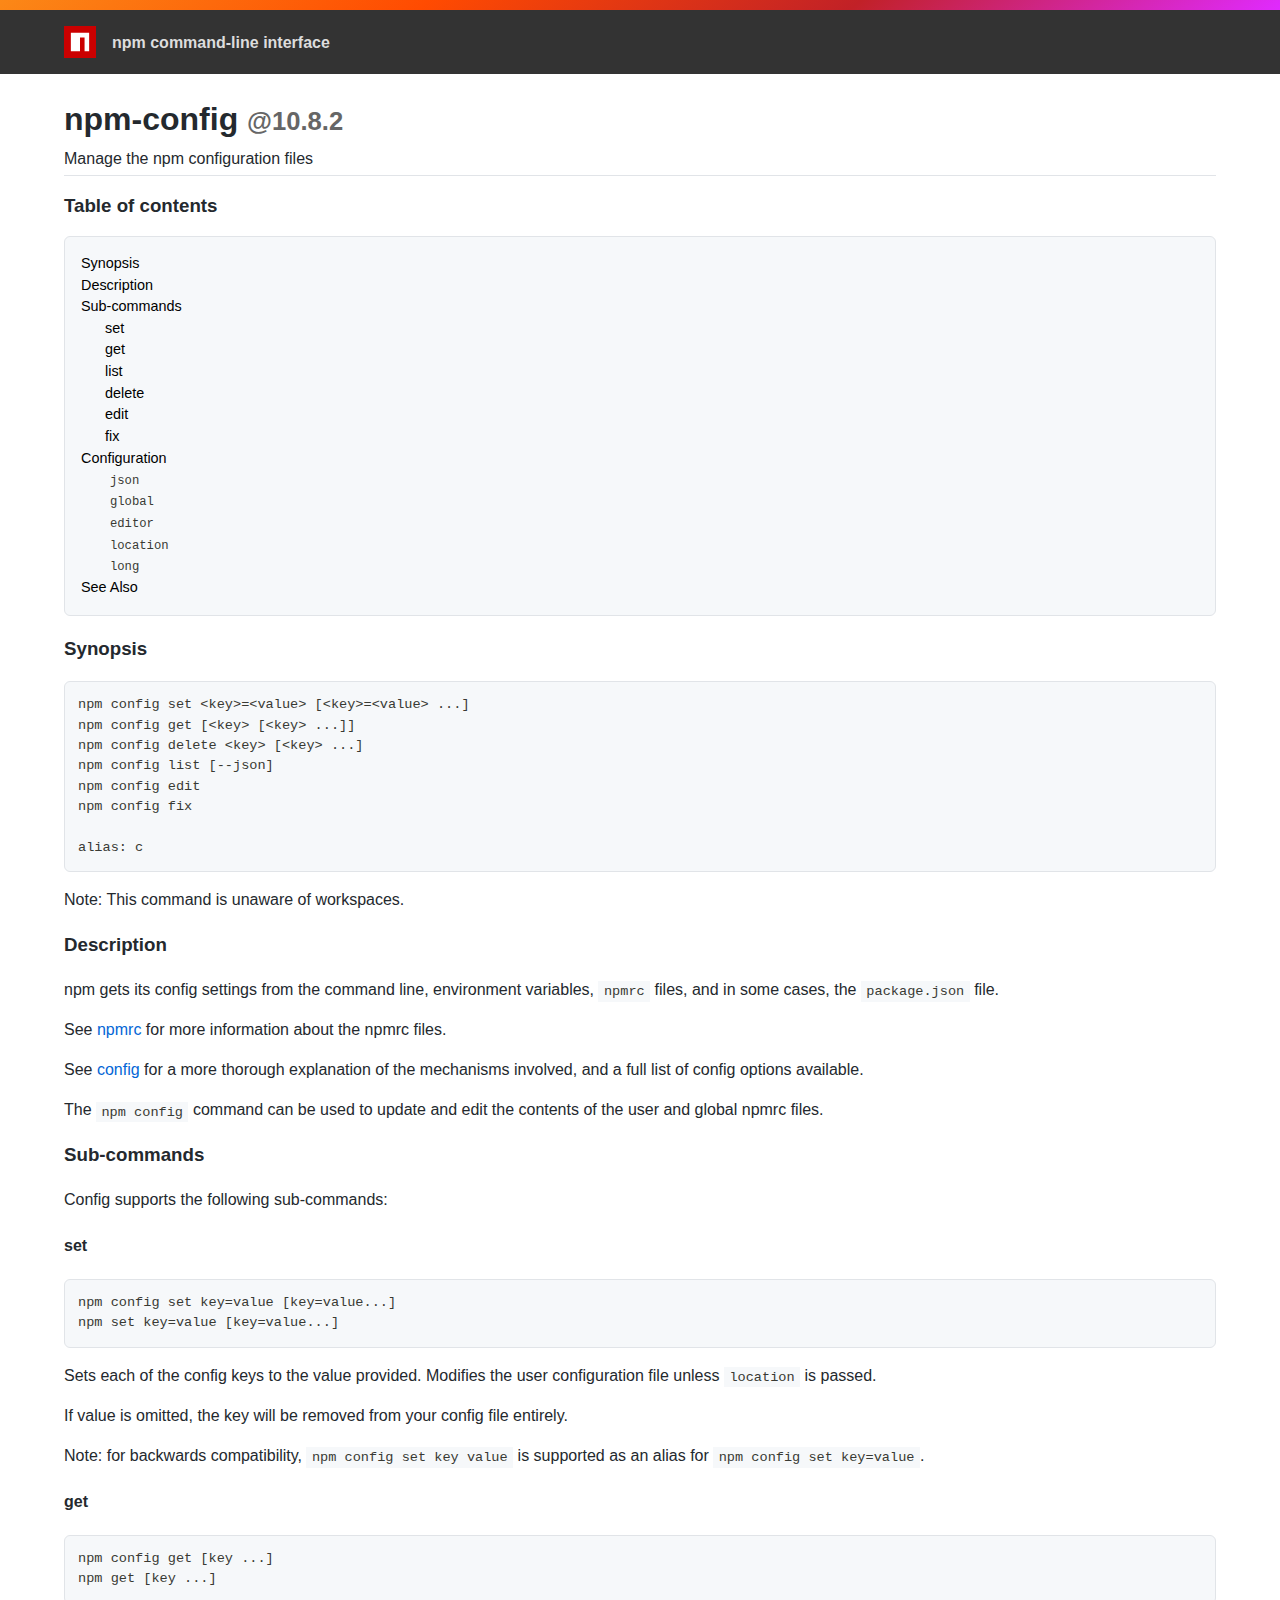
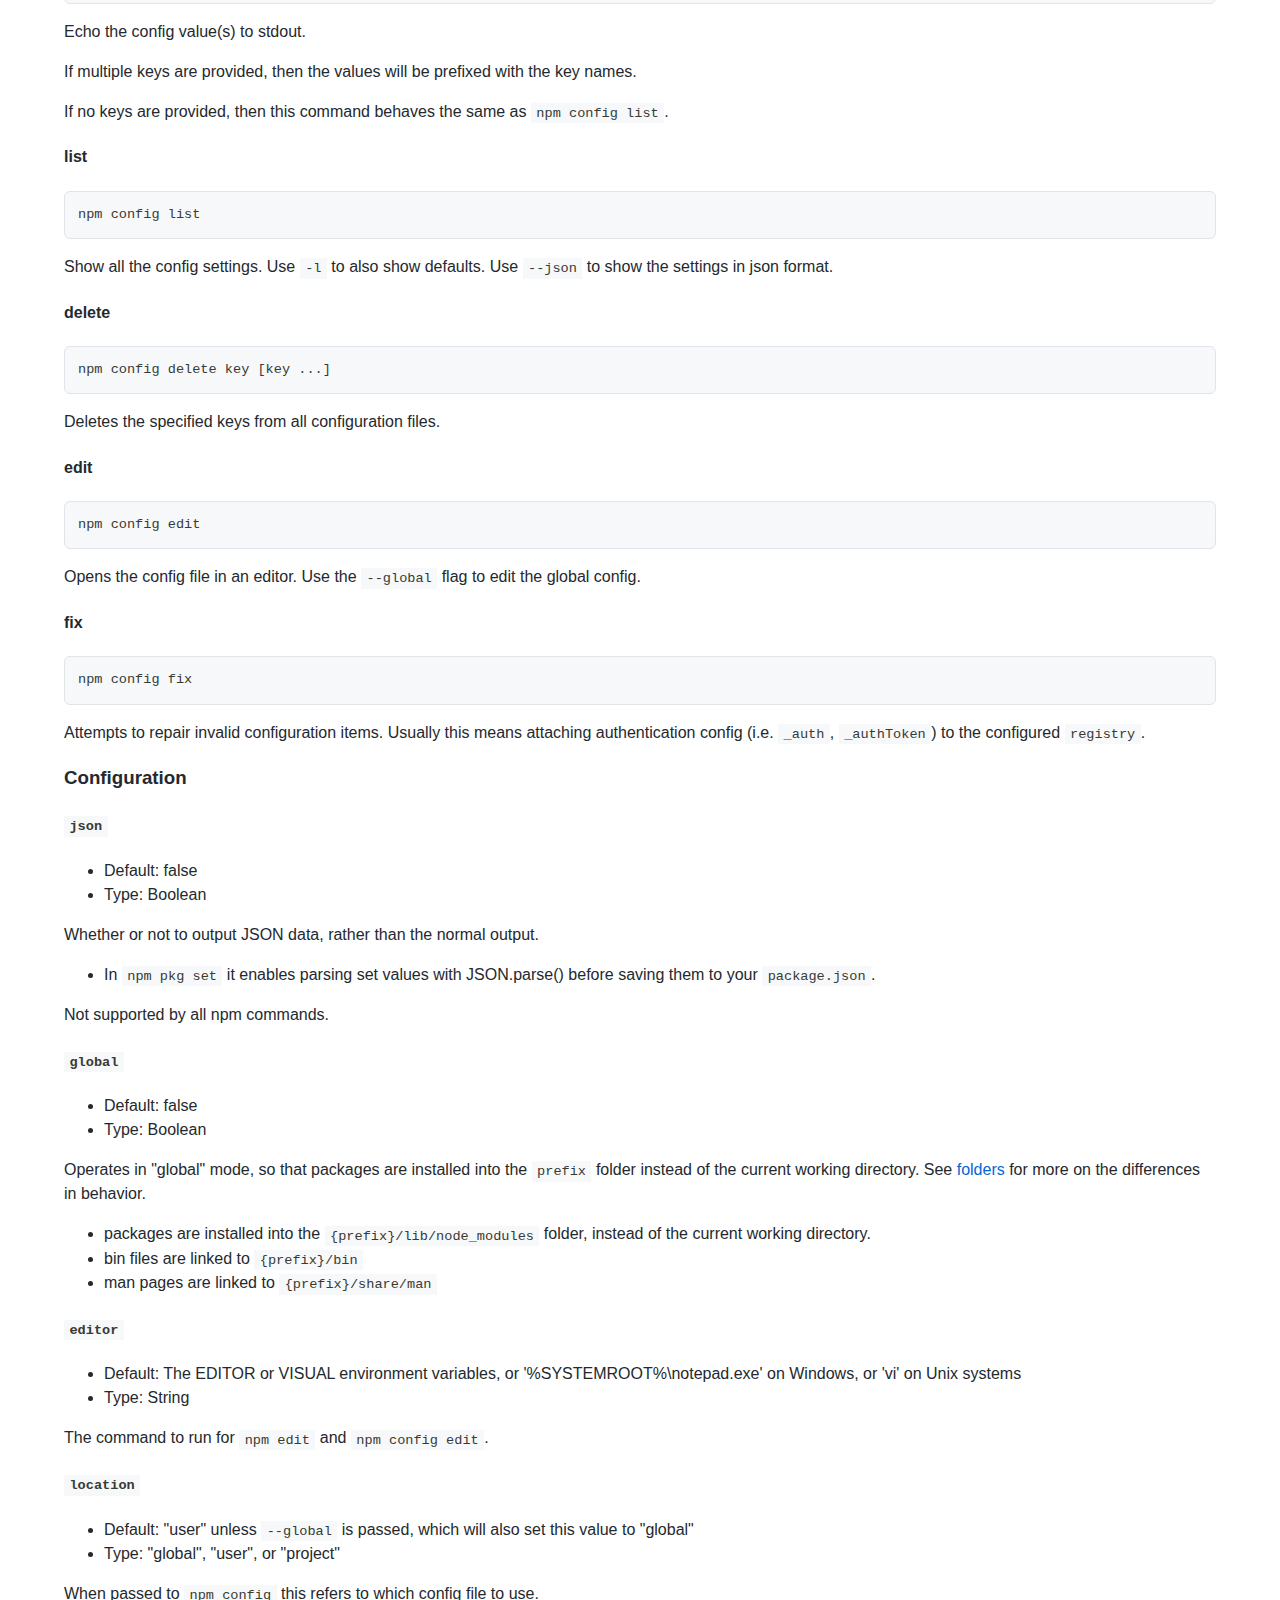
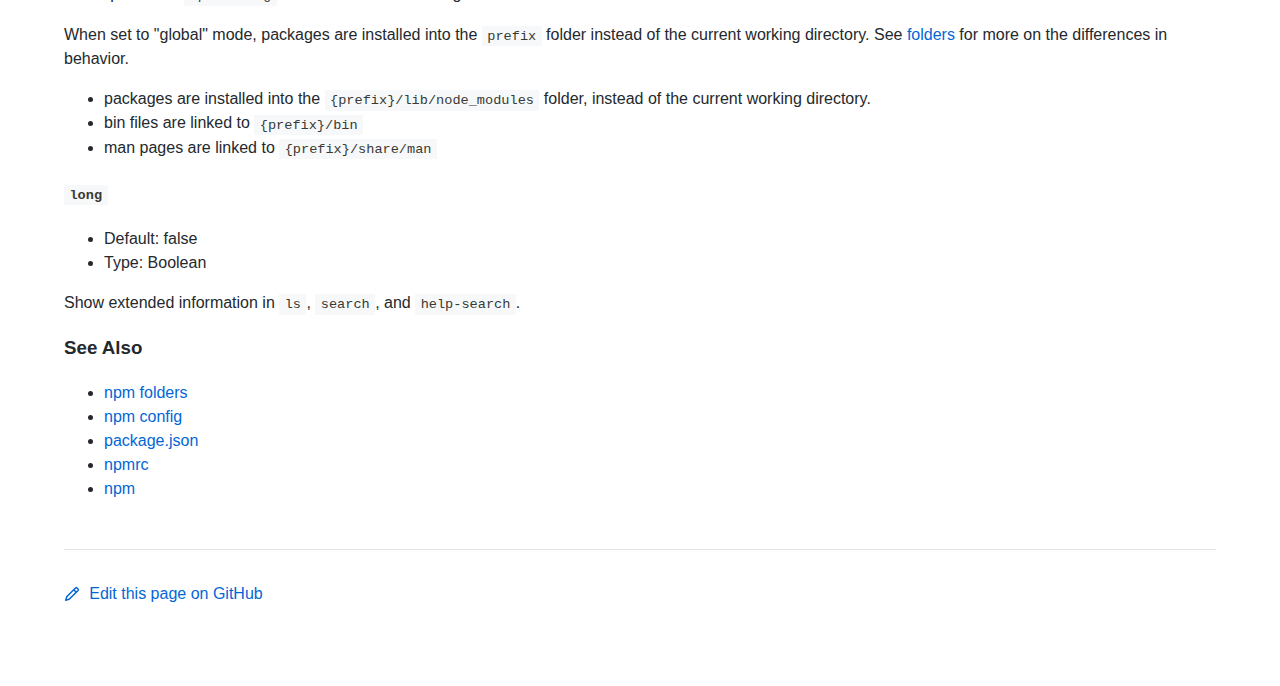
<file: nodejs/node_modules/npm/docs/output/commands/npm-config.html>
<!DOCTYPE html><html><head>
<meta charset="utf-8">
<title>npm-config</title>
<style>
body {
    background-color: #ffffff;
    color: #24292e;

    margin: 0;

    line-height: 1.5;

    font-family: -apple-system, BlinkMacSystemFont, "Segoe UI", Helvetica, Arial, sans-serif, "Apple Color Emoji", "Segoe UI Emoji";
}
#rainbar {
    height: 10px;
    background-image: linear-gradient(139deg, #fb8817, #ff4b01, #c12127, #e02aff);
}

a {
    text-decoration: none;
    color: #0366d6;
}
a:hover {
    text-decoration: underline;
}

pre {
    margin: 1em 0px;
    padding: 1em;
    border: solid 1px #e1e4e8;
    border-radius: 6px;

    display: block;
    overflow: auto;

    white-space: pre;

    background-color: #f6f8fa;
    color: #393a34;
}
code {
    font-family: SFMono-Regular, Consolas, "Liberation Mono", Menlo, Courier, monospace;
    font-size: 85%;
    padding: 0.2em 0.4em;
    background-color: #f6f8fa;
    color: #393a34;
}
pre > code {
    padding: 0;
    background-color: inherit;
    color: inherit;
}
h1, h2, h3 {
    font-weight: 600;
}

#logobar {
    background-color: #333333;
    margin: 0 auto;
    padding: 1em 4em;
}
#logobar .logo {
    float: left;
}
#logobar .title {
    font-weight: 600;
    color: #dddddd;
    float: left;
    margin: 5px 0 0 1em;
}
#logobar:after {
    content: "";
    display: block;
    clear: both;
}

#content {
    margin: 0 auto;
    padding: 0 4em;
}

#table_of_contents > h2 {
    font-size: 1.17em;
}
#table_of_contents ul:first-child {
    border: solid 1px #e1e4e8;
    border-radius: 6px;
    padding: 1em;
    background-color: #f6f8fa;
    color: #393a34;
}
#table_of_contents ul {
    list-style-type: none;
    padding-left: 1.5em;
}
#table_of_contents li {
    font-size: 0.9em;
}
#table_of_contents li a {
    color: #000000;
}

header.title {
    border-bottom: solid 1px #e1e4e8;
}
header.title > h1 {
    margin-bottom: 0.25em;
}
header.title > .description {
    display: block;
    margin-bottom: 0.5em;
    line-height: 1;
}

header.title .version {
    font-size: 0.8em;
    color: #666666;
}

footer#edit {
    border-top: solid 1px #e1e4e8;
    margin: 3em 0 4em 0;
    padding-top: 2em;
}
</style>
</head>
<body>
<div id="banner">
<div id="rainbar"></div>
<div id="logobar">
<svg class="logo" role="img" height="32" width="32" viewBox="0 0 700 700">
<polygon fill="#cb0000" points="0,700 700,700 700,0 0,0"></polygon>
<polygon fill="#ffffff" points="150,550 350,550 350,250 450,250 450,550 550,550 550,150 150,150"></polygon>
</svg>
<div class="title">
npm command-line interface
</div>
</div>
</div>

<section id="content">
<header class="title">
<h1 id="----npm-config----1082">
    <span>npm-config</span>
    <span class="version">@10.8.2</span>
</h1>
<span class="description">Manage the npm configuration files</span>
</header>

<section id="table_of_contents">
<h2 id="table-of-contents">Table of contents</h2>
<div id="_table_of_contents"><ul><li><a href="#synopsis">Synopsis</a></li><li><a href="#description">Description</a></li><li><a href="#sub-commands">Sub-commands</a></li><ul><li><a href="#set">set</a></li><li><a href="#get">get</a></li><li><a href="#list">list</a></li><li><a href="#delete">delete</a></li><li><a href="#edit2">edit</a></li><li><a href="#fix">fix</a></li></ul><li><a href="#configuration">Configuration</a></li><ul><li><a href="#json"><code>json</code></a></li><li><a href="#global"><code>global</code></a></li><li><a href="#editor"><code>editor</code></a></li><li><a href="#location"><code>location</code></a></li><li><a href="#long"><code>long</code></a></li></ul><li><a href="#see-also">See Also</a></li></ul></div>
</section>

<div id="_content"><h3 id="synopsis">Synopsis</h3>
<pre><code class="language-bash">npm config set &lt;key&gt;=&lt;value&gt; [&lt;key&gt;=&lt;value&gt; ...]
npm config get [&lt;key&gt; [&lt;key&gt; ...]]
npm config delete &lt;key&gt; [&lt;key&gt; ...]
npm config list [--json]
npm config edit
npm config fix

alias: c
</code></pre>
<p>Note: This command is unaware of workspaces.</p>
<h3 id="description">Description</h3>
<p>npm gets its config settings from the command line, environment
variables, <code>npmrc</code> files, and in some cases, the <code>package.json</code> file.</p>
<p>See <a href="../configuring-npm/npmrc.html">npmrc</a> for more information about the npmrc
files.</p>
<p>See <a href="../using-npm/config.html">config</a> for a more thorough explanation of the
mechanisms involved, and a full list of config options available.</p>
<p>The <code>npm config</code> command can be used to update and edit the contents
of the user and global npmrc files.</p>
<h3 id="sub-commands">Sub-commands</h3>
<p>Config supports the following sub-commands:</p>
<h4 id="set">set</h4>
<pre><code class="language-bash">npm config set key=value [key=value...]
npm set key=value [key=value...]
</code></pre>
<p>Sets each of the config keys to the value provided. Modifies the user configuration
file unless <a href="../commands/npm-config#location.html"><code>location</code></a> is passed.</p>
<p>If value is omitted, the key will be removed from your config file entirely.</p>
<p>Note: for backwards compatibility, <code>npm config set key value</code> is supported
as an alias for <code>npm config set key=value</code>.</p>
<h4 id="get">get</h4>
<pre><code class="language-bash">npm config get [key ...]
npm get [key ...]
</code></pre>
<p>Echo the config value(s) to stdout.</p>
<p>If multiple keys are provided, then the values will be prefixed with the
key names.</p>
<p>If no keys are provided, then this command behaves the same as <code>npm config list</code>.</p>
<h4 id="list">list</h4>
<pre><code class="language-bash">npm config list
</code></pre>
<p>Show all the config settings. Use <code>-l</code> to also show defaults. Use <code>--json</code>
to show the settings in json format.</p>
<h4 id="delete">delete</h4>
<pre><code class="language-bash">npm config delete key [key ...]
</code></pre>
<p>Deletes the specified keys from all configuration files.</p>
<h4 id="edit2">edit</h4>
<pre><code class="language-bash">npm config edit
</code></pre>
<p>Opens the config file in an editor.  Use the <code>--global</code> flag to edit the
global config.</p>
<h4 id="fix">fix</h4>
<pre><code class="language-bash">npm config fix
</code></pre>
<p>Attempts to repair invalid configuration items.  Usually this means
attaching authentication config (i.e. <code>_auth</code>, <code>_authToken</code>) to the
configured <code>registry</code>.</p>
<h3 id="configuration">Configuration</h3>
<h4 id="json"><code>json</code></h4>
<ul>
<li>Default: false</li>
<li>Type: Boolean</li>
</ul>
<p>Whether or not to output JSON data, rather than the normal output.</p>
<ul>
<li>In <code>npm pkg set</code> it enables parsing set values with JSON.parse() before
saving them to your <code>package.json</code>.</li>
</ul>
<p>Not supported by all npm commands.</p>
<h4 id="global"><code>global</code></h4>
<ul>
<li>Default: false</li>
<li>Type: Boolean</li>
</ul>
<p>Operates in "global" mode, so that packages are installed into the <code>prefix</code>
folder instead of the current working directory. See
<a href="../configuring-npm/folders.html">folders</a> for more on the differences in behavior.</p>
<ul>
<li>packages are installed into the <code>{prefix}/lib/node_modules</code> folder, instead
of the current working directory.</li>
<li>bin files are linked to <code>{prefix}/bin</code></li>
<li>man pages are linked to <code>{prefix}/share/man</code></li>
</ul>
<h4 id="editor"><code>editor</code></h4>
<ul>
<li>Default: The EDITOR or VISUAL environment variables, or
'%SYSTEMROOT%\notepad.exe' on Windows, or 'vi' on Unix systems</li>
<li>Type: String</li>
</ul>
<p>The command to run for <code>npm edit</code> and <code>npm config edit</code>.</p>
<h4 id="location"><code>location</code></h4>
<ul>
<li>Default: "user" unless <code>--global</code> is passed, which will also set this value
to "global"</li>
<li>Type: "global", "user", or "project"</li>
</ul>
<p>When passed to <code>npm config</code> this refers to which config file to use.</p>
<p>When set to "global" mode, packages are installed into the <code>prefix</code> folder
instead of the current working directory. See
<a href="../configuring-npm/folders.html">folders</a> for more on the differences in behavior.</p>
<ul>
<li>packages are installed into the <code>{prefix}/lib/node_modules</code> folder, instead
of the current working directory.</li>
<li>bin files are linked to <code>{prefix}/bin</code></li>
<li>man pages are linked to <code>{prefix}/share/man</code></li>
</ul>
<h4 id="long"><code>long</code></h4>
<ul>
<li>Default: false</li>
<li>Type: Boolean</li>
</ul>
<p>Show extended information in <code>ls</code>, <code>search</code>, and <code>help-search</code>.</p>
<h3 id="see-also">See Also</h3>
<ul>
<li><a href="../configuring-npm/folders.html">npm folders</a></li>
<li><a href="../commands/npm-config.html">npm config</a></li>
<li><a href="../configuring-npm/package-json.html">package.json</a></li>
<li><a href="../configuring-npm/npmrc.html">npmrc</a></li>
<li><a href="../commands/npm.html">npm</a></li>
</ul></div>

<footer id="edit">
<a href="https://github.com/npm/cli/edit/latest/docs/content/commands/npm-config.md">
<svg role="img" viewBox="0 0 16 16" width="16" height="16" fill="currentcolor" style="vertical-align: text-bottom; margin-right: 0.3em;">
<path fill-rule="evenodd" d="M11.013 1.427a1.75 1.75 0 012.474 0l1.086 1.086a1.75 1.75 0 010 2.474l-8.61 8.61c-.21.21-.47.364-.756.445l-3.251.93a.75.75 0 01-.927-.928l.929-3.25a1.75 1.75 0 01.445-.758l8.61-8.61zm1.414 1.06a.25.25 0 00-.354 0L10.811 3.75l1.439 1.44 1.263-1.263a.25.25 0 000-.354l-1.086-1.086zM11.189 6.25L9.75 4.81l-6.286 6.287a.25.25 0 00-.064.108l-.558 1.953 1.953-.558a.249.249 0 00.108-.064l6.286-6.286z"></path>
</svg>
Edit this page on GitHub
</a>
</footer>
</section>



</body></html>
</file>
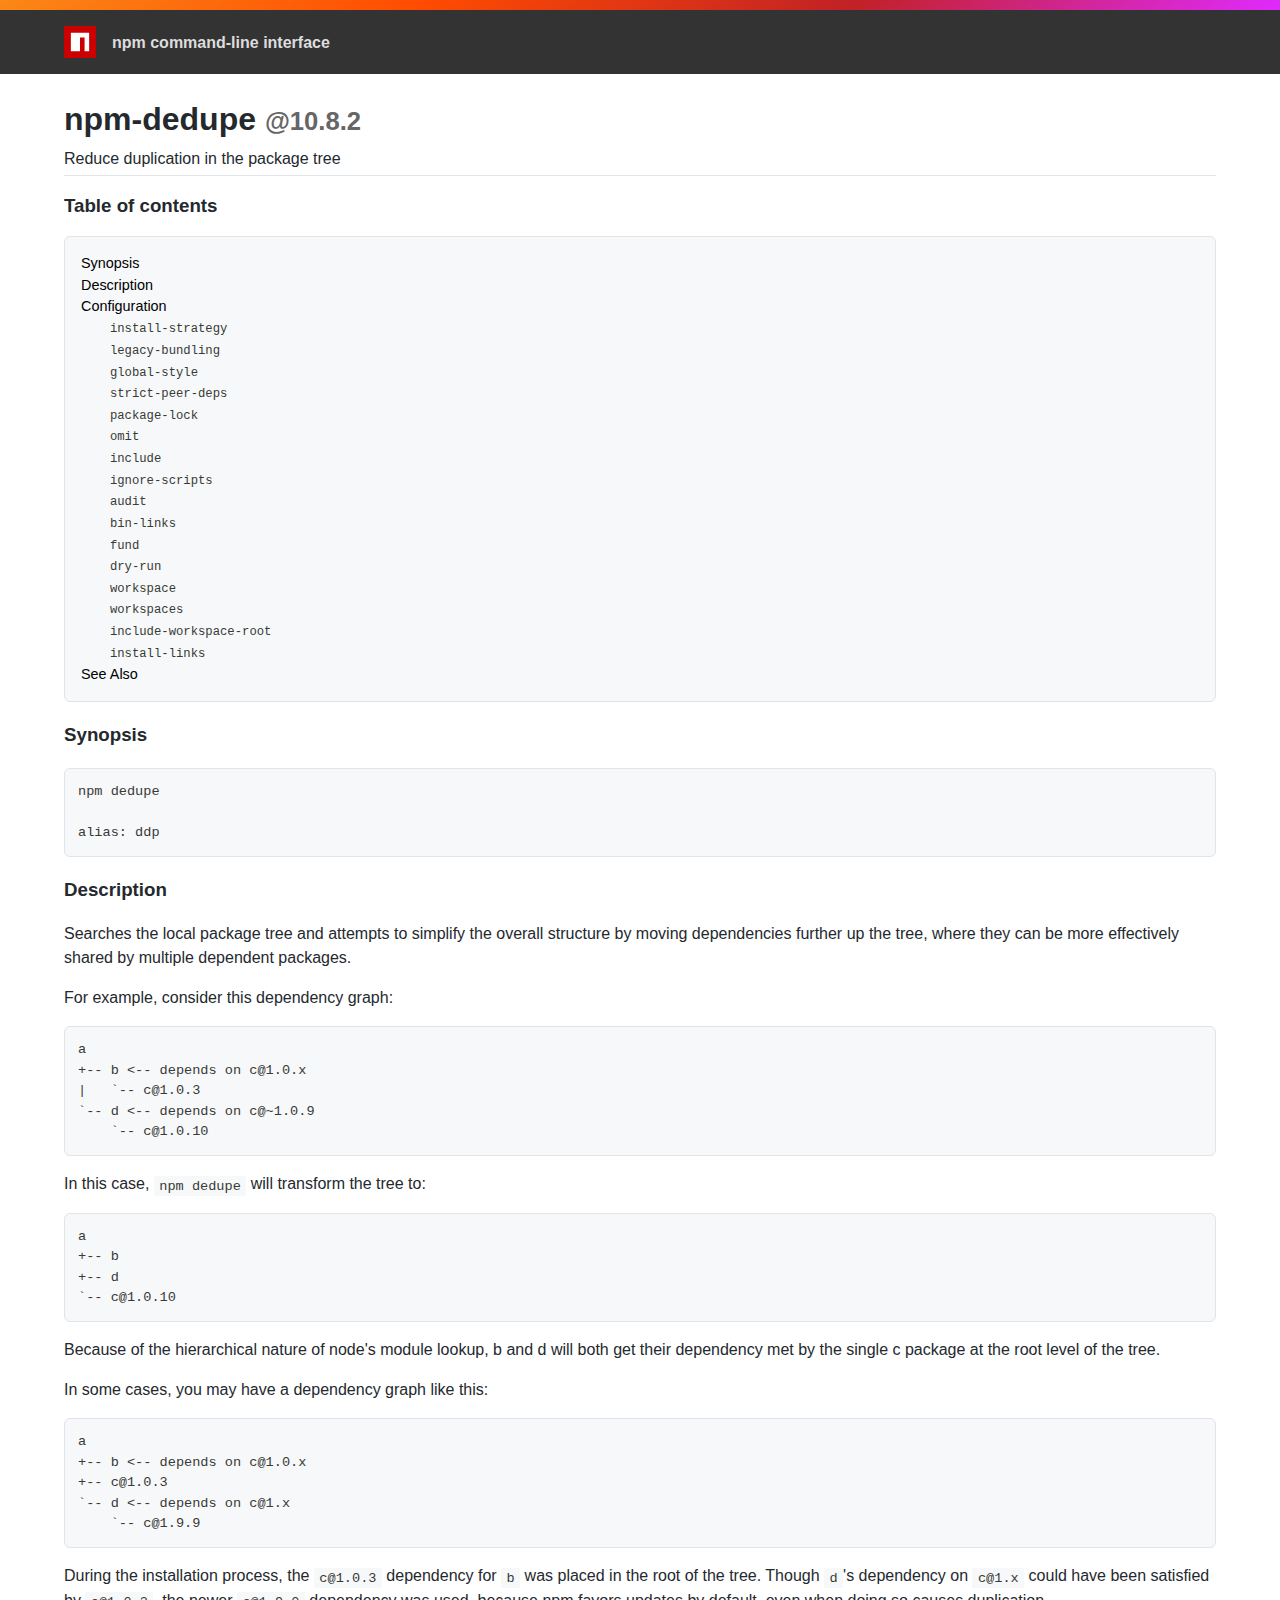
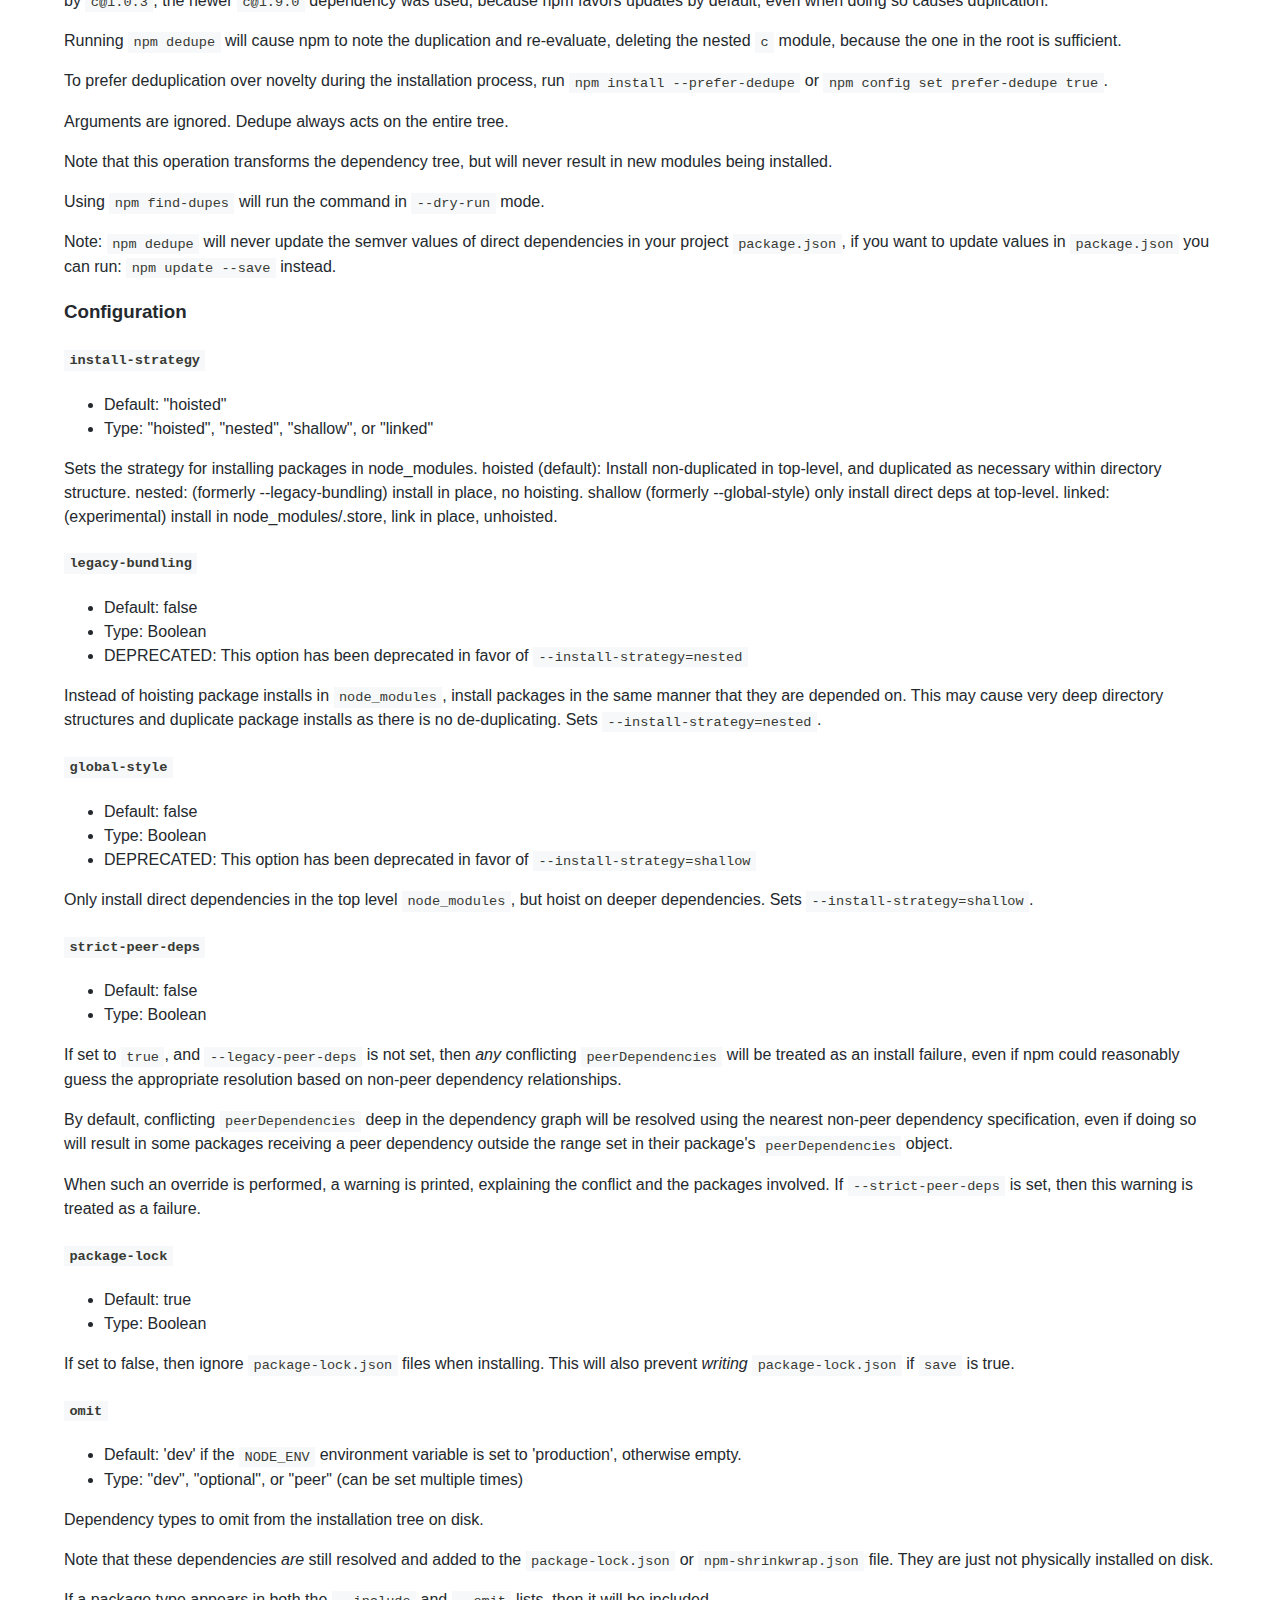
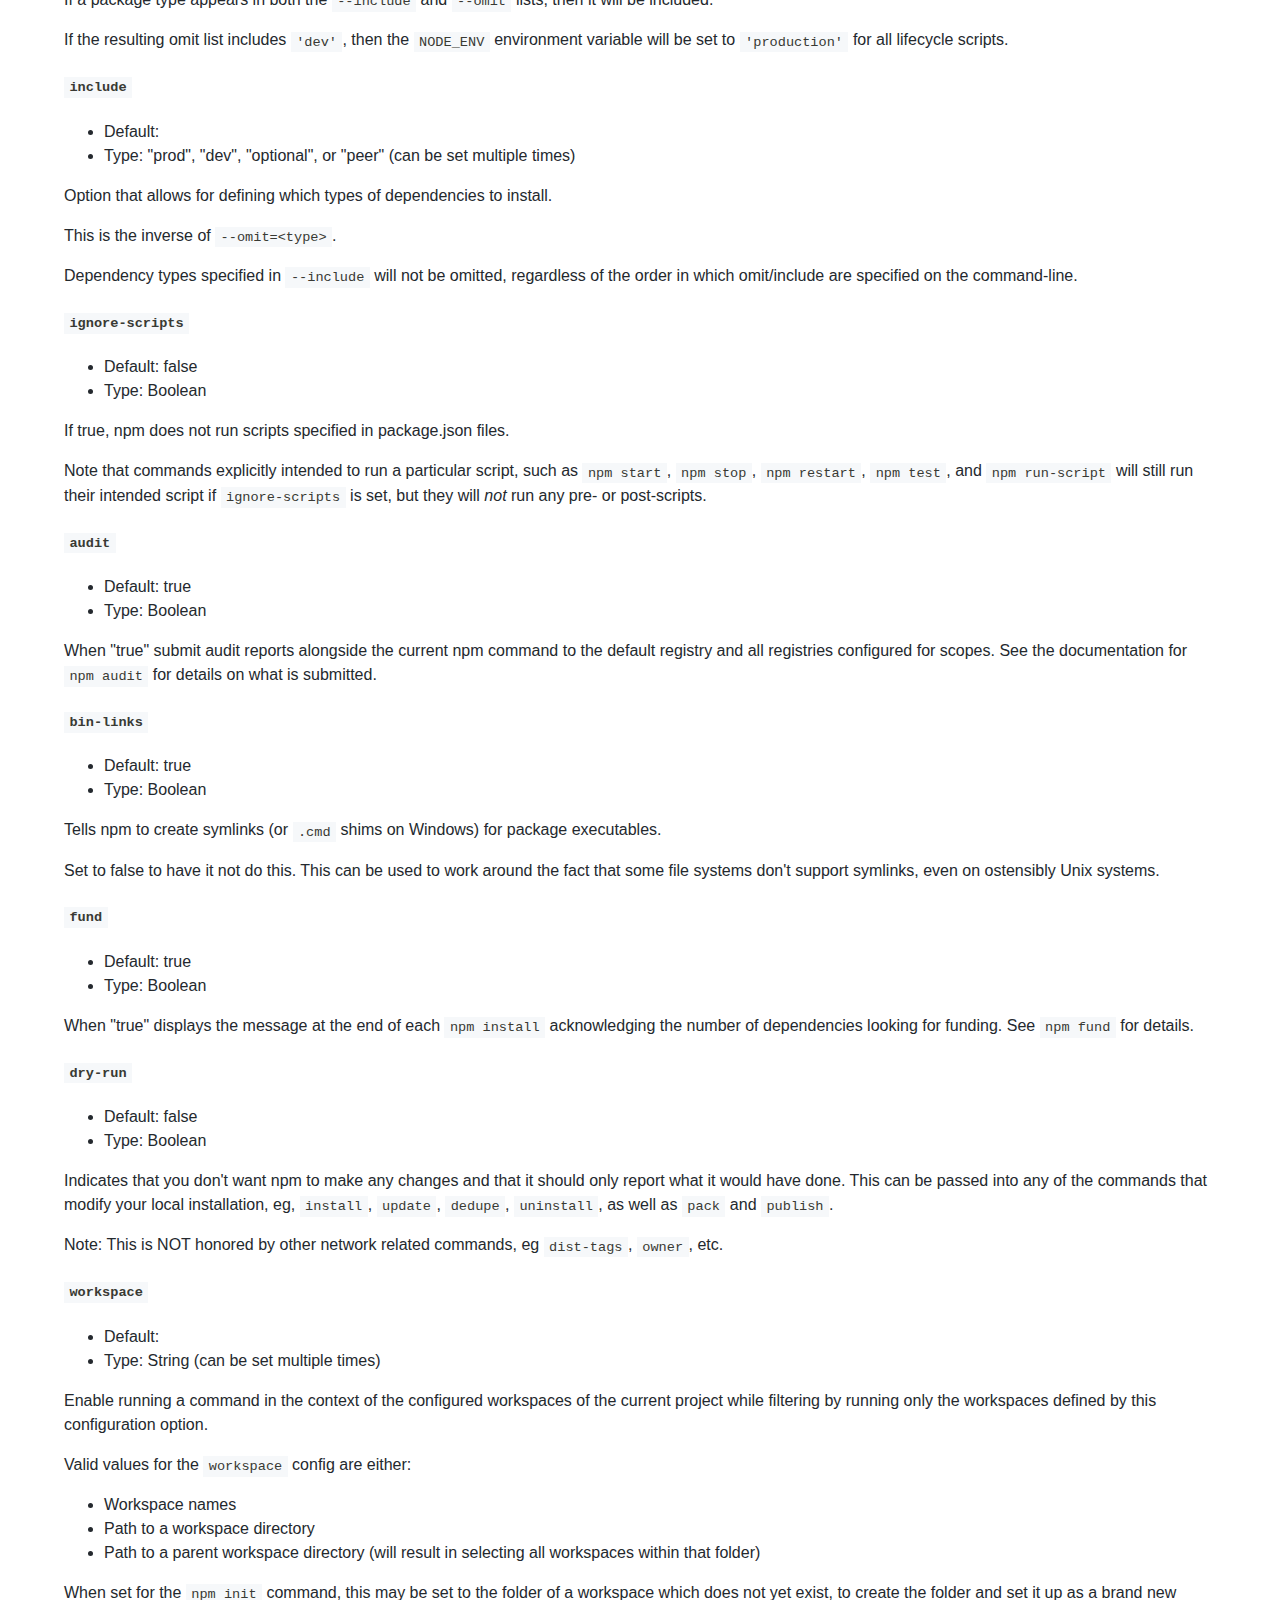
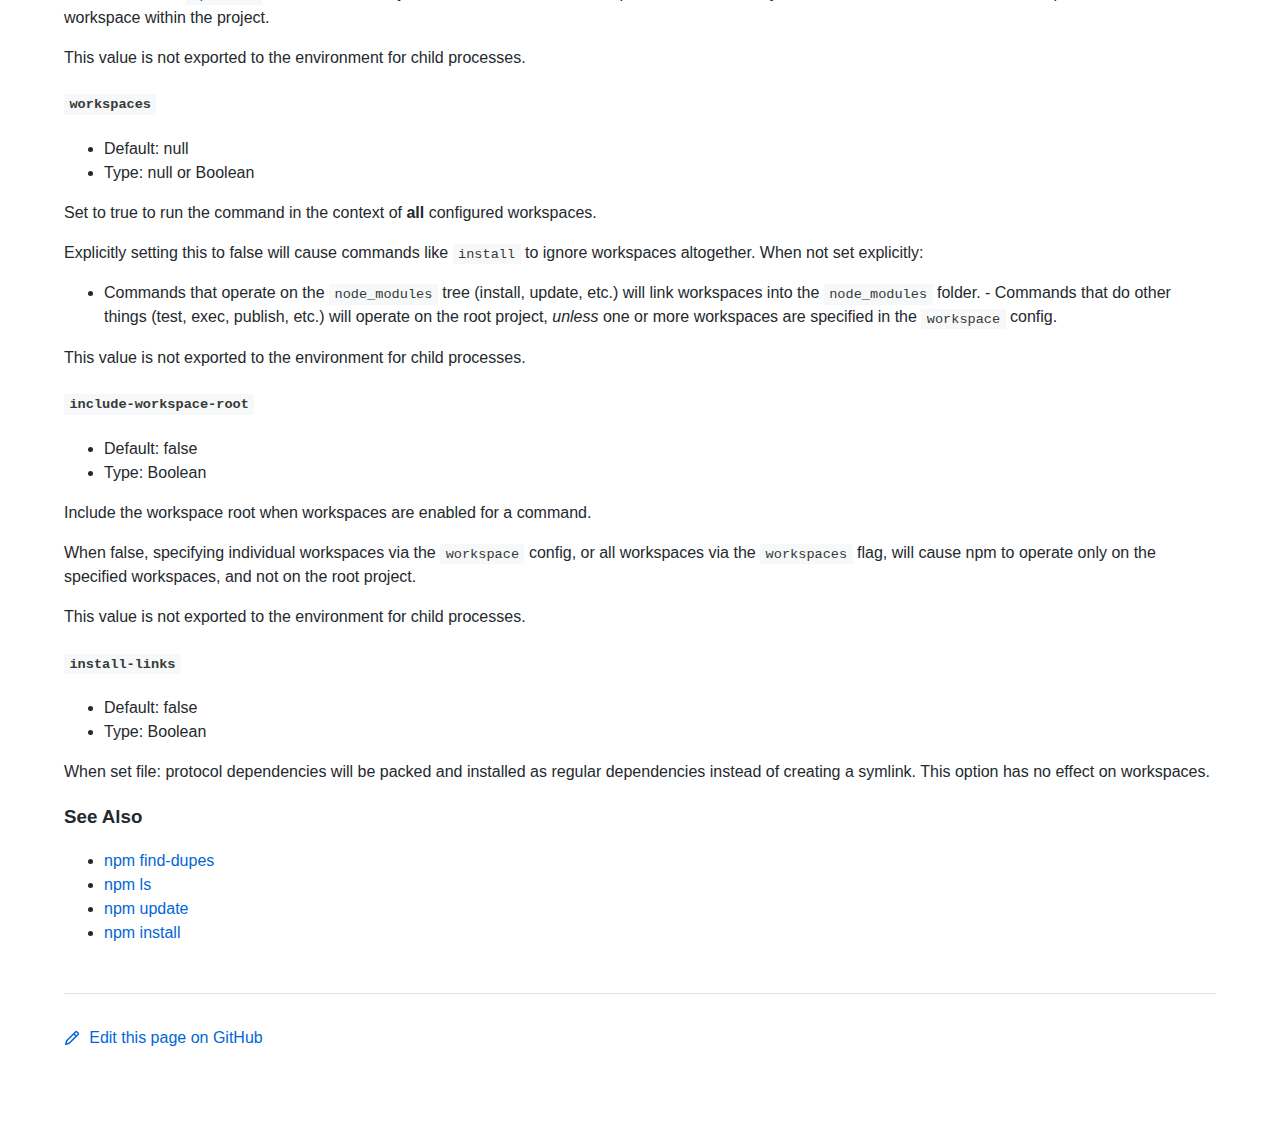
<file: nodejs/node_modules/npm/docs/output/commands/npm-dedupe.html>
<!DOCTYPE html><html><head>
<meta charset="utf-8">
<title>npm-dedupe</title>
<style>
body {
    background-color: #ffffff;
    color: #24292e;

    margin: 0;

    line-height: 1.5;

    font-family: -apple-system, BlinkMacSystemFont, "Segoe UI", Helvetica, Arial, sans-serif, "Apple Color Emoji", "Segoe UI Emoji";
}
#rainbar {
    height: 10px;
    background-image: linear-gradient(139deg, #fb8817, #ff4b01, #c12127, #e02aff);
}

a {
    text-decoration: none;
    color: #0366d6;
}
a:hover {
    text-decoration: underline;
}

pre {
    margin: 1em 0px;
    padding: 1em;
    border: solid 1px #e1e4e8;
    border-radius: 6px;

    display: block;
    overflow: auto;

    white-space: pre;

    background-color: #f6f8fa;
    color: #393a34;
}
code {
    font-family: SFMono-Regular, Consolas, "Liberation Mono", Menlo, Courier, monospace;
    font-size: 85%;
    padding: 0.2em 0.4em;
    background-color: #f6f8fa;
    color: #393a34;
}
pre > code {
    padding: 0;
    background-color: inherit;
    color: inherit;
}
h1, h2, h3 {
    font-weight: 600;
}

#logobar {
    background-color: #333333;
    margin: 0 auto;
    padding: 1em 4em;
}
#logobar .logo {
    float: left;
}
#logobar .title {
    font-weight: 600;
    color: #dddddd;
    float: left;
    margin: 5px 0 0 1em;
}
#logobar:after {
    content: "";
    display: block;
    clear: both;
}

#content {
    margin: 0 auto;
    padding: 0 4em;
}

#table_of_contents > h2 {
    font-size: 1.17em;
}
#table_of_contents ul:first-child {
    border: solid 1px #e1e4e8;
    border-radius: 6px;
    padding: 1em;
    background-color: #f6f8fa;
    color: #393a34;
}
#table_of_contents ul {
    list-style-type: none;
    padding-left: 1.5em;
}
#table_of_contents li {
    font-size: 0.9em;
}
#table_of_contents li a {
    color: #000000;
}

header.title {
    border-bottom: solid 1px #e1e4e8;
}
header.title > h1 {
    margin-bottom: 0.25em;
}
header.title > .description {
    display: block;
    margin-bottom: 0.5em;
    line-height: 1;
}

header.title .version {
    font-size: 0.8em;
    color: #666666;
}

footer#edit {
    border-top: solid 1px #e1e4e8;
    margin: 3em 0 4em 0;
    padding-top: 2em;
}
</style>
</head>
<body>
<div id="banner">
<div id="rainbar"></div>
<div id="logobar">
<svg class="logo" role="img" height="32" width="32" viewBox="0 0 700 700">
<polygon fill="#cb0000" points="0,700 700,700 700,0 0,0"></polygon>
<polygon fill="#ffffff" points="150,550 350,550 350,250 450,250 450,550 550,550 550,150 150,150"></polygon>
</svg>
<div class="title">
npm command-line interface
</div>
</div>
</div>

<section id="content">
<header class="title">
<h1 id="----npm-dedupe----1082">
    <span>npm-dedupe</span>
    <span class="version">@10.8.2</span>
</h1>
<span class="description">Reduce duplication in the package tree</span>
</header>

<section id="table_of_contents">
<h2 id="table-of-contents">Table of contents</h2>
<div id="_table_of_contents"><ul><li><a href="#synopsis">Synopsis</a></li><li><a href="#description">Description</a></li><li><a href="#configuration">Configuration</a></li><ul><li><a href="#install-strategy"><code>install-strategy</code></a></li><li><a href="#legacy-bundling"><code>legacy-bundling</code></a></li><li><a href="#global-style"><code>global-style</code></a></li><li><a href="#strict-peer-deps"><code>strict-peer-deps</code></a></li><li><a href="#package-lock"><code>package-lock</code></a></li><li><a href="#omit"><code>omit</code></a></li><li><a href="#include"><code>include</code></a></li><li><a href="#ignore-scripts"><code>ignore-scripts</code></a></li><li><a href="#audit"><code>audit</code></a></li><li><a href="#bin-links"><code>bin-links</code></a></li><li><a href="#fund"><code>fund</code></a></li><li><a href="#dry-run"><code>dry-run</code></a></li><li><a href="#workspace"><code>workspace</code></a></li><li><a href="#workspaces"><code>workspaces</code></a></li><li><a href="#include-workspace-root"><code>include-workspace-root</code></a></li><li><a href="#install-links"><code>install-links</code></a></li></ul><li><a href="#see-also">See Also</a></li></ul></div>
</section>

<div id="_content"><h3 id="synopsis">Synopsis</h3>
<pre><code class="language-bash">npm dedupe

alias: ddp
</code></pre>
<h3 id="description">Description</h3>
<p>Searches the local package tree and attempts to simplify the overall
structure by moving dependencies further up the tree, where they can
be more effectively shared by multiple dependent packages.</p>
<p>For example, consider this dependency graph:</p>
<pre><code>a
+-- b &lt;-- depends on c@1.0.x
|   `-- c@1.0.3
`-- d &lt;-- depends on c@~1.0.9
    `-- c@1.0.10
</code></pre>
<p>In this case, <code>npm dedupe</code> will transform the tree to:</p>
<pre><code class="language-bash">a
+-- b
+-- d
`-- c@1.0.10
</code></pre>
<p>Because of the hierarchical nature of node's module lookup, b and d
will both get their dependency met by the single c package at the root
level of the tree.</p>
<p>In some cases, you may have a dependency graph like this:</p>
<pre><code>a
+-- b &lt;-- depends on c@1.0.x
+-- c@1.0.3
`-- d &lt;-- depends on c@1.x
    `-- c@1.9.9
</code></pre>
<p>During the installation process, the <code>c@1.0.3</code> dependency for <code>b</code> was
placed in the root of the tree.  Though <code>d</code>'s dependency on <code>c@1.x</code> could
have been satisfied by <code>c@1.0.3</code>, the newer <code>c@1.9.0</code> dependency was used,
because npm favors updates by default, even when doing so causes
duplication.</p>
<p>Running <code>npm dedupe</code> will cause npm to note the duplication and
re-evaluate, deleting the nested <code>c</code> module, because the one in the root is
sufficient.</p>
<p>To prefer deduplication over novelty during the installation process, run
<code>npm install --prefer-dedupe</code> or <code>npm config set prefer-dedupe true</code>.</p>
<p>Arguments are ignored. Dedupe always acts on the entire tree.</p>
<p>Note that this operation transforms the dependency tree, but will never
result in new modules being installed.</p>
<p>Using <code>npm find-dupes</code> will run the command in <code>--dry-run</code> mode.</p>
<p>Note: <code>npm dedupe</code> will never update the semver values of direct
dependencies in your project <code>package.json</code>, if you want to update
values in <code>package.json</code> you can run: <code>npm update --save</code> instead.</p>
<h3 id="configuration">Configuration</h3>
<h4 id="install-strategy"><code>install-strategy</code></h4>
<ul>
<li>Default: "hoisted"</li>
<li>Type: "hoisted", "nested", "shallow", or "linked"</li>
</ul>
<p>Sets the strategy for installing packages in node_modules. hoisted
(default): Install non-duplicated in top-level, and duplicated as necessary
within directory structure. nested: (formerly --legacy-bundling) install in
place, no hoisting. shallow (formerly --global-style) only install direct
deps at top-level. linked: (experimental) install in node_modules/.store,
link in place, unhoisted.</p>
<h4 id="legacy-bundling"><code>legacy-bundling</code></h4>
<ul>
<li>Default: false</li>
<li>Type: Boolean</li>
<li>DEPRECATED: This option has been deprecated in favor of
<code>--install-strategy=nested</code></li>
</ul>
<p>Instead of hoisting package installs in <code>node_modules</code>, install packages in
the same manner that they are depended on. This may cause very deep
directory structures and duplicate package installs as there is no
de-duplicating. Sets <code>--install-strategy=nested</code>.</p>
<h4 id="global-style"><code>global-style</code></h4>
<ul>
<li>Default: false</li>
<li>Type: Boolean</li>
<li>DEPRECATED: This option has been deprecated in favor of
<code>--install-strategy=shallow</code></li>
</ul>
<p>Only install direct dependencies in the top level <code>node_modules</code>, but hoist
on deeper dependencies. Sets <code>--install-strategy=shallow</code>.</p>
<h4 id="strict-peer-deps"><code>strict-peer-deps</code></h4>
<ul>
<li>Default: false</li>
<li>Type: Boolean</li>
</ul>
<p>If set to <code>true</code>, and <code>--legacy-peer-deps</code> is not set, then <em>any</em>
conflicting <code>peerDependencies</code> will be treated as an install failure, even
if npm could reasonably guess the appropriate resolution based on non-peer
dependency relationships.</p>
<p>By default, conflicting <code>peerDependencies</code> deep in the dependency graph will
be resolved using the nearest non-peer dependency specification, even if
doing so will result in some packages receiving a peer dependency outside
the range set in their package's <code>peerDependencies</code> object.</p>
<p>When such an override is performed, a warning is printed, explaining the
conflict and the packages involved. If <code>--strict-peer-deps</code> is set, then
this warning is treated as a failure.</p>
<h4 id="package-lock"><code>package-lock</code></h4>
<ul>
<li>Default: true</li>
<li>Type: Boolean</li>
</ul>
<p>If set to false, then ignore <code>package-lock.json</code> files when installing. This
will also prevent <em>writing</em> <code>package-lock.json</code> if <code>save</code> is true.</p>
<h4 id="omit"><code>omit</code></h4>
<ul>
<li>Default: 'dev' if the <code>NODE_ENV</code> environment variable is set to
'production', otherwise empty.</li>
<li>Type: "dev", "optional", or "peer" (can be set multiple times)</li>
</ul>
<p>Dependency types to omit from the installation tree on disk.</p>
<p>Note that these dependencies <em>are</em> still resolved and added to the
<code>package-lock.json</code> or <code>npm-shrinkwrap.json</code> file. They are just not
physically installed on disk.</p>
<p>If a package type appears in both the <code>--include</code> and <code>--omit</code> lists, then
it will be included.</p>
<p>If the resulting omit list includes <code>'dev'</code>, then the <code>NODE_ENV</code> environment
variable will be set to <code>'production'</code> for all lifecycle scripts.</p>
<h4 id="include"><code>include</code></h4>
<ul>
<li>Default:</li>
<li>Type: "prod", "dev", "optional", or "peer" (can be set multiple times)</li>
</ul>
<p>Option that allows for defining which types of dependencies to install.</p>
<p>This is the inverse of <code>--omit=&lt;type&gt;</code>.</p>
<p>Dependency types specified in <code>--include</code> will not be omitted, regardless of
the order in which omit/include are specified on the command-line.</p>
<h4 id="ignore-scripts"><code>ignore-scripts</code></h4>
<ul>
<li>Default: false</li>
<li>Type: Boolean</li>
</ul>
<p>If true, npm does not run scripts specified in package.json files.</p>
<p>Note that commands explicitly intended to run a particular script, such as
<code>npm start</code>, <code>npm stop</code>, <code>npm restart</code>, <code>npm test</code>, and <code>npm run-script</code>
will still run their intended script if <code>ignore-scripts</code> is set, but they
will <em>not</em> run any pre- or post-scripts.</p>
<h4 id="audit"><code>audit</code></h4>
<ul>
<li>Default: true</li>
<li>Type: Boolean</li>
</ul>
<p>When "true" submit audit reports alongside the current npm command to the
default registry and all registries configured for scopes. See the
documentation for <a href="../commands/npm-audit.html"><code>npm audit</code></a> for details on what is
submitted.</p>
<h4 id="bin-links"><code>bin-links</code></h4>
<ul>
<li>Default: true</li>
<li>Type: Boolean</li>
</ul>
<p>Tells npm to create symlinks (or <code>.cmd</code> shims on Windows) for package
executables.</p>
<p>Set to false to have it not do this. This can be used to work around the
fact that some file systems don't support symlinks, even on ostensibly Unix
systems.</p>
<h4 id="fund"><code>fund</code></h4>
<ul>
<li>Default: true</li>
<li>Type: Boolean</li>
</ul>
<p>When "true" displays the message at the end of each <code>npm install</code>
acknowledging the number of dependencies looking for funding. See <a href="../commands/npm-fund.html"><code>npm fund</code></a> for details.</p>
<h4 id="dry-run"><code>dry-run</code></h4>
<ul>
<li>Default: false</li>
<li>Type: Boolean</li>
</ul>
<p>Indicates that you don't want npm to make any changes and that it should
only report what it would have done. This can be passed into any of the
commands that modify your local installation, eg, <code>install</code>, <code>update</code>,
<code>dedupe</code>, <code>uninstall</code>, as well as <code>pack</code> and <code>publish</code>.</p>
<p>Note: This is NOT honored by other network related commands, eg <code>dist-tags</code>,
<code>owner</code>, etc.</p>
<h4 id="workspace"><code>workspace</code></h4>
<ul>
<li>Default:</li>
<li>Type: String (can be set multiple times)</li>
</ul>
<p>Enable running a command in the context of the configured workspaces of the
current project while filtering by running only the workspaces defined by
this configuration option.</p>
<p>Valid values for the <code>workspace</code> config are either:</p>
<ul>
<li>Workspace names</li>
<li>Path to a workspace directory</li>
<li>Path to a parent workspace directory (will result in selecting all
workspaces within that folder)</li>
</ul>
<p>When set for the <code>npm init</code> command, this may be set to the folder of a
workspace which does not yet exist, to create the folder and set it up as a
brand new workspace within the project.</p>
<p>This value is not exported to the environment for child processes.</p>
<h4 id="workspaces"><code>workspaces</code></h4>
<ul>
<li>Default: null</li>
<li>Type: null or Boolean</li>
</ul>
<p>Set to true to run the command in the context of <strong>all</strong> configured
workspaces.</p>
<p>Explicitly setting this to false will cause commands like <code>install</code> to
ignore workspaces altogether. When not set explicitly:</p>
<ul>
<li>Commands that operate on the <code>node_modules</code> tree (install, update, etc.)
will link workspaces into the <code>node_modules</code> folder. - Commands that do
other things (test, exec, publish, etc.) will operate on the root project,
<em>unless</em> one or more workspaces are specified in the <code>workspace</code> config.</li>
</ul>
<p>This value is not exported to the environment for child processes.</p>
<h4 id="include-workspace-root"><code>include-workspace-root</code></h4>
<ul>
<li>Default: false</li>
<li>Type: Boolean</li>
</ul>
<p>Include the workspace root when workspaces are enabled for a command.</p>
<p>When false, specifying individual workspaces via the <code>workspace</code> config, or
all workspaces via the <code>workspaces</code> flag, will cause npm to operate only on
the specified workspaces, and not on the root project.</p>
<p>This value is not exported to the environment for child processes.</p>
<h4 id="install-links"><code>install-links</code></h4>
<ul>
<li>Default: false</li>
<li>Type: Boolean</li>
</ul>
<p>When set file: protocol dependencies will be packed and installed as regular
dependencies instead of creating a symlink. This option has no effect on
workspaces.</p>
<h3 id="see-also">See Also</h3>
<ul>
<li><a href="../commands/npm-find-dupes.html">npm find-dupes</a></li>
<li><a href="../commands/npm-ls.html">npm ls</a></li>
<li><a href="../commands/npm-update.html">npm update</a></li>
<li><a href="../commands/npm-install.html">npm install</a></li>
</ul></div>

<footer id="edit">
<a href="https://github.com/npm/cli/edit/latest/docs/content/commands/npm-dedupe.md">
<svg role="img" viewBox="0 0 16 16" width="16" height="16" fill="currentcolor" style="vertical-align: text-bottom; margin-right: 0.3em;">
<path fill-rule="evenodd" d="M11.013 1.427a1.75 1.75 0 012.474 0l1.086 1.086a1.75 1.75 0 010 2.474l-8.61 8.61c-.21.21-.47.364-.756.445l-3.251.93a.75.75 0 01-.927-.928l.929-3.25a1.75 1.75 0 01.445-.758l8.61-8.61zm1.414 1.06a.25.25 0 00-.354 0L10.811 3.75l1.439 1.44 1.263-1.263a.25.25 0 000-.354l-1.086-1.086zM11.189 6.25L9.75 4.81l-6.286 6.287a.25.25 0 00-.064.108l-.558 1.953 1.953-.558a.249.249 0 00.108-.064l6.286-6.286z"></path>
</svg>
Edit this page on GitHub
</a>
</footer>
</section>



</body></html>
</file>
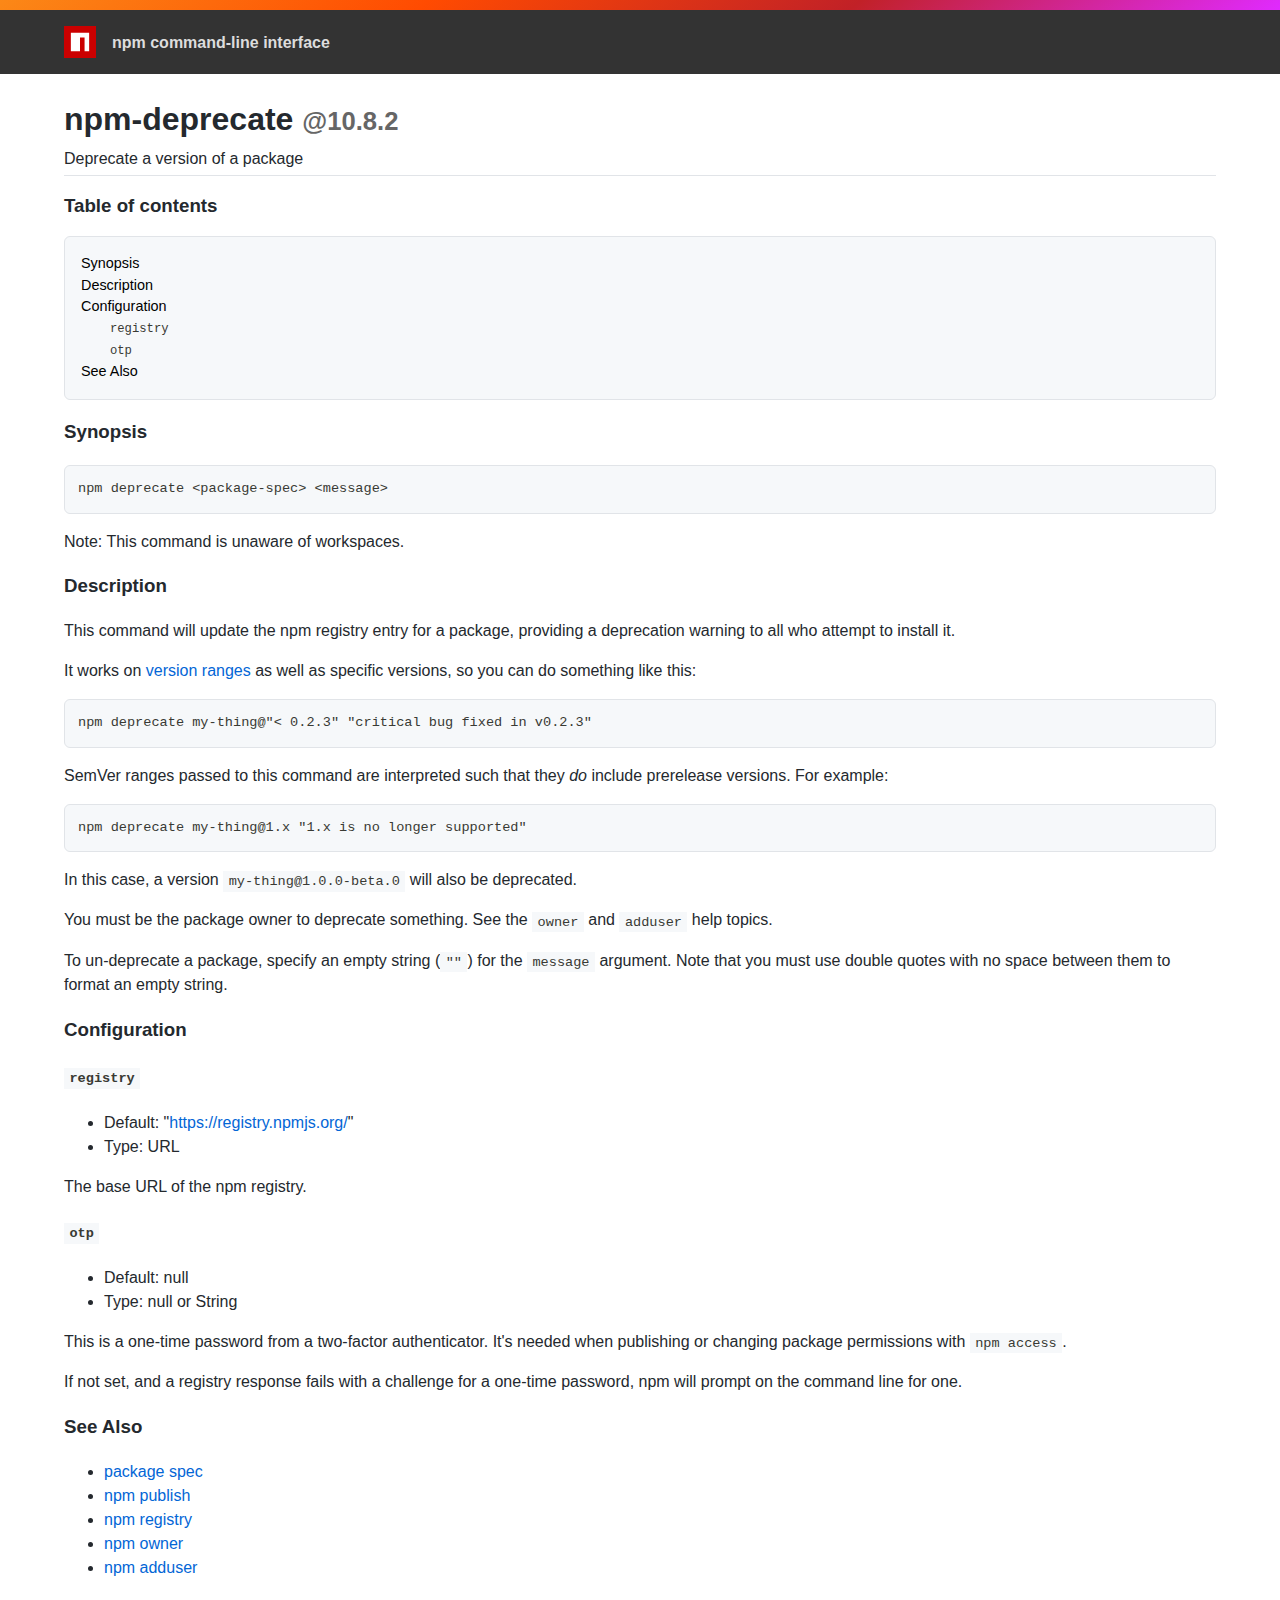
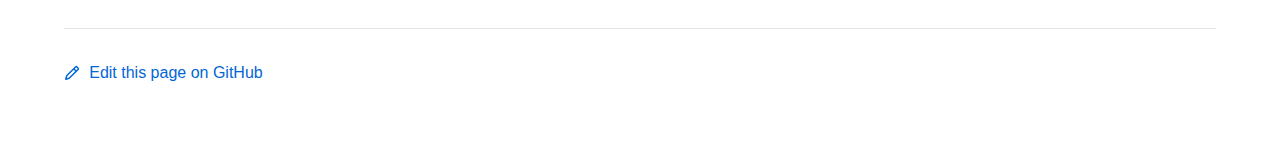
<file: nodejs/node_modules/npm/docs/output/commands/npm-deprecate.html>
<!DOCTYPE html><html><head>
<meta charset="utf-8">
<title>npm-deprecate</title>
<style>
body {
    background-color: #ffffff;
    color: #24292e;

    margin: 0;

    line-height: 1.5;

    font-family: -apple-system, BlinkMacSystemFont, "Segoe UI", Helvetica, Arial, sans-serif, "Apple Color Emoji", "Segoe UI Emoji";
}
#rainbar {
    height: 10px;
    background-image: linear-gradient(139deg, #fb8817, #ff4b01, #c12127, #e02aff);
}

a {
    text-decoration: none;
    color: #0366d6;
}
a:hover {
    text-decoration: underline;
}

pre {
    margin: 1em 0px;
    padding: 1em;
    border: solid 1px #e1e4e8;
    border-radius: 6px;

    display: block;
    overflow: auto;

    white-space: pre;

    background-color: #f6f8fa;
    color: #393a34;
}
code {
    font-family: SFMono-Regular, Consolas, "Liberation Mono", Menlo, Courier, monospace;
    font-size: 85%;
    padding: 0.2em 0.4em;
    background-color: #f6f8fa;
    color: #393a34;
}
pre > code {
    padding: 0;
    background-color: inherit;
    color: inherit;
}
h1, h2, h3 {
    font-weight: 600;
}

#logobar {
    background-color: #333333;
    margin: 0 auto;
    padding: 1em 4em;
}
#logobar .logo {
    float: left;
}
#logobar .title {
    font-weight: 600;
    color: #dddddd;
    float: left;
    margin: 5px 0 0 1em;
}
#logobar:after {
    content: "";
    display: block;
    clear: both;
}

#content {
    margin: 0 auto;
    padding: 0 4em;
}

#table_of_contents > h2 {
    font-size: 1.17em;
}
#table_of_contents ul:first-child {
    border: solid 1px #e1e4e8;
    border-radius: 6px;
    padding: 1em;
    background-color: #f6f8fa;
    color: #393a34;
}
#table_of_contents ul {
    list-style-type: none;
    padding-left: 1.5em;
}
#table_of_contents li {
    font-size: 0.9em;
}
#table_of_contents li a {
    color: #000000;
}

header.title {
    border-bottom: solid 1px #e1e4e8;
}
header.title > h1 {
    margin-bottom: 0.25em;
}
header.title > .description {
    display: block;
    margin-bottom: 0.5em;
    line-height: 1;
}

header.title .version {
    font-size: 0.8em;
    color: #666666;
}

footer#edit {
    border-top: solid 1px #e1e4e8;
    margin: 3em 0 4em 0;
    padding-top: 2em;
}
</style>
</head>
<body>
<div id="banner">
<div id="rainbar"></div>
<div id="logobar">
<svg class="logo" role="img" height="32" width="32" viewBox="0 0 700 700">
<polygon fill="#cb0000" points="0,700 700,700 700,0 0,0"></polygon>
<polygon fill="#ffffff" points="150,550 350,550 350,250 450,250 450,550 550,550 550,150 150,150"></polygon>
</svg>
<div class="title">
npm command-line interface
</div>
</div>
</div>

<section id="content">
<header class="title">
<h1 id="----npm-deprecate----1082">
    <span>npm-deprecate</span>
    <span class="version">@10.8.2</span>
</h1>
<span class="description">Deprecate a version of a package</span>
</header>

<section id="table_of_contents">
<h2 id="table-of-contents">Table of contents</h2>
<div id="_table_of_contents"><ul><li><a href="#synopsis">Synopsis</a></li><li><a href="#description">Description</a></li><li><a href="#configuration">Configuration</a></li><ul><li><a href="#registry"><code>registry</code></a></li><li><a href="#otp"><code>otp</code></a></li></ul><li><a href="#see-also">See Also</a></li></ul></div>
</section>

<div id="_content"><h3 id="synopsis">Synopsis</h3>
<pre><code class="language-bash">npm deprecate &lt;package-spec&gt; &lt;message&gt;
</code></pre>
<p>Note: This command is unaware of workspaces.</p>
<h3 id="description">Description</h3>
<p>This command will update the npm registry entry for a package, providing a
deprecation warning to all who attempt to install it.</p>
<p>It works on <a href="https://semver.npmjs.com/">version ranges</a> as well as specific
versions, so you can do something like this:</p>
<pre><code class="language-bash">npm deprecate my-thing@"&lt; 0.2.3" "critical bug fixed in v0.2.3"
</code></pre>
<p>SemVer ranges passed to this command are interpreted such that they <em>do</em>
include prerelease versions.  For example:</p>
<pre><code class="language-bash">npm deprecate my-thing@1.x "1.x is no longer supported"
</code></pre>
<p>In this case, a version <code>my-thing@1.0.0-beta.0</code> will also be deprecated.</p>
<p>You must be the package owner to deprecate something.  See the <code>owner</code> and
<code>adduser</code> help topics.</p>
<p>To un-deprecate a package, specify an empty string (<code>""</code>) for the <code>message</code>
argument. Note that you must use double quotes with no space between them to
format an empty string.</p>
<h3 id="configuration">Configuration</h3>
<h4 id="registry"><code>registry</code></h4>
<ul>
<li>Default: "<a href="https://registry.npmjs.org/">https://registry.npmjs.org/</a>"</li>
<li>Type: URL</li>
</ul>
<p>The base URL of the npm registry.</p>
<h4 id="otp"><code>otp</code></h4>
<ul>
<li>Default: null</li>
<li>Type: null or String</li>
</ul>
<p>This is a one-time password from a two-factor authenticator. It's needed
when publishing or changing package permissions with <code>npm access</code>.</p>
<p>If not set, and a registry response fails with a challenge for a one-time
password, npm will prompt on the command line for one.</p>
<h3 id="see-also">See Also</h3>
<ul>
<li><a href="../using-npm/package-spec.html">package spec</a></li>
<li><a href="../commands/npm-publish.html">npm publish</a></li>
<li><a href="../using-npm/registry.html">npm registry</a></li>
<li><a href="../commands/npm-owner.html">npm owner</a></li>
<li><a href="../commands/npm-adduser.html">npm adduser</a></li>
</ul></div>

<footer id="edit">
<a href="https://github.com/npm/cli/edit/latest/docs/content/commands/npm-deprecate.md">
<svg role="img" viewBox="0 0 16 16" width="16" height="16" fill="currentcolor" style="vertical-align: text-bottom; margin-right: 0.3em;">
<path fill-rule="evenodd" d="M11.013 1.427a1.75 1.75 0 012.474 0l1.086 1.086a1.75 1.75 0 010 2.474l-8.61 8.61c-.21.21-.47.364-.756.445l-3.251.93a.75.75 0 01-.927-.928l.929-3.25a1.75 1.75 0 01.445-.758l8.61-8.61zm1.414 1.06a.25.25 0 00-.354 0L10.811 3.75l1.439 1.44 1.263-1.263a.25.25 0 000-.354l-1.086-1.086zM11.189 6.25L9.75 4.81l-6.286 6.287a.25.25 0 00-.064.108l-.558 1.953 1.953-.558a.249.249 0 00.108-.064l6.286-6.286z"></path>
</svg>
Edit this page on GitHub
</a>
</footer>
</section>



</body></html>
</file>
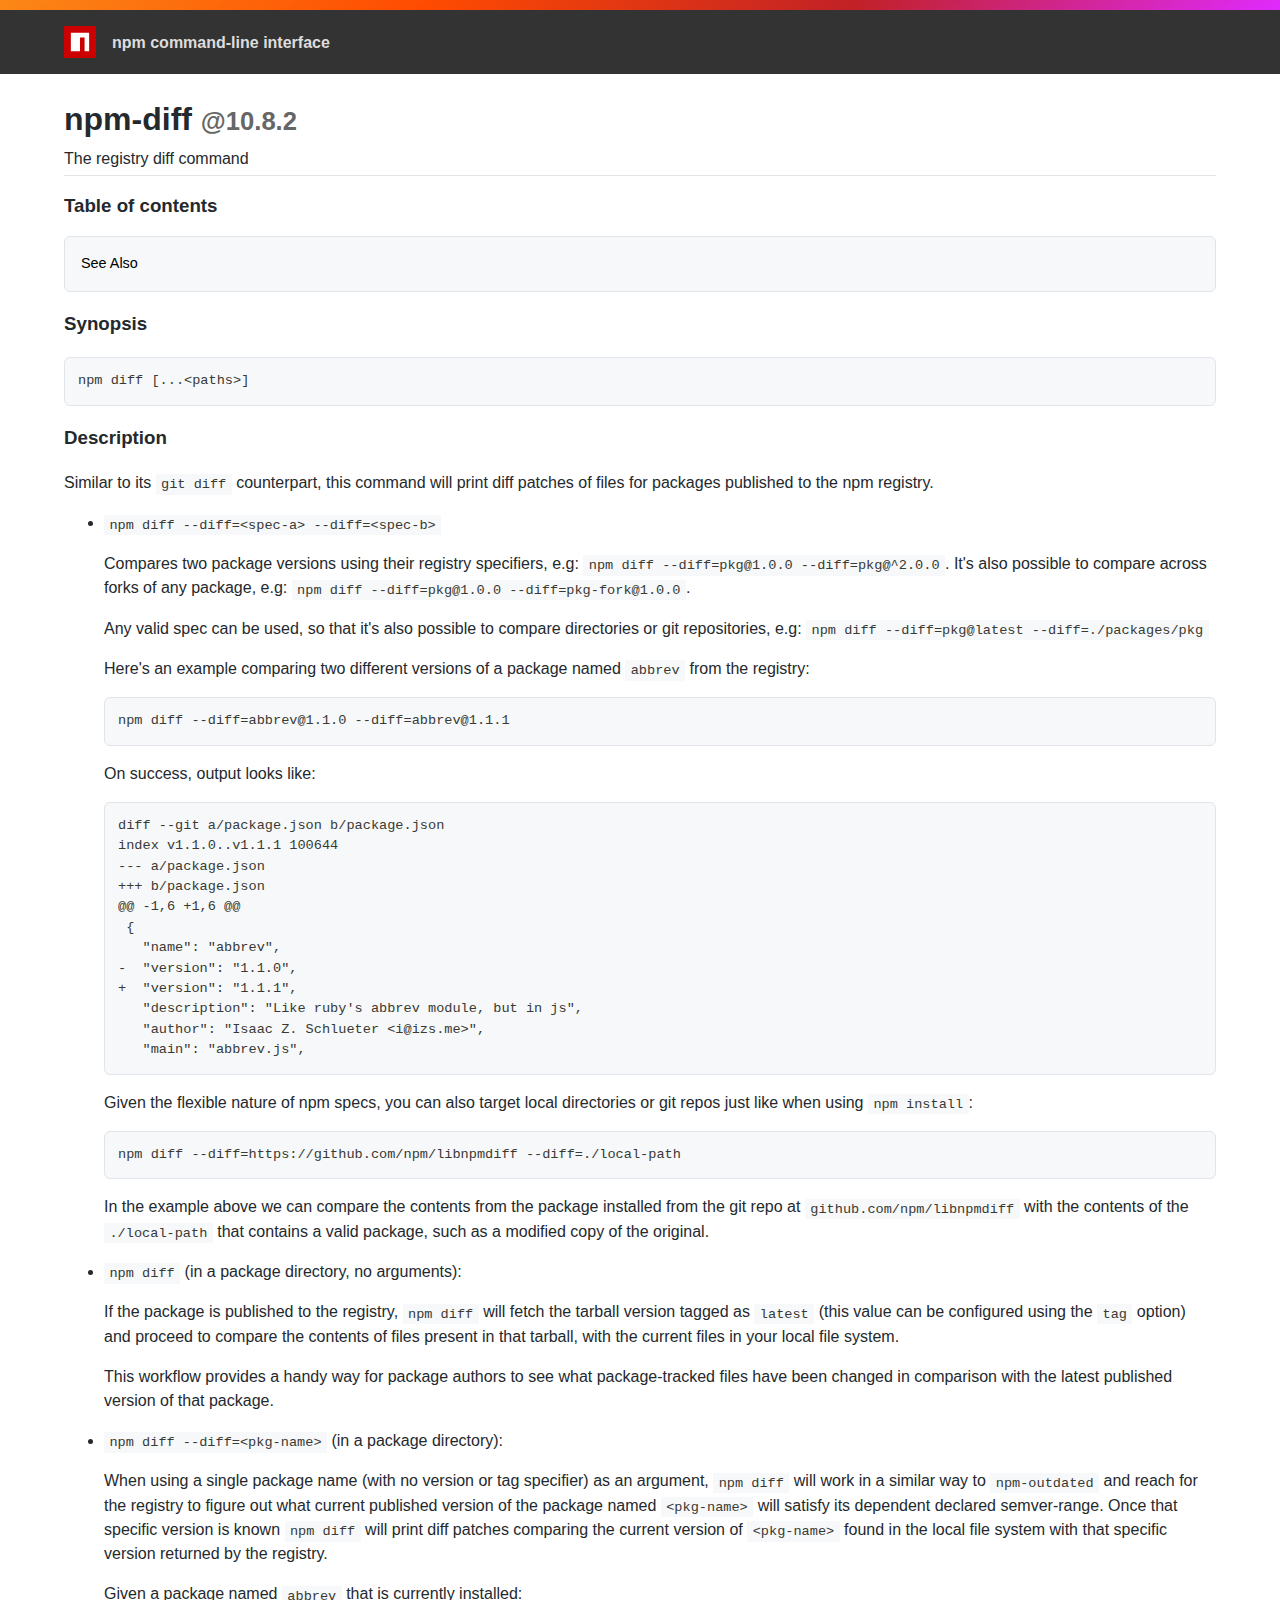
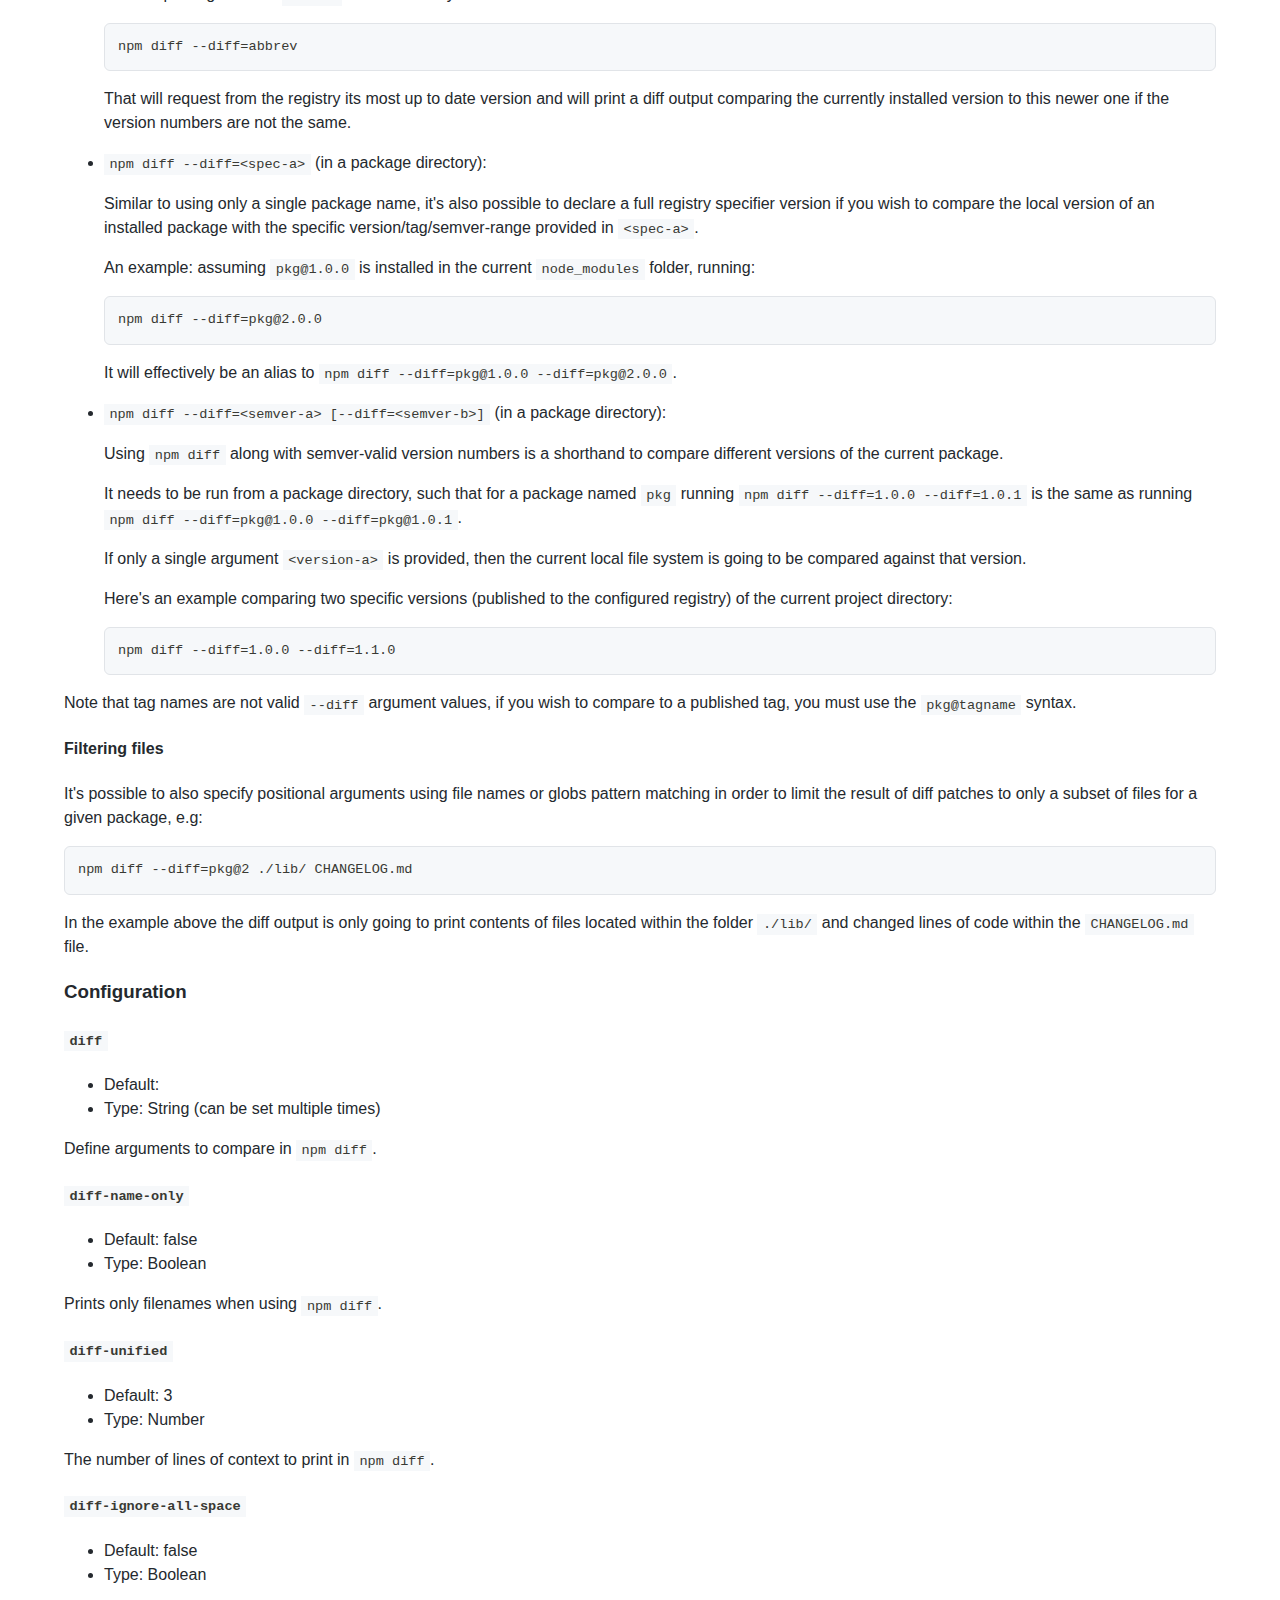
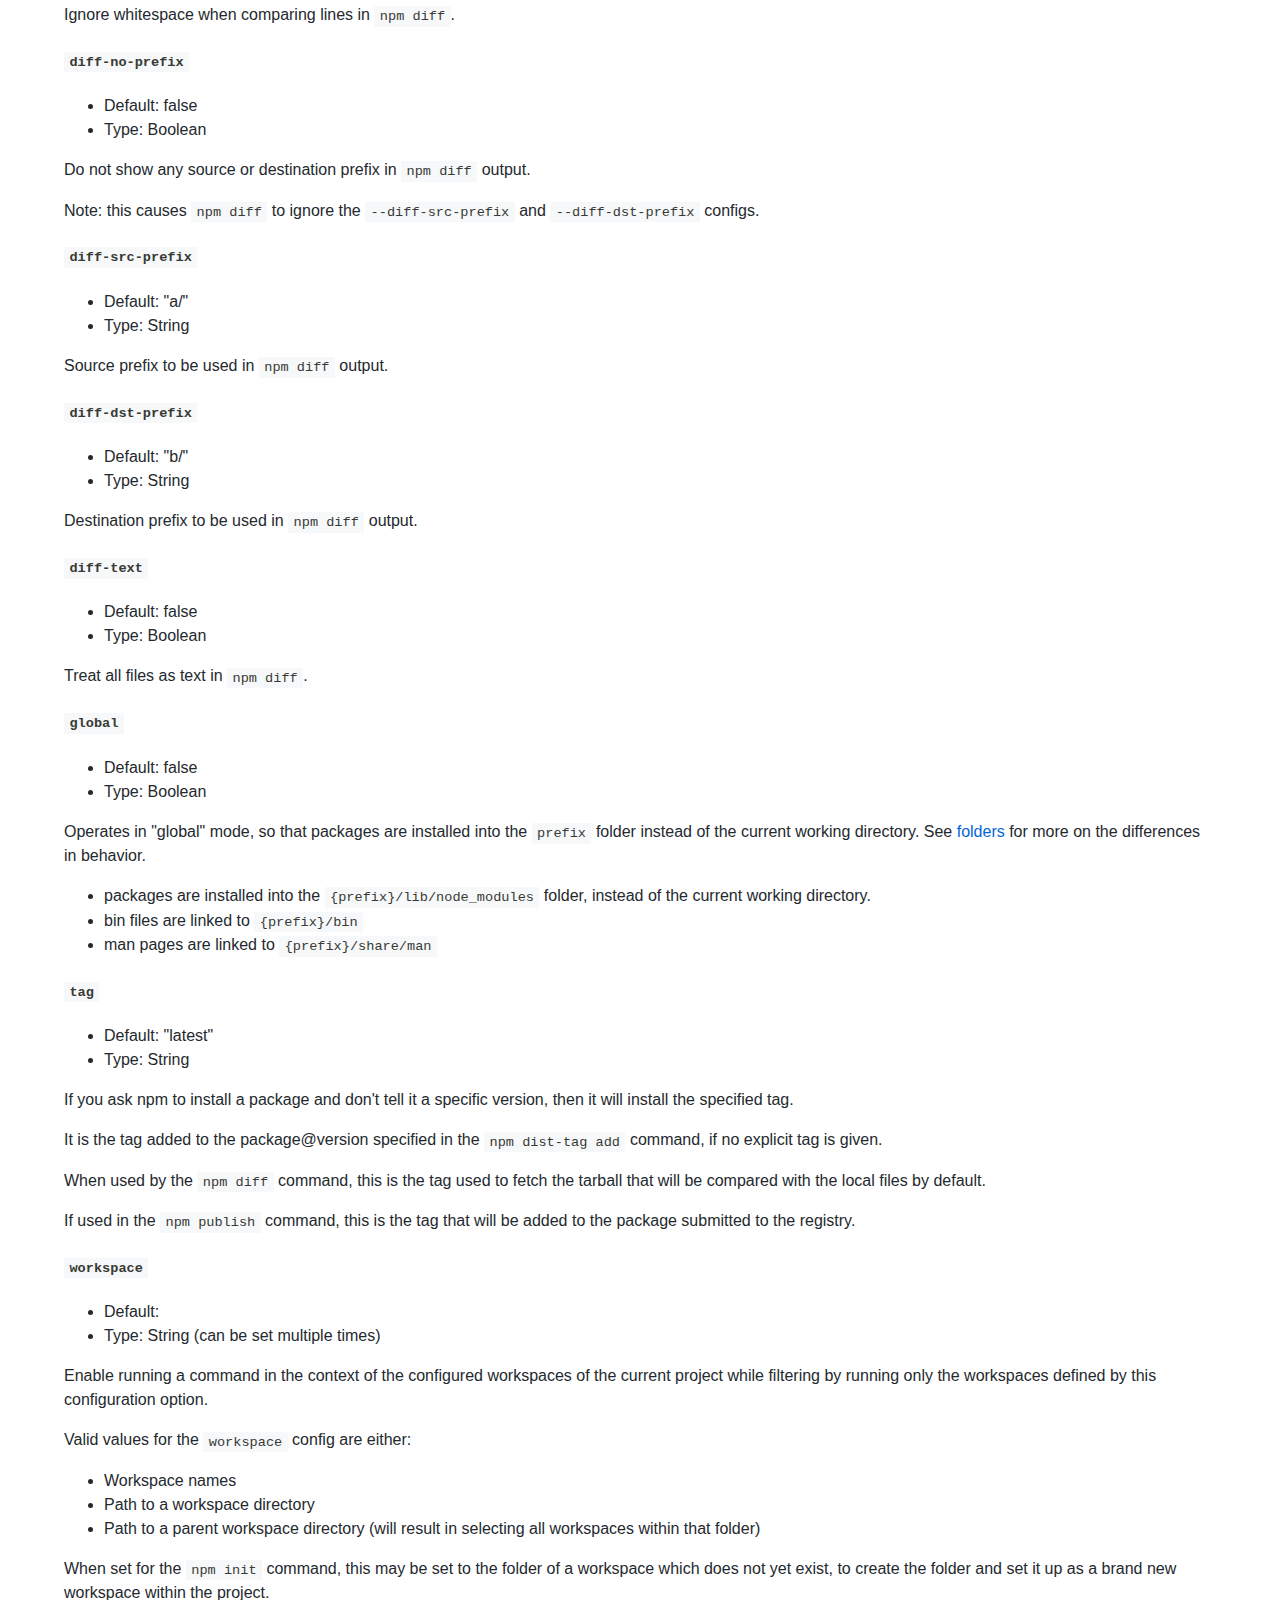
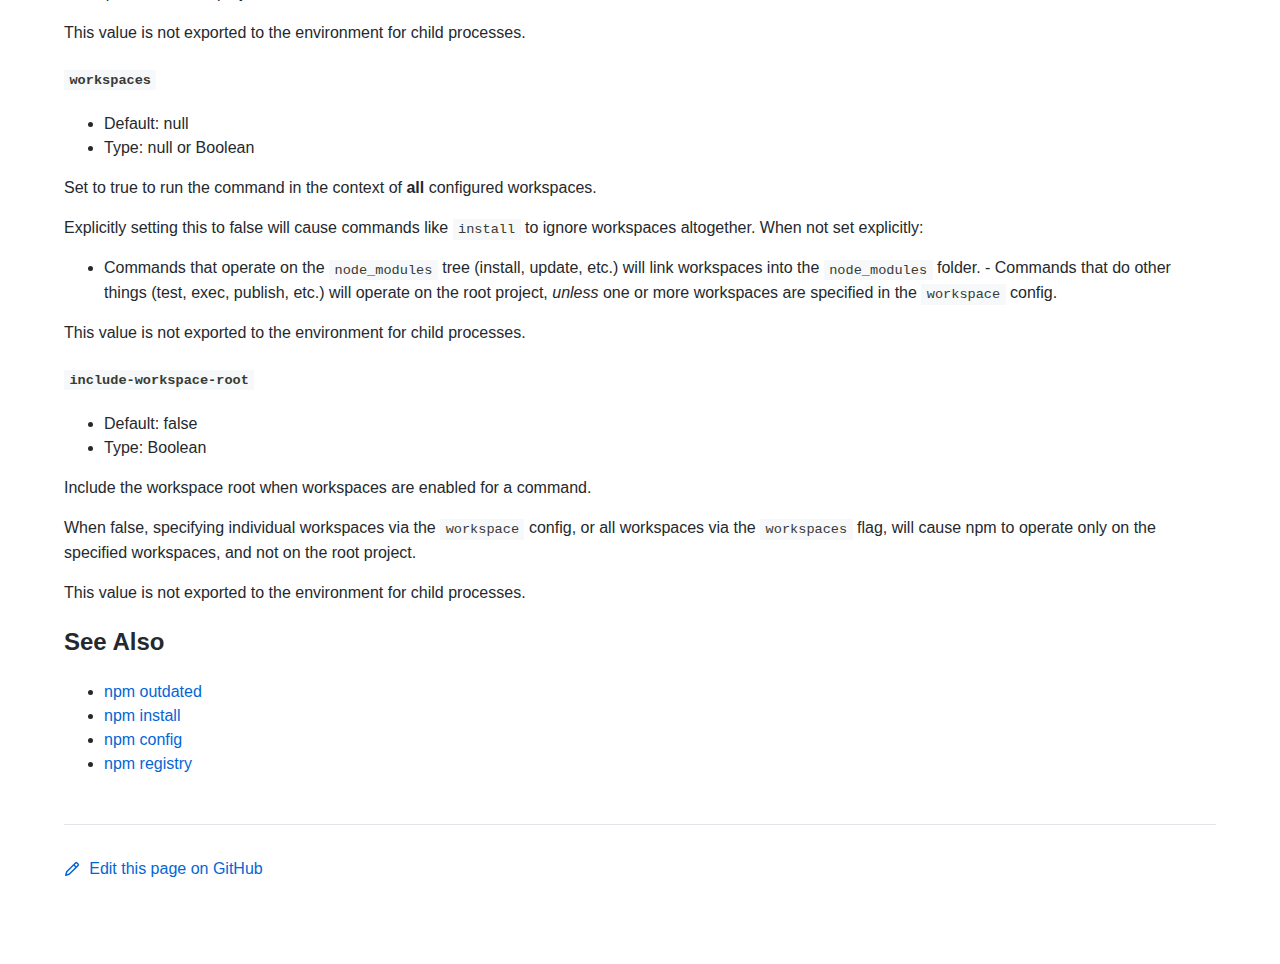
<file: nodejs/node_modules/npm/docs/output/commands/npm-diff.html>
<!DOCTYPE html><html><head>
<meta charset="utf-8">
<title>npm-diff</title>
<style>
body {
    background-color: #ffffff;
    color: #24292e;

    margin: 0;

    line-height: 1.5;

    font-family: -apple-system, BlinkMacSystemFont, "Segoe UI", Helvetica, Arial, sans-serif, "Apple Color Emoji", "Segoe UI Emoji";
}
#rainbar {
    height: 10px;
    background-image: linear-gradient(139deg, #fb8817, #ff4b01, #c12127, #e02aff);
}

a {
    text-decoration: none;
    color: #0366d6;
}
a:hover {
    text-decoration: underline;
}

pre {
    margin: 1em 0px;
    padding: 1em;
    border: solid 1px #e1e4e8;
    border-radius: 6px;

    display: block;
    overflow: auto;

    white-space: pre;

    background-color: #f6f8fa;
    color: #393a34;
}
code {
    font-family: SFMono-Regular, Consolas, "Liberation Mono", Menlo, Courier, monospace;
    font-size: 85%;
    padding: 0.2em 0.4em;
    background-color: #f6f8fa;
    color: #393a34;
}
pre > code {
    padding: 0;
    background-color: inherit;
    color: inherit;
}
h1, h2, h3 {
    font-weight: 600;
}

#logobar {
    background-color: #333333;
    margin: 0 auto;
    padding: 1em 4em;
}
#logobar .logo {
    float: left;
}
#logobar .title {
    font-weight: 600;
    color: #dddddd;
    float: left;
    margin: 5px 0 0 1em;
}
#logobar:after {
    content: "";
    display: block;
    clear: both;
}

#content {
    margin: 0 auto;
    padding: 0 4em;
}

#table_of_contents > h2 {
    font-size: 1.17em;
}
#table_of_contents ul:first-child {
    border: solid 1px #e1e4e8;
    border-radius: 6px;
    padding: 1em;
    background-color: #f6f8fa;
    color: #393a34;
}
#table_of_contents ul {
    list-style-type: none;
    padding-left: 1.5em;
}
#table_of_contents li {
    font-size: 0.9em;
}
#table_of_contents li a {
    color: #000000;
}

header.title {
    border-bottom: solid 1px #e1e4e8;
}
header.title > h1 {
    margin-bottom: 0.25em;
}
header.title > .description {
    display: block;
    margin-bottom: 0.5em;
    line-height: 1;
}

header.title .version {
    font-size: 0.8em;
    color: #666666;
}

footer#edit {
    border-top: solid 1px #e1e4e8;
    margin: 3em 0 4em 0;
    padding-top: 2em;
}
</style>
</head>
<body>
<div id="banner">
<div id="rainbar"></div>
<div id="logobar">
<svg class="logo" role="img" height="32" width="32" viewBox="0 0 700 700">
<polygon fill="#cb0000" points="0,700 700,700 700,0 0,0"></polygon>
<polygon fill="#ffffff" points="150,550 350,550 350,250 450,250 450,550 550,550 550,150 150,150"></polygon>
</svg>
<div class="title">
npm command-line interface
</div>
</div>
</div>

<section id="content">
<header class="title">
<h1 id="----npm-diff----1082">
    <span>npm-diff</span>
    <span class="version">@10.8.2</span>
</h1>
<span class="description">The registry diff command</span>
</header>

<section id="table_of_contents">
<h2 id="table-of-contents">Table of contents</h2>
<div id="_table_of_contents"><ul><li><a href="#see-also">See Also</a></li></ul></div>
</section>

<div id="_content"><h3 id="synopsis">Synopsis</h3>
<pre><code class="language-bash">npm diff [...&lt;paths&gt;]
</code></pre>
<h3 id="description">Description</h3>
<p>Similar to its <code>git diff</code> counterpart, this command will print diff patches
of files for packages published to the npm registry.</p>
<ul>
<li>
<p><code>npm diff --diff=&lt;spec-a&gt; --diff=&lt;spec-b&gt;</code></p>
<p>Compares two package versions using their registry specifiers, e.g:
<code>npm diff --diff=pkg@1.0.0 --diff=pkg@^2.0.0</code>. It's also possible to
compare across forks of any package,
e.g: <code>npm diff --diff=pkg@1.0.0 --diff=pkg-fork@1.0.0</code>.</p>
<p>Any valid spec can be used, so that it's also possible to compare
directories or git repositories,
e.g: <code>npm diff --diff=pkg@latest --diff=./packages/pkg</code></p>
<p>Here's an example comparing two different versions of a package named
<code>abbrev</code> from the registry:</p>
<pre><code class="language-bash">npm diff --diff=abbrev@1.1.0 --diff=abbrev@1.1.1
</code></pre>
<p>On success, output looks like:</p>
<pre><code class="language-bash">diff --git a/package.json b/package.json
index v1.1.0..v1.1.1 100644
--- a/package.json
+++ b/package.json
@@ -1,6 +1,6 @@
 {
   "name": "abbrev",
-  "version": "1.1.0",
+  "version": "1.1.1",
   "description": "Like ruby's abbrev module, but in js",
   "author": "Isaac Z. Schlueter &lt;i@izs.me&gt;",
   "main": "abbrev.js",
</code></pre>
<p>Given the flexible nature of npm specs, you can also target local
directories or git repos just like when using <code>npm install</code>:</p>
<pre><code class="language-bash">npm diff --diff=https://github.com/npm/libnpmdiff --diff=./local-path
</code></pre>
<p>In the example above we can compare the contents from the package installed
from the git repo at <code>github.com/npm/libnpmdiff</code> with the contents of the
<code>./local-path</code> that contains a valid package, such as a modified copy of
the original.</p>
</li>
<li>
<p><code>npm diff</code> (in a package directory, no arguments):</p>
<p>If the package is published to the registry, <code>npm diff</code> will fetch the
tarball version tagged as <code>latest</code> (this value can be configured using the
<code>tag</code> option) and proceed to compare the contents of files present in that
tarball, with the current files in your local file system.</p>
<p>This workflow provides a handy way for package authors to see what
package-tracked files have been changed in comparison with the latest
published version of that package.</p>
</li>
<li>
<p><code>npm diff --diff=&lt;pkg-name&gt;</code> (in a package directory):</p>
<p>When using a single package name (with no version or tag specifier) as an
argument, <code>npm diff</code> will work in a similar way to
<a href="npm-outdated"><code>npm-outdated</code></a> and reach for the registry to figure out
what current published version of the package named <code>&lt;pkg-name&gt;</code>
will satisfy its dependent declared semver-range. Once that specific
version is known <code>npm diff</code> will print diff patches comparing the
current version of <code>&lt;pkg-name&gt;</code> found in the local file system with
that specific version returned by the registry.</p>
<p>Given a package named <code>abbrev</code> that is currently installed:</p>
<pre><code class="language-bash">npm diff --diff=abbrev
</code></pre>
<p>That will request from the registry its most up to date version and
will print a diff output comparing the currently installed version to this
newer one if the version numbers are not the same.</p>
</li>
<li>
<p><code>npm diff --diff=&lt;spec-a&gt;</code> (in a package directory):</p>
<p>Similar to using only a single package name, it's also possible to declare
a full registry specifier version if you wish to compare the local version
of an installed package with the specific version/tag/semver-range provided
in <code>&lt;spec-a&gt;</code>.</p>
<p>An example: assuming <code>pkg@1.0.0</code> is installed in the current <code>node_modules</code>
folder, running:</p>
<pre><code class="language-bash">npm diff --diff=pkg@2.0.0
</code></pre>
<p>It will effectively be an alias to
<code>npm diff --diff=pkg@1.0.0 --diff=pkg@2.0.0</code>.</p>
</li>
<li>
<p><code>npm diff --diff=&lt;semver-a&gt; [--diff=&lt;semver-b&gt;]</code> (in a package directory):</p>
<p>Using <code>npm diff</code> along with semver-valid version numbers is a shorthand
to compare different versions of the current package.</p>
<p>It needs to be run from a package directory, such that for a package named
<code>pkg</code> running <code>npm diff --diff=1.0.0 --diff=1.0.1</code> is the same as running
<code>npm diff --diff=pkg@1.0.0 --diff=pkg@1.0.1</code>.</p>
<p>If only a single argument <code>&lt;version-a&gt;</code> is provided, then the current local
file system is going to be compared against that version.</p>
<p>Here's an example comparing two specific versions (published to the
configured registry) of the current project directory:</p>
<pre><code class="language-bash">npm diff --diff=1.0.0 --diff=1.1.0
</code></pre>
</li>
</ul>
<p>Note that tag names are not valid <code>--diff</code> argument values, if you wish to
compare to a published tag, you must use the <code>pkg@tagname</code> syntax.</p>
<h4 id="filtering-files">Filtering files</h4>
<p>It's possible to also specify positional arguments using file names or globs
pattern matching in order to limit the result of diff patches to only a subset
of files for a given package, e.g:</p>
<pre><code class="language-bash">npm diff --diff=pkg@2 ./lib/ CHANGELOG.md
</code></pre>
<p>In the example above the diff output is only going to print contents of files
located within the folder <code>./lib/</code> and changed lines of code within the
<code>CHANGELOG.md</code> file.</p>
<h3 id="configuration">Configuration</h3>
<h4 id="diff"><code>diff</code></h4>
<ul>
<li>Default:</li>
<li>Type: String (can be set multiple times)</li>
</ul>
<p>Define arguments to compare in <code>npm diff</code>.</p>
<h4 id="diff-name-only"><code>diff-name-only</code></h4>
<ul>
<li>Default: false</li>
<li>Type: Boolean</li>
</ul>
<p>Prints only filenames when using <code>npm diff</code>.</p>
<h4 id="diff-unified"><code>diff-unified</code></h4>
<ul>
<li>Default: 3</li>
<li>Type: Number</li>
</ul>
<p>The number of lines of context to print in <code>npm diff</code>.</p>
<h4 id="diff-ignore-all-space"><code>diff-ignore-all-space</code></h4>
<ul>
<li>Default: false</li>
<li>Type: Boolean</li>
</ul>
<p>Ignore whitespace when comparing lines in <code>npm diff</code>.</p>
<h4 id="diff-no-prefix"><code>diff-no-prefix</code></h4>
<ul>
<li>Default: false</li>
<li>Type: Boolean</li>
</ul>
<p>Do not show any source or destination prefix in <code>npm diff</code> output.</p>
<p>Note: this causes <code>npm diff</code> to ignore the <code>--diff-src-prefix</code> and
<code>--diff-dst-prefix</code> configs.</p>
<h4 id="diff-src-prefix"><code>diff-src-prefix</code></h4>
<ul>
<li>Default: "a/"</li>
<li>Type: String</li>
</ul>
<p>Source prefix to be used in <code>npm diff</code> output.</p>
<h4 id="diff-dst-prefix"><code>diff-dst-prefix</code></h4>
<ul>
<li>Default: "b/"</li>
<li>Type: String</li>
</ul>
<p>Destination prefix to be used in <code>npm diff</code> output.</p>
<h4 id="diff-text"><code>diff-text</code></h4>
<ul>
<li>Default: false</li>
<li>Type: Boolean</li>
</ul>
<p>Treat all files as text in <code>npm diff</code>.</p>
<h4 id="global"><code>global</code></h4>
<ul>
<li>Default: false</li>
<li>Type: Boolean</li>
</ul>
<p>Operates in "global" mode, so that packages are installed into the <code>prefix</code>
folder instead of the current working directory. See
<a href="../configuring-npm/folders.html">folders</a> for more on the differences in behavior.</p>
<ul>
<li>packages are installed into the <code>{prefix}/lib/node_modules</code> folder, instead
of the current working directory.</li>
<li>bin files are linked to <code>{prefix}/bin</code></li>
<li>man pages are linked to <code>{prefix}/share/man</code></li>
</ul>
<h4 id="tag"><code>tag</code></h4>
<ul>
<li>Default: "latest"</li>
<li>Type: String</li>
</ul>
<p>If you ask npm to install a package and don't tell it a specific version,
then it will install the specified tag.</p>
<p>It is the tag added to the package@version specified in the <code>npm dist-tag add</code> command, if no explicit tag is given.</p>
<p>When used by the <code>npm diff</code> command, this is the tag used to fetch the
tarball that will be compared with the local files by default.</p>
<p>If used in the <code>npm publish</code> command, this is the tag that will be added to
the package submitted to the registry.</p>
<h4 id="workspace"><code>workspace</code></h4>
<ul>
<li>Default:</li>
<li>Type: String (can be set multiple times)</li>
</ul>
<p>Enable running a command in the context of the configured workspaces of the
current project while filtering by running only the workspaces defined by
this configuration option.</p>
<p>Valid values for the <code>workspace</code> config are either:</p>
<ul>
<li>Workspace names</li>
<li>Path to a workspace directory</li>
<li>Path to a parent workspace directory (will result in selecting all
workspaces within that folder)</li>
</ul>
<p>When set for the <code>npm init</code> command, this may be set to the folder of a
workspace which does not yet exist, to create the folder and set it up as a
brand new workspace within the project.</p>
<p>This value is not exported to the environment for child processes.</p>
<h4 id="workspaces"><code>workspaces</code></h4>
<ul>
<li>Default: null</li>
<li>Type: null or Boolean</li>
</ul>
<p>Set to true to run the command in the context of <strong>all</strong> configured
workspaces.</p>
<p>Explicitly setting this to false will cause commands like <code>install</code> to
ignore workspaces altogether. When not set explicitly:</p>
<ul>
<li>Commands that operate on the <code>node_modules</code> tree (install, update, etc.)
will link workspaces into the <code>node_modules</code> folder. - Commands that do
other things (test, exec, publish, etc.) will operate on the root project,
<em>unless</em> one or more workspaces are specified in the <code>workspace</code> config.</li>
</ul>
<p>This value is not exported to the environment for child processes.</p>
<h4 id="include-workspace-root"><code>include-workspace-root</code></h4>
<ul>
<li>Default: false</li>
<li>Type: Boolean</li>
</ul>
<p>Include the workspace root when workspaces are enabled for a command.</p>
<p>When false, specifying individual workspaces via the <code>workspace</code> config, or
all workspaces via the <code>workspaces</code> flag, will cause npm to operate only on
the specified workspaces, and not on the root project.</p>
<p>This value is not exported to the environment for child processes.</p>
<h2 id="see-also">See Also</h2>
<ul>
<li><a href="../commands/npm-outdated.html">npm outdated</a></li>
<li><a href="../commands/npm-install.html">npm install</a></li>
<li><a href="../commands/npm-config.html">npm config</a></li>
<li><a href="../using-npm/registry.html">npm registry</a></li>
</ul></div>

<footer id="edit">
<a href="https://github.com/npm/cli/edit/latest/docs/content/commands/npm-diff.md">
<svg role="img" viewBox="0 0 16 16" width="16" height="16" fill="currentcolor" style="vertical-align: text-bottom; margin-right: 0.3em;">
<path fill-rule="evenodd" d="M11.013 1.427a1.75 1.75 0 012.474 0l1.086 1.086a1.75 1.75 0 010 2.474l-8.61 8.61c-.21.21-.47.364-.756.445l-3.251.93a.75.75 0 01-.927-.928l.929-3.25a1.75 1.75 0 01.445-.758l8.61-8.61zm1.414 1.06a.25.25 0 00-.354 0L10.811 3.75l1.439 1.44 1.263-1.263a.25.25 0 000-.354l-1.086-1.086zM11.189 6.25L9.75 4.81l-6.286 6.287a.25.25 0 00-.064.108l-.558 1.953 1.953-.558a.249.249 0 00.108-.064l6.286-6.286z"></path>
</svg>
Edit this page on GitHub
</a>
</footer>
</section>



</body></html>
</file>
